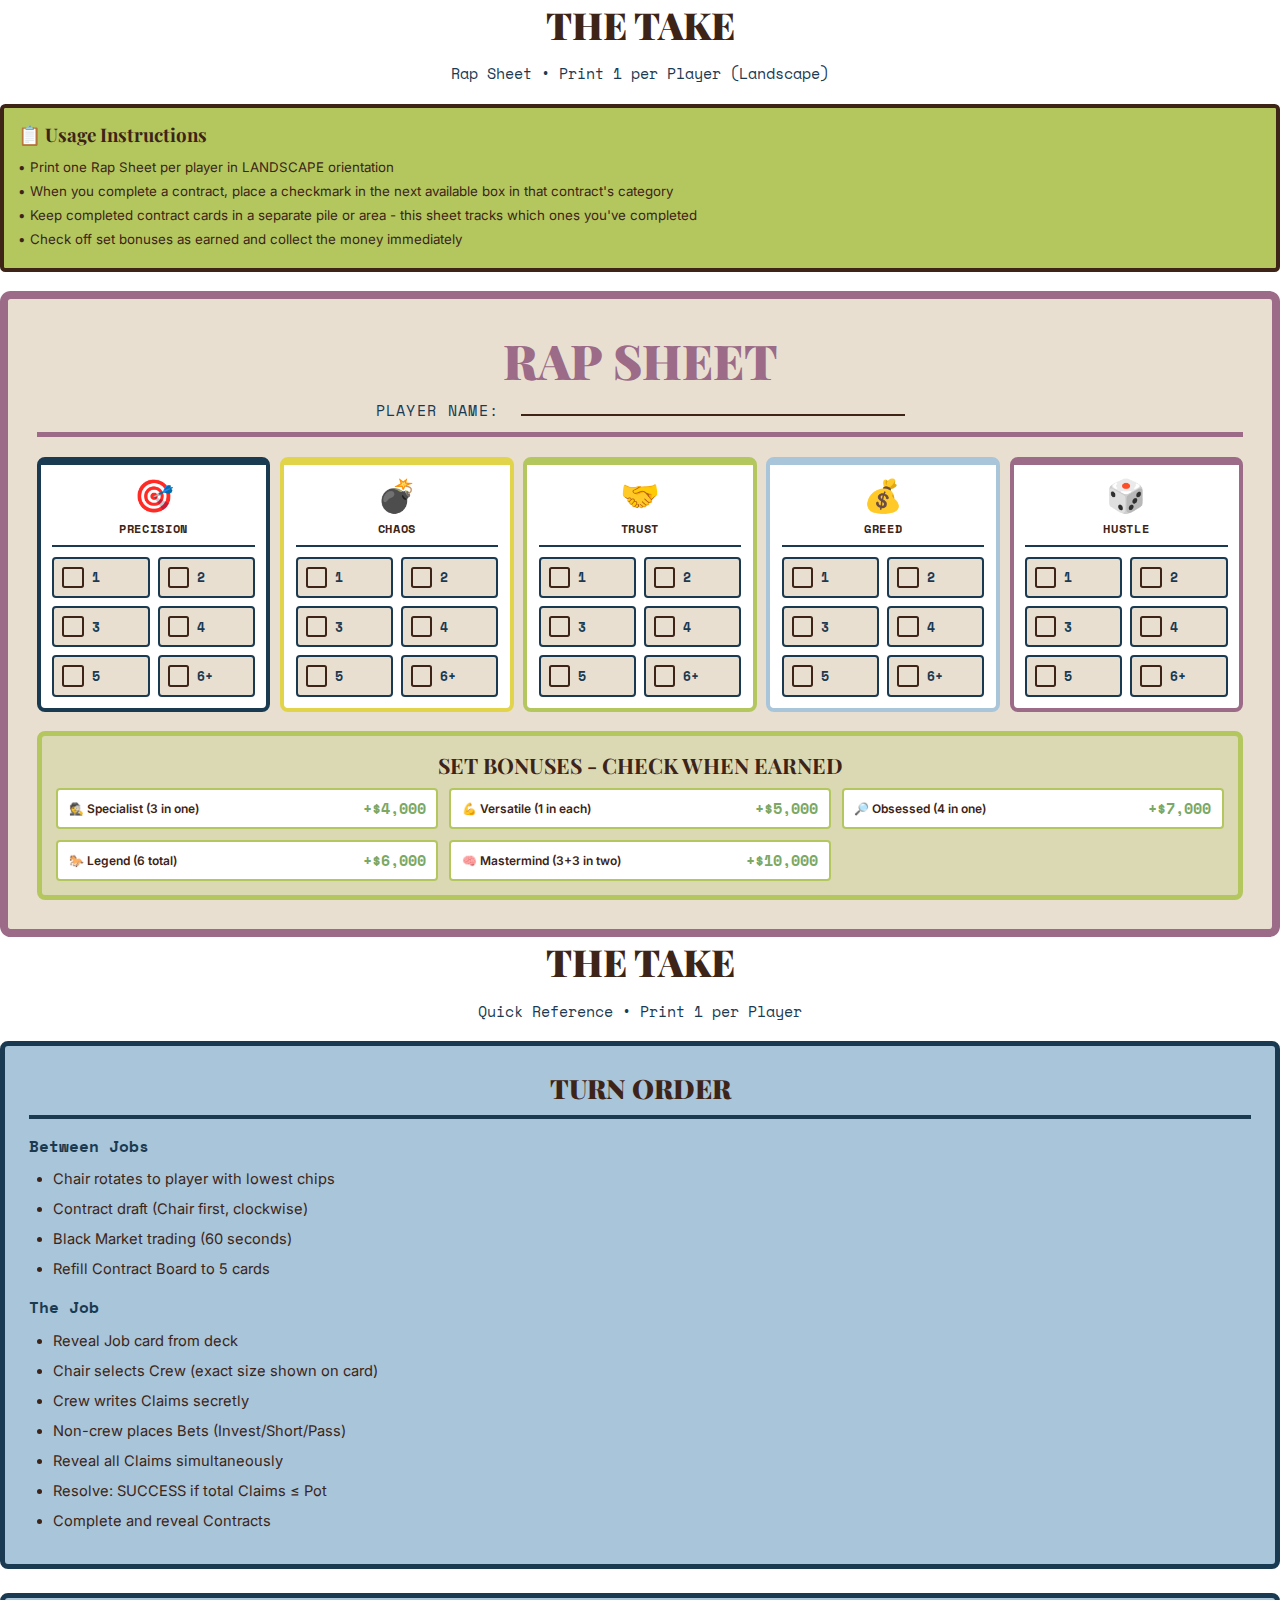
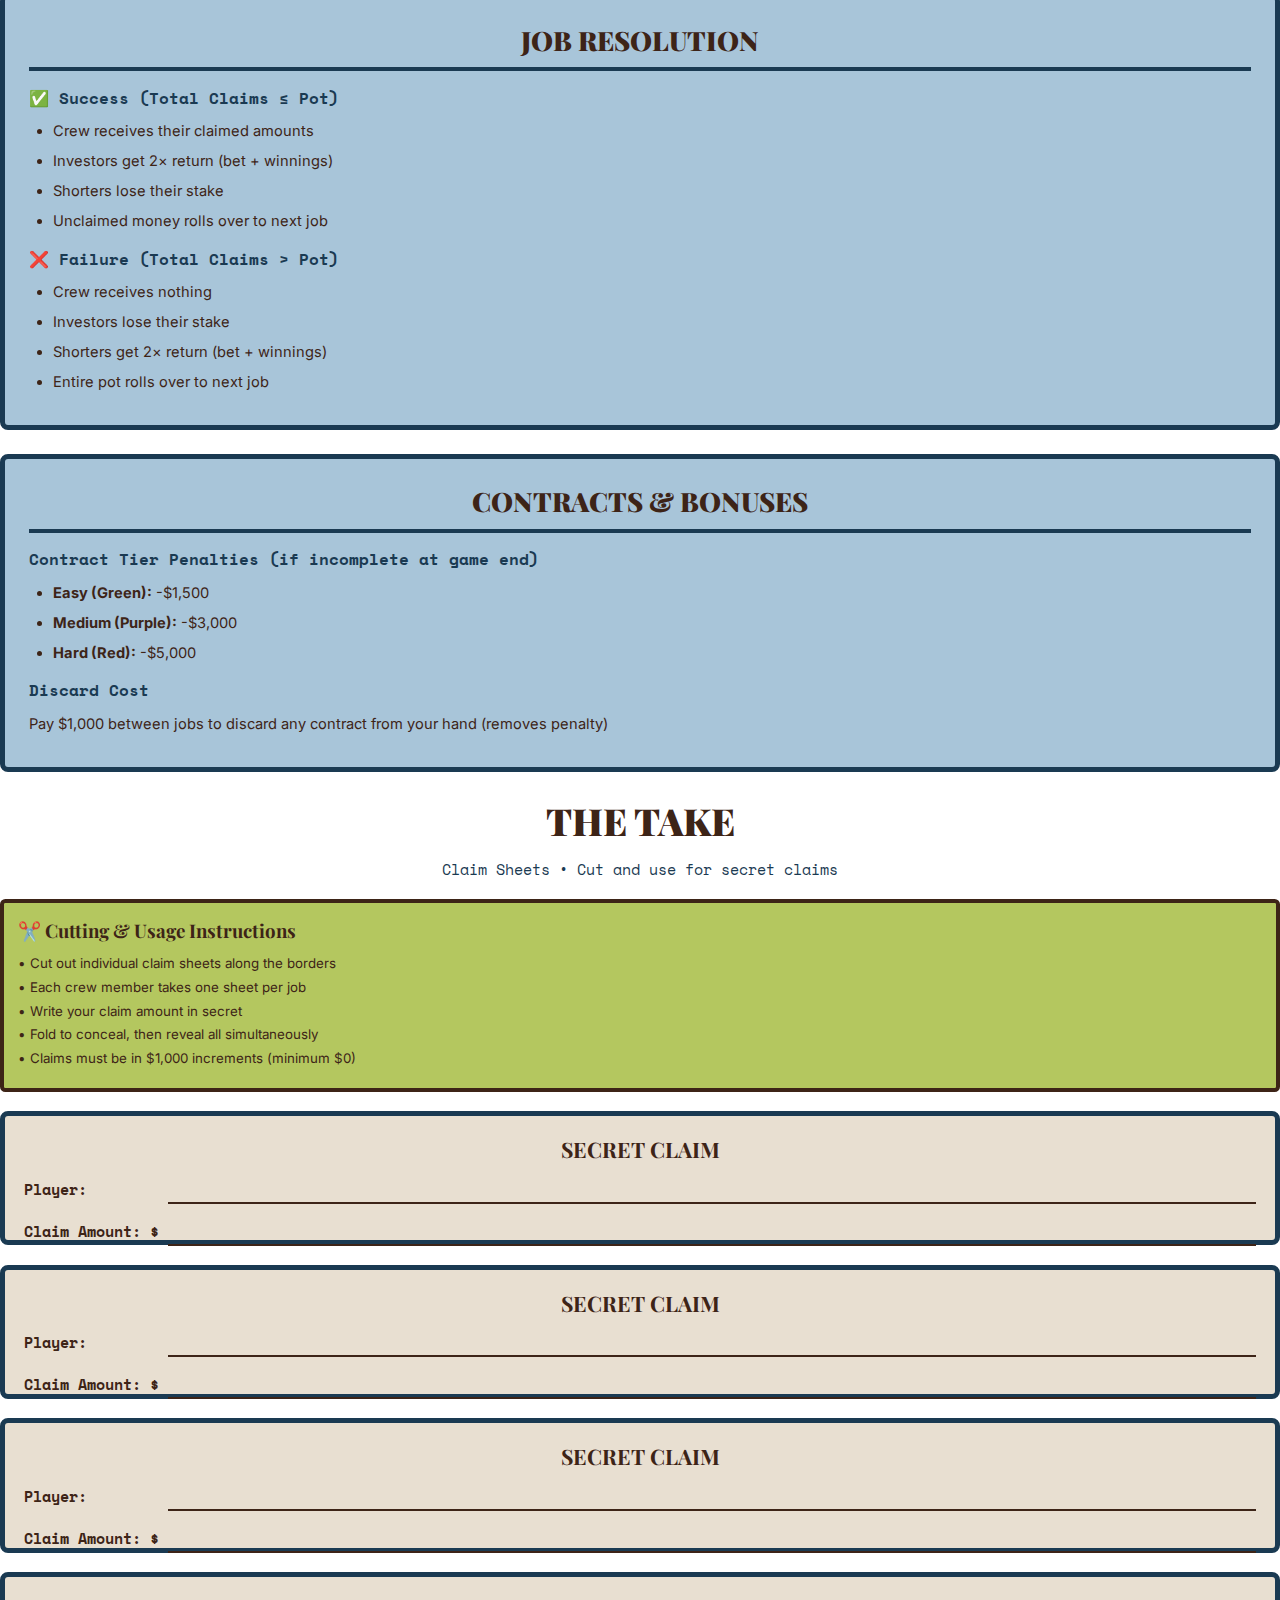
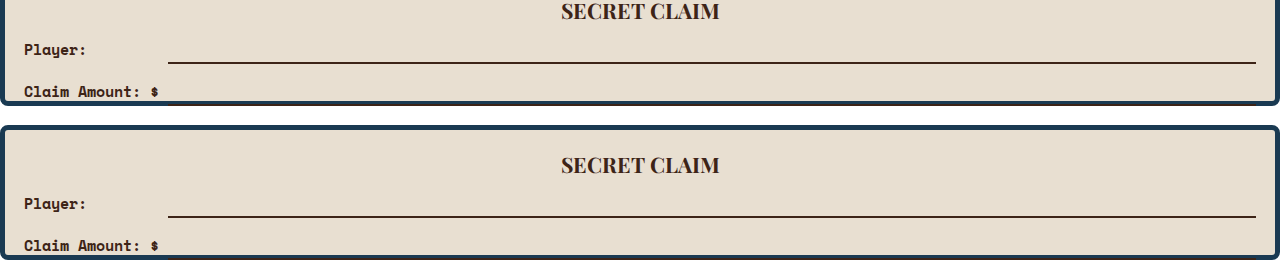
<file: print-boards-en.html>
<!DOCTYPE html>
<html lang="en">
<head>
    <meta charset="UTF-8">
    <meta name="viewport" content="width=device-width, initial-scale=1.0">
    <title>THE TAKE - Rap Sheets & Player Materials (English)</title>
    <link rel="preconnect" href="https://fonts.googleapis.com">
    <link rel="preconnect" href="https://fonts.gstatic.com" crossorigin>
    <link href="https://fonts.googleapis.com/css2?family=Playfair+Display:wght@400;700;900&family=Inter:wght@300;400;500;600;700&family=Space+Mono:wght@400;700&display=swap" rel="stylesheet">

    <style>
        @page {
            size: letter landscape;
            margin: 0.5in;
        }

        * {
            margin: 0;
            padding: 0;
            box-sizing: border-box;
        }

        body {
            font-family: 'Inter', sans-serif;
            background: white;
            color: #3d2417;
            print-color-adjust: exact;
            -webkit-print-color-adjust: exact;
        }

        :root {
            --sky-blue: #a8c5d9;
            --purple-mauve: #9b6b87;
            --cream: #e8dfd1;
            --lime-green: #b4c75f;
            --dark-brown: #3d2417;
            --navy-blue: #1a3a52;
        }

        .page {
            page-break-after: always;
        }

        .page:last-child {
            page-break-after: auto;
        }

        .page-title {
            font-family: 'Playfair Display', serif;
            font-size: 28pt;
            font-weight: 900;
            color: var(--dark-brown);
            text-align: center;
            margin-bottom: 0.15in;
        }

        .page-subtitle {
            font-family: 'Space Mono', monospace;
            font-size: 11pt;
            color: var(--navy-blue);
            text-align: center;
            margin-bottom: 0.2in;
        }

        /* Rap Sheet - Landscape Layout */
        .rap-sheet {
            background: var(--cream);
            border: 6pt solid var(--purple-mauve);
            border-radius: 8pt;
            padding: 0.3in;
        }

        .rap-sheet-header {
            text-align: center;
            margin-bottom: 0.2in;
            padding-bottom: 0.12in;
            border-bottom: 4pt solid var(--purple-mauve);
        }

        .rap-sheet-title {
            font-family: 'Playfair Display', serif;
            font-size: 36pt;
            font-weight: 900;
            color: var(--purple-mauve);
            margin-bottom: 6pt;
        }

        .player-name-field {
            font-family: 'Space Mono', monospace;
            font-size: 11pt;
            color: var(--navy-blue);
            text-transform: uppercase;
            letter-spacing: 1pt;
        }

        .player-name-line {
            display: inline-block;
            width: 4in;
            border-bottom: 2pt solid var(--dark-brown);
            margin-left: 8pt;
        }

        .categories-grid {
            display: grid;
            grid-template-columns: repeat(5, 1fr);
            gap: 0.1in;
            margin-bottom: 0.2in;
        }

        .category-column {
            background: white;
            /* border: 3pt solid var(--navy-blue); */
            border-radius: 6pt;
            padding: 0.12in;
        }

        .category-header {
            text-align: center;
            padding-bottom: 0.08in;
            margin-bottom: 0.1in;
            border-bottom: 2pt solid var(--navy-blue);
        }

        .category-icon {
            font-size: 24pt;
            display: block;
            margin-bottom: 4pt;
        }

        .category-name {
            font-family: 'Space Mono', monospace;
            font-size: 9pt;
            font-weight: 700;
            color: var(--dark-brown);
            text-transform: uppercase;
            letter-spacing: 0.5pt;
        }

        .category-column.precision { border: 3pt solid var(--navy-blue); border-top: 6pt solid var(--navy-blue); }
        .category-column.chaos { border: 3pt solid #e2d44a; border-top: 6pt solid #e2d44a; }
        .category-column.trust { border: 3pt solid var(--lime-green); border-top: 6pt solid var(--lime-green); }
        .category-column.greed { border: 3pt solid var(--sky-blue); border-top: 6pt solid var(--sky-blue); }
        .category-column.hustle { border: 3pt solid var(--purple-mauve); border-top: 6pt solid var(--purple-mauve); }

        .contract-tracker {
            display: grid;
            grid-template-columns: repeat(2, 1fr);
            gap: 6pt;
            font-size: 10pt;
        }

        .contract-box {
            display: flex;
            align-items: center;
            padding: 6pt;
            background: var(--cream);
            border: 2pt solid var(--navy-blue);
            border-radius: 3pt;
            min-height: 0.35in;
        }

        .contract-checkbox {
            width: 16pt;
            height: 16pt;
            border: 2pt solid var(--dark-brown);
            border-radius: 2pt;
            margin-right: 6pt;
            flex-shrink: 0;
        }

        .contract-number {
            font-family: 'Space Mono', monospace;
            font-weight: 600;
            color: var(--navy-blue);
        }

        .set-bonuses {
            background: rgba(180, 199, 95, 0.25);
            border: 4pt solid var(--lime-green);
            border-radius: 6pt;
            padding: 0.15in;
        }

        .set-bonuses-title {
            font-family: 'Playfair Display', serif;
            font-size: 16pt;
            font-weight: 700;
            color: var(--dark-brown);
            margin-bottom: 0.1in;
            text-align: center;
        }

        .bonus-list {
            display: grid;
            grid-template-columns: repeat(3, 1fr);
            gap: 8pt;
            font-size: 10pt;
        }

        .bonus-item {
            display: flex;
            justify-content: space-between;
            align-items: center;
            padding: 6pt 8pt;
            background: white;
            border-radius: 3pt;
            border: 2pt solid var(--lime-green);
        }

        .bonus-name {
            font-weight: 600;
            font-size: 9pt;
        }

        .bonus-amount {
            font-family: 'Space Mono', monospace;
            font-weight: 700;
            color: #7ba865;
            font-size: 11pt;
        }

        /* Reference Cards - Portrait */
        @page :not(.rap-sheet-page) {
            size: letter portrait;
            margin: 0.5in;
        }

        .reference-card {
            background: var(--sky-blue);
            border: 4pt solid var(--navy-blue);
            border-radius: 6pt;
            padding: 0.25in;
            margin-bottom: 0.25in;
            page-break-inside: avoid;
        }

        .reference-title {
            font-family: 'Playfair Display', serif;
            font-size: 20pt;
            font-weight: 900;
            color: var(--dark-brown);
            text-align: center;
            margin-bottom: 0.15in;
            border-bottom: 3pt solid var(--navy-blue);
            padding-bottom: 0.1in;
        }

        .reference-section {
            margin-bottom: 0.15in;
        }

        .reference-section:last-child {
            margin-bottom: 0;
        }

        .reference-section h3 {
            font-family: 'Space Mono', monospace;
            font-size: 12pt;
            font-weight: 700;
            color: var(--navy-blue);
            margin-bottom: 8pt;
        }

        .reference-section p,
        .reference-section li {
            font-size: 11pt;
            line-height: 1.5;
            margin-bottom: 6pt;
        }

        .reference-section ul {
            margin-left: 0.25in;
        }

        /* Claim Sheets */
        .claim-sheet {
            background: var(--cream);
            border: 4pt solid var(--navy-blue);
            border-radius: 6pt;
            padding: 0.2in;
            margin-bottom: 0.2in;
            height: 1.4in;
        }

        .claim-title {
            font-family: 'Playfair Display', serif;
            font-size: 16pt;
            font-weight: 700;
            color: var(--dark-brown);
            text-align: center;
            margin-bottom: 0.12in;
        }

        .claim-line {
            display: flex;
            align-items: center;
            margin-bottom: 10pt;
        }

        .claim-line-label {
            font-family: 'Space Mono', monospace;
            font-size: 11pt;
            font-weight: 600;
            width: 1.5in;
        }

        .claim-line-field {
            flex: 1;
            height: 0.3in;
            border-bottom: 2pt solid var(--dark-brown);
        }

        .print-info {
            background: var(--lime-green);
            padding: 0.15in;
            margin-bottom: 0.2in;
            border-radius: 4pt;
            border: 3pt solid var(--dark-brown);
        }

        .print-info h3 {
            font-family: 'Playfair Display', serif;
            font-size: 14pt;
            color: var(--dark-brown);
            margin-bottom: 8pt;
        }

        .print-info p {
            font-size: 10pt;
            margin-bottom: 4pt;
            line-height: 1.4;
        }

        @media print {
            .print-info {
                display: none;
            }
        }
    </style>
</head>
<body>

    <!-- RAP SHEET PAGE (Landscape) -->
    <div class="page rap-sheet-page">
        <h1 class="page-title">THE TAKE</h1>
        <p class="page-subtitle">Rap Sheet • Print 1 per Player (Landscape)</p>

        <div class="print-info">
            <h3>📋 Usage Instructions</h3>
            <p>• Print one Rap Sheet per player in LANDSCAPE orientation</p>
            <p>• When you complete a contract, place a checkmark in the next available box in that contract's category</p>
            <p>• Keep completed contract cards in a separate pile or area - this sheet tracks which ones you've completed</p>
            <p>• Check off set bonuses as earned and collect the money immediately</p>
        </div>

        <div class="rap-sheet">
            <div class="rap-sheet-header">
                <div class="rap-sheet-title">RAP SHEET</div>
                <div class="player-name-field">
                    PLAYER NAME: <span class="player-name-line"></span>
                </div>
            </div>

            <div class="categories-grid">
                <div class="category-column precision">
                    <div class="category-header">
                        <div class="category-icon">🎯</div>
                        <div class="category-name">Precision</div>
                    </div>
                    <div class="contract-tracker">
                        <div class="contract-box"><div class="contract-checkbox"></div><span class="contract-number">1</span></div>
                        <div class="contract-box"><div class="contract-checkbox"></div><span class="contract-number">2</span></div>
                        <div class="contract-box"><div class="contract-checkbox"></div><span class="contract-number">3</span></div>
                        <div class="contract-box"><div class="contract-checkbox"></div><span class="contract-number">4</span></div>
                        <div class="contract-box"><div class="contract-checkbox"></div><span class="contract-number">5</span></div>
                        <div class="contract-box"><div class="contract-checkbox"></div><span class="contract-number">6+</span></div>
                    </div>
                </div>

                <div class="category-column chaos">
                    <div class="category-header">
                        <div class="category-icon">💣</div>
                        <div class="category-name">Chaos</div>
                    </div>
                    <div class="contract-tracker">
                        <div class="contract-box"><div class="contract-checkbox"></div><span class="contract-number">1</span></div>
                        <div class="contract-box"><div class="contract-checkbox"></div><span class="contract-number">2</span></div>
                        <div class="contract-box"><div class="contract-checkbox"></div><span class="contract-number">3</span></div>
                        <div class="contract-box"><div class="contract-checkbox"></div><span class="contract-number">4</span></div>
                        <div class="contract-box"><div class="contract-checkbox"></div><span class="contract-number">5</span></div>
                        <div class="contract-box"><div class="contract-checkbox"></div><span class="contract-number">6+</span></div>
                    </div>
                </div>

                <div class="category-column trust">
                    <div class="category-header">
                        <div class="category-icon">🤝</div>
                        <div class="category-name">Trust</div>
                    </div>
                    <div class="contract-tracker">
                        <div class="contract-box"><div class="contract-checkbox"></div><span class="contract-number">1</span></div>
                        <div class="contract-box"><div class="contract-checkbox"></div><span class="contract-number">2</span></div>
                        <div class="contract-box"><div class="contract-checkbox"></div><span class="contract-number">3</span></div>
                        <div class="contract-box"><div class="contract-checkbox"></div><span class="contract-number">4</span></div>
                        <div class="contract-box"><div class="contract-checkbox"></div><span class="contract-number">5</span></div>
                        <div class="contract-box"><div class="contract-checkbox"></div><span class="contract-number">6+</span></div>
                    </div>
                </div>

                <div class="category-column greed">
                    <div class="category-header">
                        <div class="category-icon">💰</div>
                        <div class="category-name">Greed</div>
                    </div>
                    <div class="contract-tracker">
                        <div class="contract-box"><div class="contract-checkbox"></div><span class="contract-number">1</span></div>
                        <div class="contract-box"><div class="contract-checkbox"></div><span class="contract-number">2</span></div>
                        <div class="contract-box"><div class="contract-checkbox"></div><span class="contract-number">3</span></div>
                        <div class="contract-box"><div class="contract-checkbox"></div><span class="contract-number">4</span></div>
                        <div class="contract-box"><div class="contract-checkbox"></div><span class="contract-number">5</span></div>
                        <div class="contract-box"><div class="contract-checkbox"></div><span class="contract-number">6+</span></div>
                    </div>
                </div>

                <div class="category-column hustle">
                    <div class="category-header">
                        <div class="category-icon">🎲</div>
                        <div class="category-name">Hustle</div>
                    </div>
                    <div class="contract-tracker">
                        <div class="contract-box"><div class="contract-checkbox"></div><span class="contract-number">1</span></div>
                        <div class="contract-box"><div class="contract-checkbox"></div><span class="contract-number">2</span></div>
                        <div class="contract-box"><div class="contract-checkbox"></div><span class="contract-number">3</span></div>
                        <div class="contract-box"><div class="contract-checkbox"></div><span class="contract-number">4</span></div>
                        <div class="contract-box"><div class="contract-checkbox"></div><span class="contract-number">5</span></div>
                        <div class="contract-box"><div class="contract-checkbox"></div><span class="contract-number">6+</span></div>
                    </div>
                </div>
            </div>

            <div class="set-bonuses">
                <div class="set-bonuses-title">SET BONUSES - CHECK WHEN EARNED</div>
                <div class="bonus-list">
                    <div class="bonus-item">
                        <span class="bonus-name">🕵️ Specialist (3 in one)</span>
                        <span class="bonus-amount">+$4,000</span>
                    </div>
                    <div class="bonus-item">
                        <span class="bonus-name">💪 Versatile (1 in each)</span>
                        <span class="bonus-amount">+$5,000</span>
                    </div>
                    <div class="bonus-item">
                        <span class="bonus-name">🔎 Obsessed (4 in one)</span>
                        <span class="bonus-amount">+$7,000</span>
                    </div>
                    <div class="bonus-item">
                        <span class="bonus-name">🐎 Legend (6 total)</span>
                        <span class="bonus-amount">+$6,000</span>
                    </div>
                    <div class="bonus-item" style="grid-column: 2 / 3;">
                        <span class="bonus-name">🧠 Mastermind (3+3 in two)</span>
                        <span class="bonus-amount">+$10,000</span>
                    </div>
                </div>
            </div>
        </div>
    </div>

    <!-- PLAYER REFERENCE CARD PAGE (Portrait) -->
    <div class="page">
        <h1 class="page-title">THE TAKE</h1>
        <p class="page-subtitle">Quick Reference • Print 1 per Player</p>

        <div class="reference-card">
            <div class="reference-title">TURN ORDER</div>
            <div class="reference-section">
                <h3>Between Jobs</h3>
                <ul>
                    <li>Chair rotates to player with lowest chips</li>
                    <li>Contract draft (Chair first, clockwise)</li>
                    <li>Black Market trading (60 seconds)</li>
                    <li>Refill Contract Board to 5 cards</li>
                </ul>
            </div>
            <div class="reference-section">
                <h3>The Job</h3>
                <ul>
                    <li>Reveal Job card from deck</li>
                    <li>Chair selects Crew (exact size shown on card)</li>
                    <li>Crew writes Claims secretly</li>
                    <li>Non-crew places Bets (Invest/Short/Pass)</li>
                    <li>Reveal all Claims simultaneously</li>
                    <li>Resolve: SUCCESS if total Claims ≤ Pot</li>
                    <li>Complete and reveal Contracts</li>
                </ul>
            </div>
        </div>

        <div class="reference-card">
            <div class="reference-title">JOB RESOLUTION</div>
            <div class="reference-section">
                <h3>✅ Success (Total Claims ≤ Pot)</h3>
                <ul>
                    <li>Crew receives their claimed amounts</li>
                    <li>Investors get 2× return (bet + winnings)</li>
                    <li>Shorters lose their stake</li>
                    <li>Unclaimed money rolls over to next job</li>
                </ul>
            </div>
            <div class="reference-section">
                <h3>❌ Failure (Total Claims > Pot)</h3>
                <ul>
                    <li>Crew receives nothing</li>
                    <li>Investors lose their stake</li>
                    <li>Shorters get 2× return (bet + winnings)</li>
                    <li>Entire pot rolls over to next job</li>
                </ul>
            </div>
        </div>

        <div class="reference-card">
            <div class="reference-title">CONTRACTS & BONUSES</div>
            <div class="reference-section">
                <h3>Contract Tier Penalties (if incomplete at game end)</h3>
                <ul>
                    <li><strong>Easy (Green):</strong> -$1,500</li>
                    <li><strong>Medium (Purple):</strong> -$3,000</li>
                    <li><strong>Hard (Red):</strong> -$5,000</li>
                </ul>
            </div>
            <div class="reference-section">
                <h3>Discard Cost</h3>
                <p>Pay $1,000 between jobs to discard any contract from your hand (removes penalty)</p>
            </div>
        </div>
    </div>

    <!-- CLAIM SHEETS PAGE -->
    <div class="page">
        <h1 class="page-title">THE TAKE</h1>
        <p class="page-subtitle">Claim Sheets • Cut and use for secret claims</p>

        <div class="print-info">
            <h3>✂️ Cutting & Usage Instructions</h3>
            <p>• Cut out individual claim sheets along the borders</p>
            <p>• Each crew member takes one sheet per job</p>
            <p>• Write your claim amount in secret</p>
            <p>• Fold to conceal, then reveal all simultaneously</p>
            <p>• Claims must be in $1,000 increments (minimum $0)</p>
        </div>

        <div class="claim-sheet">
            <div class="claim-title">SECRET CLAIM</div>
            <div class="claim-line">
                <span class="claim-line-label">Player:</span>
                <div class="claim-line-field"></div>
            </div>
            <div class="claim-line">
                <span class="claim-line-label">Claim Amount: $</span>
                <div class="claim-line-field"></div>
            </div>
        </div>

        <div class="claim-sheet">
            <div class="claim-title">SECRET CLAIM</div>
            <div class="claim-line">
                <span class="claim-line-label">Player:</span>
                <div class="claim-line-field"></div>
            </div>
            <div class="claim-line">
                <span class="claim-line-label">Claim Amount: $</span>
                <div class="claim-line-field"></div>
            </div>
        </div>

        <div class="claim-sheet">
            <div class="claim-title">SECRET CLAIM</div>
            <div class="claim-line">
                <span class="claim-line-label">Player:</span>
                <div class="claim-line-field"></div>
            </div>
            <div class="claim-line">
                <span class="claim-line-label">Claim Amount: $</span>
                <div class="claim-line-field"></div>
            </div>
        </div>

        <div class="claim-sheet">
            <div class="claim-title">SECRET CLAIM</div>
            <div class="claim-line">
                <span class="claim-line-label">Player:</span>
                <div class="claim-line-field"></div>
            </div>
            <div class="claim-line">
                <span class="claim-line-label">Claim Amount: $</span>
                <div class="claim-line-field"></div>
            </div>
        </div>

        <div class="claim-sheet">
            <div class="claim-title">SECRET CLAIM</div>
            <div class="claim-line">
                <span class="claim-line-label">Player:</span>
                <div class="claim-line-field"></div>
            </div>
            <div class="claim-line">
                <span class="claim-line-label">Claim Amount: $</span>
                <div class="claim-line-field"></div>
            </div>
        </div>
    </div>

</body>
</html>
</file>
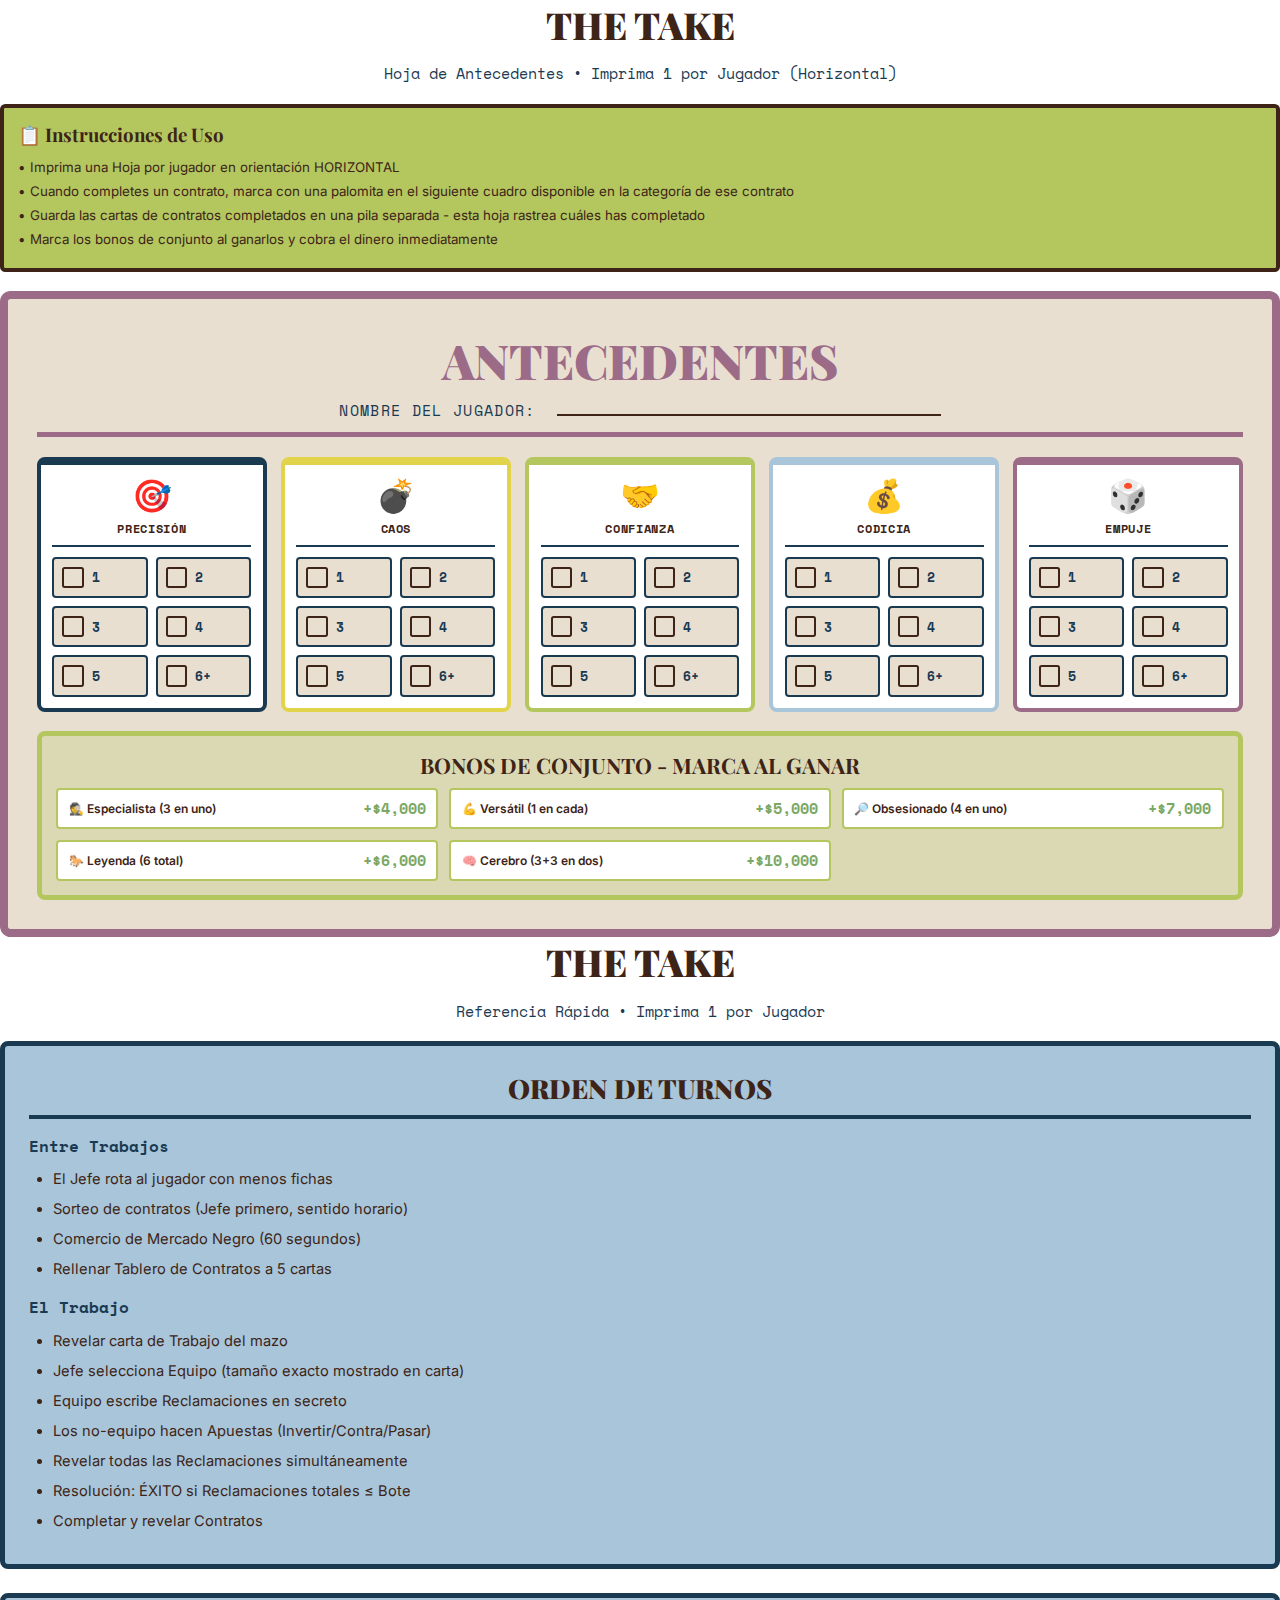
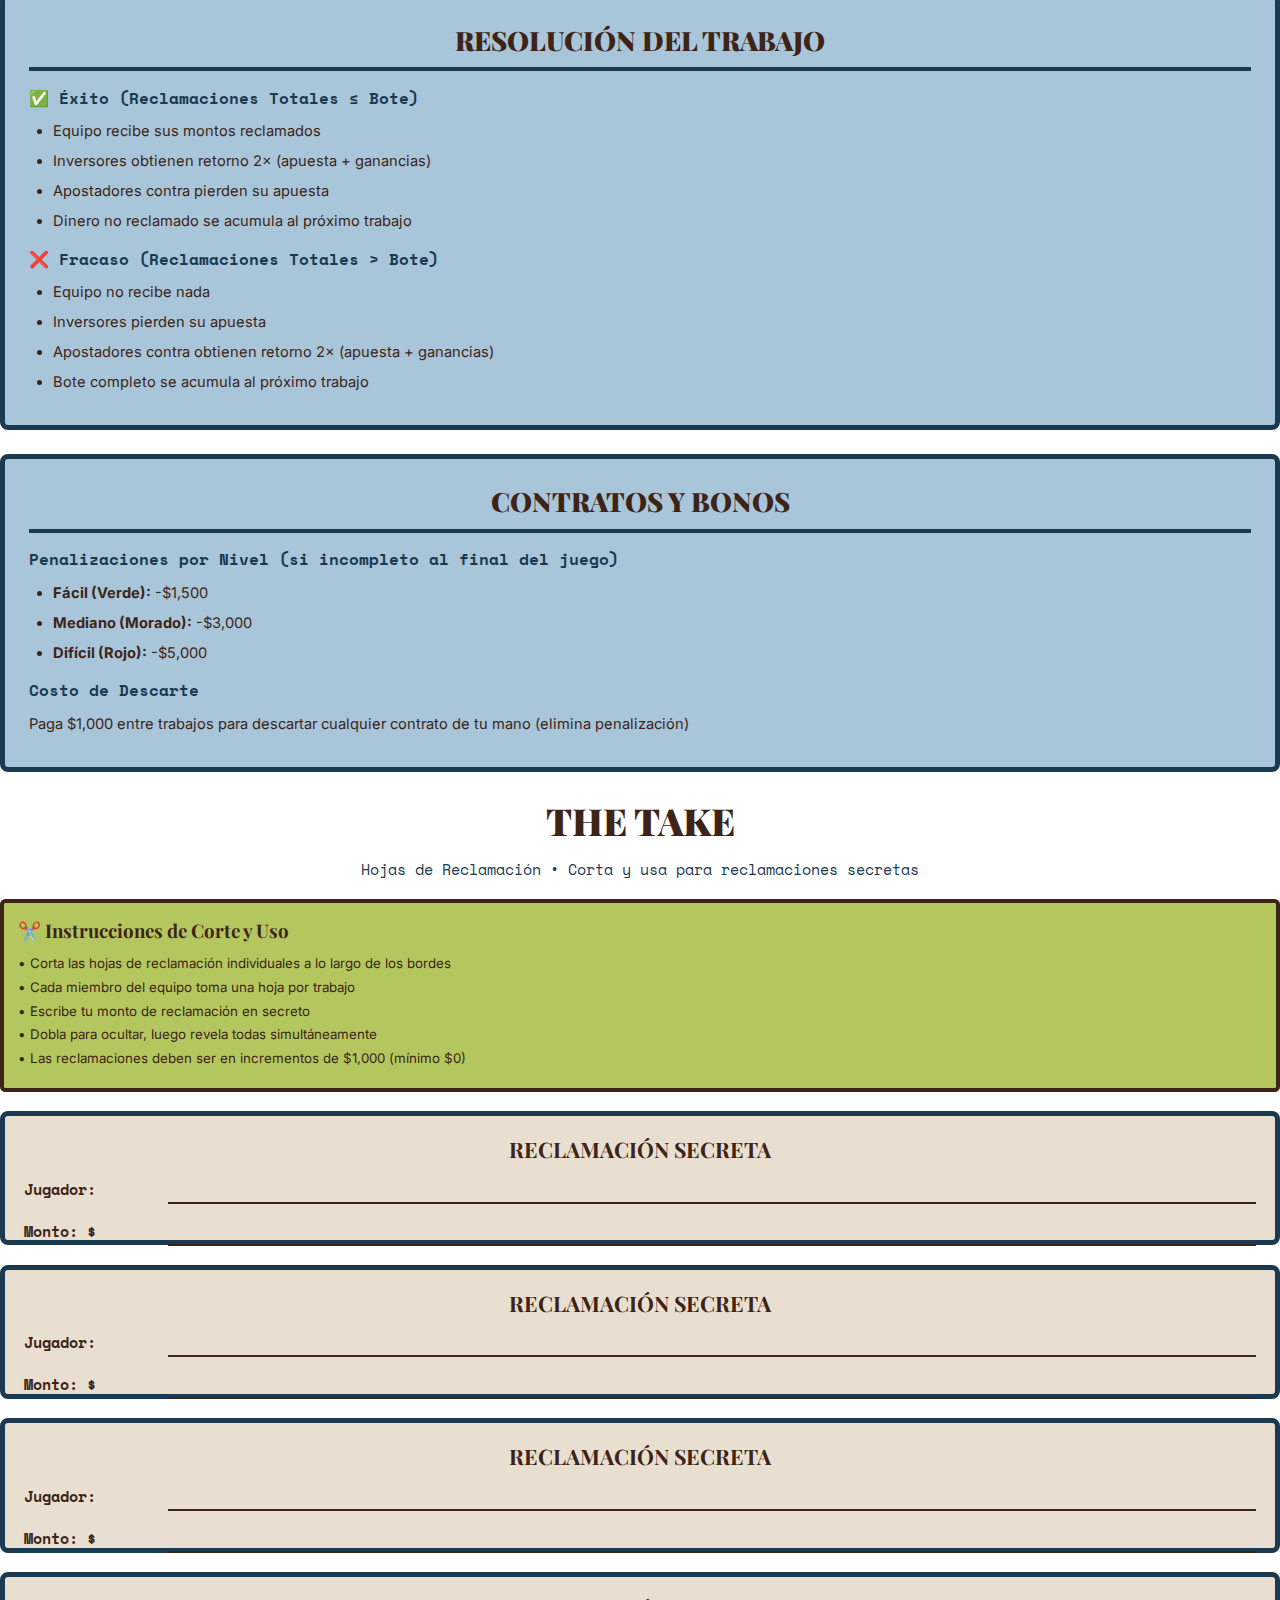
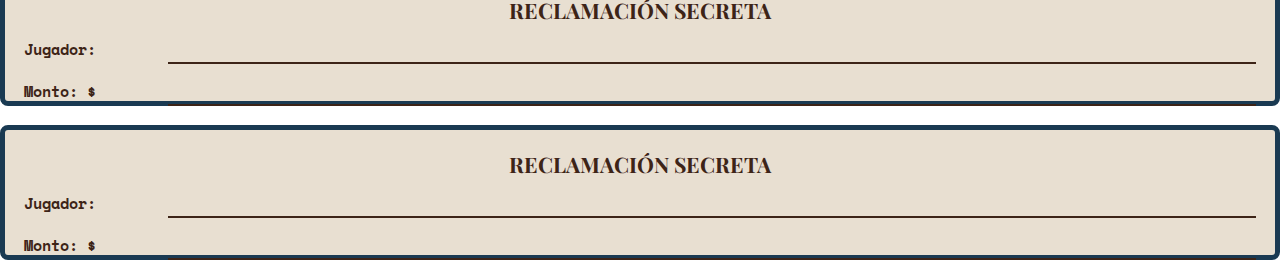
<file: print-boards-es.html>
<!DOCTYPE html>
<html lang="en">
<head>
    <meta charset="UTF-8">
    <meta name="viewport" content="width=device-width, initial-scale=1.0">
    <title>THE TAKE - Hojas de Antecedentes y Materiales (Español)</title>
    <link rel="preconnect" href="https://fonts.googleapis.com">
    <link rel="preconnect" href="https://fonts.gstatic.com" crossorigin>
    <link href="https://fonts.googleapis.com/css2?family=Playfair+Display:wght@400;700;900&family=Inter:wght@300;400;500;600;700&family=Space+Mono:wght@400;700&display=swap" rel="stylesheet">

    <style>
        @page {
            size: letter landscape;
            margin: 0.5in;
        }

        * {
            margin: 0;
            padding: 0;
            box-sizing: border-box;
        }

        body {
            font-family: 'Inter', sans-serif;
            background: white;
            color: #3d2417;
            print-color-adjust: exact;
            -webkit-print-color-adjust: exact;
        }

        :root {
            --sky-blue: #a8c5d9;
            --purple-mauve: #9b6b87;
            --cream: #e8dfd1;
            --lime-green: #b4c75f;
            --dark-brown: #3d2417;
            --navy-blue: #1a3a52;
        }

        .page {
            page-break-after: always;
        }

        .page:last-child {
            page-break-after: auto;
        }

        .page-title {
            font-family: 'Playfair Display', serif;
            font-size: 28pt;
            font-weight: 900;
            color: var(--dark-brown);
            text-align: center;
            margin-bottom: 0.15in;
        }

        .page-subtitle {
            font-family: 'Space Mono', monospace;
            font-size: 11pt;
            color: var(--navy-blue);
            text-align: center;
            margin-bottom: 0.2in;
        }

        /* Rap Sheet - Landscape Layout */
        .rap-sheet {
            background: var(--cream);
            border: 6pt solid var(--purple-mauve);
            border-radius: 8pt;
            padding: 0.3in;
        }

        .rap-sheet-header {
            text-align: center;
            margin-bottom: 0.2in;
            padding-bottom: 0.12in;
            border-bottom: 4pt solid var(--purple-mauve);
        }

        .rap-sheet-title {
            font-family: 'Playfair Display', serif;
            font-size: 36pt;
            font-weight: 900;
            color: var(--purple-mauve);
            margin-bottom: 6pt;
        }

        .player-name-field {
            font-family: 'Space Mono', monospace;
            font-size: 11pt;
            color: var(--navy-blue);
            text-transform: uppercase;
            letter-spacing: 1pt;
        }

        .player-name-line {
            display: inline-block;
            width: 4in;
            border-bottom: 2pt solid var(--dark-brown);
            margin-left: 8pt;
        }

        .categories-grid {
            display: grid;
            grid-template-columns: repeat(5, 1fr);
            gap: 0.15in;
            margin-bottom: 0.2in;
        }

        .category-column {
            background: white;
            /* border: 3pt solid var(--navy-blue); */
            border-radius: 6pt;
            padding: 0.12in;
        }

        .category-header {
            text-align: center;
            padding-bottom: 0.08in;
            margin-bottom: 0.1in;
            border-bottom: 2pt solid var(--navy-blue);
        }

        .category-icon {
            font-size: 24pt;
            display: block;
            margin-bottom: 4pt;
        }

        .category-name {
            font-family: 'Space Mono', monospace;
            font-size: 9pt;
            font-weight: 700;
            color: var(--dark-brown);
            text-transform: uppercase;
            letter-spacing: 0.5pt;
        }

        .category-column.precision { border: 3pt solid var(--navy-blue); border-top: 6pt solid var(--navy-blue); }
        .category-column.chaos { border: 3pt solid #e2d44a; border-top: 6pt solid #e2d44a; }
        .category-column.trust { border: 3pt solid var(--lime-green); border-top: 6pt solid var(--lime-green); }
        .category-column.greed { border: 3pt solid var(--sky-blue); border-top: 6pt solid var(--sky-blue); }
        .category-column.hustle { border: 3pt solid var(--purple-mauve); border-top: 6pt solid var(--purple-mauve); }

        .contract-tracker {
            display: grid;
            grid-template-columns: repeat(2, 1fr);
            gap: 6pt;
            font-size: 10pt;
        }

        .contract-box {
            display: flex;
            align-items: center;
            padding: 6pt;
            background: var(--cream);
            border: 2pt solid var(--navy-blue);
            border-radius: 3pt;
            min-height: 0.35in;
        }

        .contract-checkbox {
            width: 16pt;
            height: 16pt;
            border: 2pt solid var(--dark-brown);
            border-radius: 2pt;
            margin-right: 6pt;
            flex-shrink: 0;
        }

        .contract-number {
            font-family: 'Space Mono', monospace;
            font-weight: 600;
            color: var(--navy-blue);
        }

        .set-bonuses {
            background: rgba(180, 199, 95, 0.25);
            border: 4pt solid var(--lime-green);
            border-radius: 6pt;
            padding: 0.15in;
        }

        .set-bonuses-title {
            font-family: 'Playfair Display', serif;
            font-size: 16pt;
            font-weight: 700;
            color: var(--dark-brown);
            margin-bottom: 0.1in;
            text-align: center;
        }

        .bonus-list {
            display: grid;
            grid-template-columns: repeat(3, 1fr);
            gap: 8pt;
            font-size: 10pt;
        }

        .bonus-item {
            display: flex;
            justify-content: space-between;
            align-items: center;
            padding: 6pt 8pt;
            background: white;
            border-radius: 3pt;
            border: 2pt solid var(--lime-green);
        }

        .bonus-name {
            font-weight: 600;
            font-size: 9pt;
        }

        .bonus-amount {
            font-family: 'Space Mono', monospace;
            font-weight: 700;
            color: #7ba865;
            font-size: 11pt;
        }

        /* Reference Cards - Portrait */
        @page :not(.rap-sheet-page) {
            size: letter portrait;
            margin: 0.5in;
        }

        .reference-card {
            background: var(--sky-blue);
            border: 4pt solid var(--navy-blue);
            border-radius: 6pt;
            padding: 0.25in;
            margin-bottom: 0.25in;
            page-break-inside: avoid;
        }

        .reference-title {
            font-family: 'Playfair Display', serif;
            font-size: 20pt;
            font-weight: 900;
            color: var(--dark-brown);
            text-align: center;
            margin-bottom: 0.15in;
            border-bottom: 3pt solid var(--navy-blue);
            padding-bottom: 0.1in;
        }

        .reference-section {
            margin-bottom: 0.15in;
        }

        .reference-section:last-child {
            margin-bottom: 0;
        }

        .reference-section h3 {
            font-family: 'Space Mono', monospace;
            font-size: 12pt;
            font-weight: 700;
            color: var(--navy-blue);
            margin-bottom: 8pt;
        }

        .reference-section p,
        .reference-section li {
            font-size: 11pt;
            line-height: 1.5;
            margin-bottom: 6pt;
        }

        .reference-section ul {
            margin-left: 0.25in;
        }

        /* Claim Sheets */
        .claim-sheet {
            background: var(--cream);
            border: 4pt solid var(--navy-blue);
            border-radius: 6pt;
            padding: 0.2in;
            margin-bottom: 0.2in;
            height: 1.4in;
        }

        .claim-title {
            font-family: 'Playfair Display', serif;
            font-size: 16pt;
            font-weight: 700;
            color: var(--dark-brown);
            text-align: center;
            margin-bottom: 0.12in;
        }

        .claim-line {
            display: flex;
            align-items: center;
            margin-bottom: 10pt;
        }

        .claim-line-label {
            font-family: 'Space Mono', monospace;
            font-size: 11pt;
            font-weight: 600;
            width: 1.5in;
        }

        .claim-line-field {
            flex: 1;
            height: 0.3in;
            border-bottom: 2pt solid var(--dark-brown);
        }

        .print-info {
            background: var(--lime-green);
            padding: 0.15in;
            margin-bottom: 0.2in;
            border-radius: 4pt;
            border: 3pt solid var(--dark-brown);
        }

        .print-info h3 {
            font-family: 'Playfair Display', serif;
            font-size: 14pt;
            color: var(--dark-brown);
            margin-bottom: 8pt;
        }

        .print-info p {
            font-size: 10pt;
            margin-bottom: 4pt;
            line-height: 1.4;
        }

        @media print {
            .print-info {
                display: none;
            }
        }
    </style>
</head>
<body>

    <!-- ANTECEDENTES PAGE (Landscape) -->
    <div class="page rap-sheet-page">
        <h1 class="page-title">THE TAKE</h1>
        <p class="page-subtitle">Hoja de Antecedentes • Imprima 1 por Jugador (Horizontal)</p>

        <div class="print-info">
            <h3>📋 Instrucciones de Uso</h3>
            <p>• Imprima una Hoja por jugador en orientación HORIZONTAL</p>
            <p>• Cuando completes un contrato, marca con una palomita en el siguiente cuadro disponible en la categoría de ese contrato</p>
            <p>• Guarda las cartas de contratos completados en una pila separada - esta hoja rastrea cuáles has completado</p>
            <p>• Marca los bonos de conjunto al ganarlos y cobra el dinero inmediatamente</p>
        </div>

        <div class="rap-sheet">
            <div class="rap-sheet-header">
                <div class="rap-sheet-title">ANTECEDENTES</div>
                <div class="player-name-field">
                    NOMBRE DEL JUGADOR: <span class="player-name-line"></span>
                </div>
            </div>

            <div class="categories-grid">
                <div class="category-column precision">
                    <div class="category-header">
                        <div class="category-icon">🎯</div>
                        <div class="category-name">Precisión</div>
                    </div>
                    <div class="contract-tracker">
                        <div class="contract-box"><div class="contract-checkbox"></div><span class="contract-number">1</span></div>
                        <div class="contract-box"><div class="contract-checkbox"></div><span class="contract-number">2</span></div>
                        <div class="contract-box"><div class="contract-checkbox"></div><span class="contract-number">3</span></div>
                        <div class="contract-box"><div class="contract-checkbox"></div><span class="contract-number">4</span></div>
                        <div class="contract-box"><div class="contract-checkbox"></div><span class="contract-number">5</span></div>
                        <div class="contract-box"><div class="contract-checkbox"></div><span class="contract-number">6+</span></div>
                    </div>
                </div>

                <div class="category-column chaos">
                    <div class="category-header">
                        <div class="category-icon">💣</div>
                        <div class="category-name">Caos</div>
                    </div>
                    <div class="contract-tracker">
                        <div class="contract-box"><div class="contract-checkbox"></div><span class="contract-number">1</span></div>
                        <div class="contract-box"><div class="contract-checkbox"></div><span class="contract-number">2</span></div>
                        <div class="contract-box"><div class="contract-checkbox"></div><span class="contract-number">3</span></div>
                        <div class="contract-box"><div class="contract-checkbox"></div><span class="contract-number">4</span></div>
                        <div class="contract-box"><div class="contract-checkbox"></div><span class="contract-number">5</span></div>
                        <div class="contract-box"><div class="contract-checkbox"></div><span class="contract-number">6+</span></div>
                    </div>
                </div>

                <div class="category-column trust">
                    <div class="category-header">
                        <div class="category-icon">🤝</div>
                        <div class="category-name">Confianza</div>
                    </div>
                    <div class="contract-tracker">
                        <div class="contract-box"><div class="contract-checkbox"></div><span class="contract-number">1</span></div>
                        <div class="contract-box"><div class="contract-checkbox"></div><span class="contract-number">2</span></div>
                        <div class="contract-box"><div class="contract-checkbox"></div><span class="contract-number">3</span></div>
                        <div class="contract-box"><div class="contract-checkbox"></div><span class="contract-number">4</span></div>
                        <div class="contract-box"><div class="contract-checkbox"></div><span class="contract-number">5</span></div>
                        <div class="contract-box"><div class="contract-checkbox"></div><span class="contract-number">6+</span></div>
                    </div>
                </div>

                <div class="category-column greed">
                    <div class="category-header">
                        <div class="category-icon">💰</div>
                        <div class="category-name">Codicia</div>
                    </div>
                    <div class="contract-tracker">
                        <div class="contract-box"><div class="contract-checkbox"></div><span class="contract-number">1</span></div>
                        <div class="contract-box"><div class="contract-checkbox"></div><span class="contract-number">2</span></div>
                        <div class="contract-box"><div class="contract-checkbox"></div><span class="contract-number">3</span></div>
                        <div class="contract-box"><div class="contract-checkbox"></div><span class="contract-number">4</span></div>
                        <div class="contract-box"><div class="contract-checkbox"></div><span class="contract-number">5</span></div>
                        <div class="contract-box"><div class="contract-checkbox"></div><span class="contract-number">6+</span></div>
                    </div>
                </div>

                <div class="category-column hustle">
                    <div class="category-header">
                        <div class="category-icon">🎲</div>
                        <div class="category-name">Empuje</div>
                    </div>
                    <div class="contract-tracker">
                        <div class="contract-box"><div class="contract-checkbox"></div><span class="contract-number">1</span></div>
                        <div class="contract-box"><div class="contract-checkbox"></div><span class="contract-number">2</span></div>
                        <div class="contract-box"><div class="contract-checkbox"></div><span class="contract-number">3</span></div>
                        <div class="contract-box"><div class="contract-checkbox"></div><span class="contract-number">4</span></div>
                        <div class="contract-box"><div class="contract-checkbox"></div><span class="contract-number">5</span></div>
                        <div class="contract-box"><div class="contract-checkbox"></div><span class="contract-number">6+</span></div>
                    </div>
                </div>
            </div>

            <div class="set-bonuses">
                <div class="set-bonuses-title">BONOS DE CONJUNTO - MARCA AL GANAR</div>
                <div class="bonus-list">
                    <div class="bonus-item">
                        <span class="bonus-name">🕵️ Especialista (3 en uno)</span>
                        <span class="bonus-amount">+$4,000</span>
                    </div>
                    <div class="bonus-item">
                        <span class="bonus-name">💪 Versátil (1 en cada)</span>
                        <span class="bonus-amount">+$5,000</span>
                    </div>
                    <div class="bonus-item">
                        <span class="bonus-name">🔎 Obsesionado (4 en uno)</span>
                        <span class="bonus-amount">+$7,000</span>
                    </div>
                    <div class="bonus-item">
                        <span class="bonus-name">🐎 Leyenda (6 total)</span>
                        <span class="bonus-amount">+$6,000</span>
                    </div>
                    <div class="bonus-item" style="grid-column: 2 / 3;">
                        <span class="bonus-name">🧠 Cerebro (3+3 en dos)</span>
                        <span class="bonus-amount">+$10,000</span>
                    </div>
                </div>
            </div>
        </div>
    </div>

    <!-- PLAYER REFERENCE CARD PAGE (Portrait) -->
    <div class="page">
        <h1 class="page-title">THE TAKE</h1>
        <p class="page-subtitle">Referencia Rápida • Imprima 1 por Jugador</p>

        <div class="reference-card">
            <div class="reference-title">ORDEN DE TURNOS</div>
            <div class="reference-section">
                <h3>Entre Trabajos</h3>
                <ul>
                    <li>El Jefe rota al jugador con menos fichas</li>
                    <li>Sorteo de contratos (Jefe primero, sentido horario)</li>
                    <li>Comercio de Mercado Negro (60 segundos)</li>
                    <li>Rellenar Tablero de Contratos a 5 cartas</li>
                </ul>
            </div>
            <div class="reference-section">
                <h3>El Trabajo</h3>
                <ul>
                    <li>Revelar carta de Trabajo del mazo</li>
                    <li>Jefe selecciona Equipo (tamaño exacto mostrado en carta)</li>
                    <li>Equipo escribe Reclamaciones en secreto</li>
                    <li>Los no-equipo hacen Apuestas (Invertir/Contra/Pasar)</li>
                    <li>Revelar todas las Reclamaciones simultáneamente</li>
                    <li>Resolución: ÉXITO si Reclamaciones totales ≤ Bote</li>
                    <li>Completar y revelar Contratos</li>
                </ul>
            </div>
        </div>

        <div class="reference-card">
            <div class="reference-title">RESOLUCIÓN DEL TRABAJO</div>
            <div class="reference-section">
                <h3>✅ Éxito (Reclamaciones Totales ≤ Bote)</h3>
                <ul>
                    <li>Equipo recibe sus montos reclamados</li>
                    <li>Inversores obtienen retorno 2× (apuesta + ganancias)</li>
                    <li>Apostadores contra pierden su apuesta</li>
                    <li>Dinero no reclamado se acumula al próximo trabajo</li>
                </ul>
            </div>
            <div class="reference-section">
                <h3>❌ Fracaso (Reclamaciones Totales > Bote)</h3>
                <ul>
                    <li>Equipo no recibe nada</li>
                    <li>Inversores pierden su apuesta</li>
                    <li>Apostadores contra obtienen retorno 2× (apuesta + ganancias)</li>
                    <li>Bote completo se acumula al próximo trabajo</li>
                </ul>
            </div>
        </div>

        <div class="reference-card">
            <div class="reference-title">CONTRATOS Y BONOS</div>
            <div class="reference-section">
                <h3>Penalizaciones por Nivel (si incompleto al final del juego)</h3>
                <ul>
                    <li><strong>Fácil (Verde):</strong> -$1,500</li>
                    <li><strong>Mediano (Morado):</strong> -$3,000</li>
                    <li><strong>Difícil (Rojo):</strong> -$5,000</li>
                </ul>
            </div>
            <div class="reference-section">
                <h3>Costo de Descarte</h3>
                <p>Paga $1,000 entre trabajos para descartar cualquier contrato de tu mano (elimina penalización)</p>
            </div>
        </div>
    </div>

    <!-- CLAIM SHEETS PAGE -->
    <div class="page">
        <h1 class="page-title">THE TAKE</h1>
        <p class="page-subtitle">Hojas de Reclamación • Corta y usa para reclamaciones secretas</p>

        <div class="print-info">
            <h3>✂️ Instrucciones de Corte y Uso</h3>
            <p>• Corta las hojas de reclamación individuales a lo largo de los bordes</p>
            <p>• Cada miembro del equipo toma una hoja por trabajo</p>
            <p>• Escribe tu monto de reclamación en secreto</p>
            <p>• Dobla para ocultar, luego revela todas simultáneamente</p>
            <p>• Las reclamaciones deben ser en incrementos de $1,000 (mínimo $0)</p>
        </div>

        <div class="claim-sheet">
            <div class="claim-title">RECLAMACIÓN SECRETA</div>
            <div class="claim-line">
                <span class="claim-line-label">Jugador:</span>
                <div class="claim-line-field"></div>
            </div>
            <div class="claim-line">
                <span class="claim-line-label">Monto: $</span>
                <div class="claim-line-field"></div>
            </div>
        </div>

        <div class="claim-sheet">
            <div class="claim-title">RECLAMACIÓN SECRETA</div>
            <div class="claim-line">
                <span class="claim-line-label">Jugador:</span>
                <div class="claim-line-field"></div>
            </div>
            <div class="claim-line">
                <span class="claim-line-label">Monto: $</span>
                <div class="claim-line-field"></div>
            </div>
        </div>

        <div class="claim-sheet">
            <div class="claim-title">RECLAMACIÓN SECRETA</div>
            <div class="claim-line">
                <span class="claim-line-label">Jugador:</span>
                <div class="claim-line-field"></div>
            </div>
            <div class="claim-line">
                <span class="claim-line-label">Monto: $</span>
                <div class="claim-line-field"></div>
            </div>
        </div>

        <div class="claim-sheet">
            <div class="claim-title">RECLAMACIÓN SECRETA</div>
            <div class="claim-line">
                <span class="claim-line-label">Jugador:</span>
                <div class="claim-line-field"></div>
            </div>
            <div class="claim-line">
                <span class="claim-line-label">Monto: $</span>
                <div class="claim-line-field"></div>
            </div>
        </div>

        <div class="claim-sheet">
            <div class="claim-title">RECLAMACIÓN SECRETA</div>
            <div class="claim-line">
                <span class="claim-line-label">Jugador:</span>
                <div class="claim-line-field"></div>
            </div>
            <div class="claim-line">
                <span class="claim-line-label">Monto: $</span>
                <div class="claim-line-field"></div>
            </div>
        </div>
    </div>

</body>
</html>
</file>
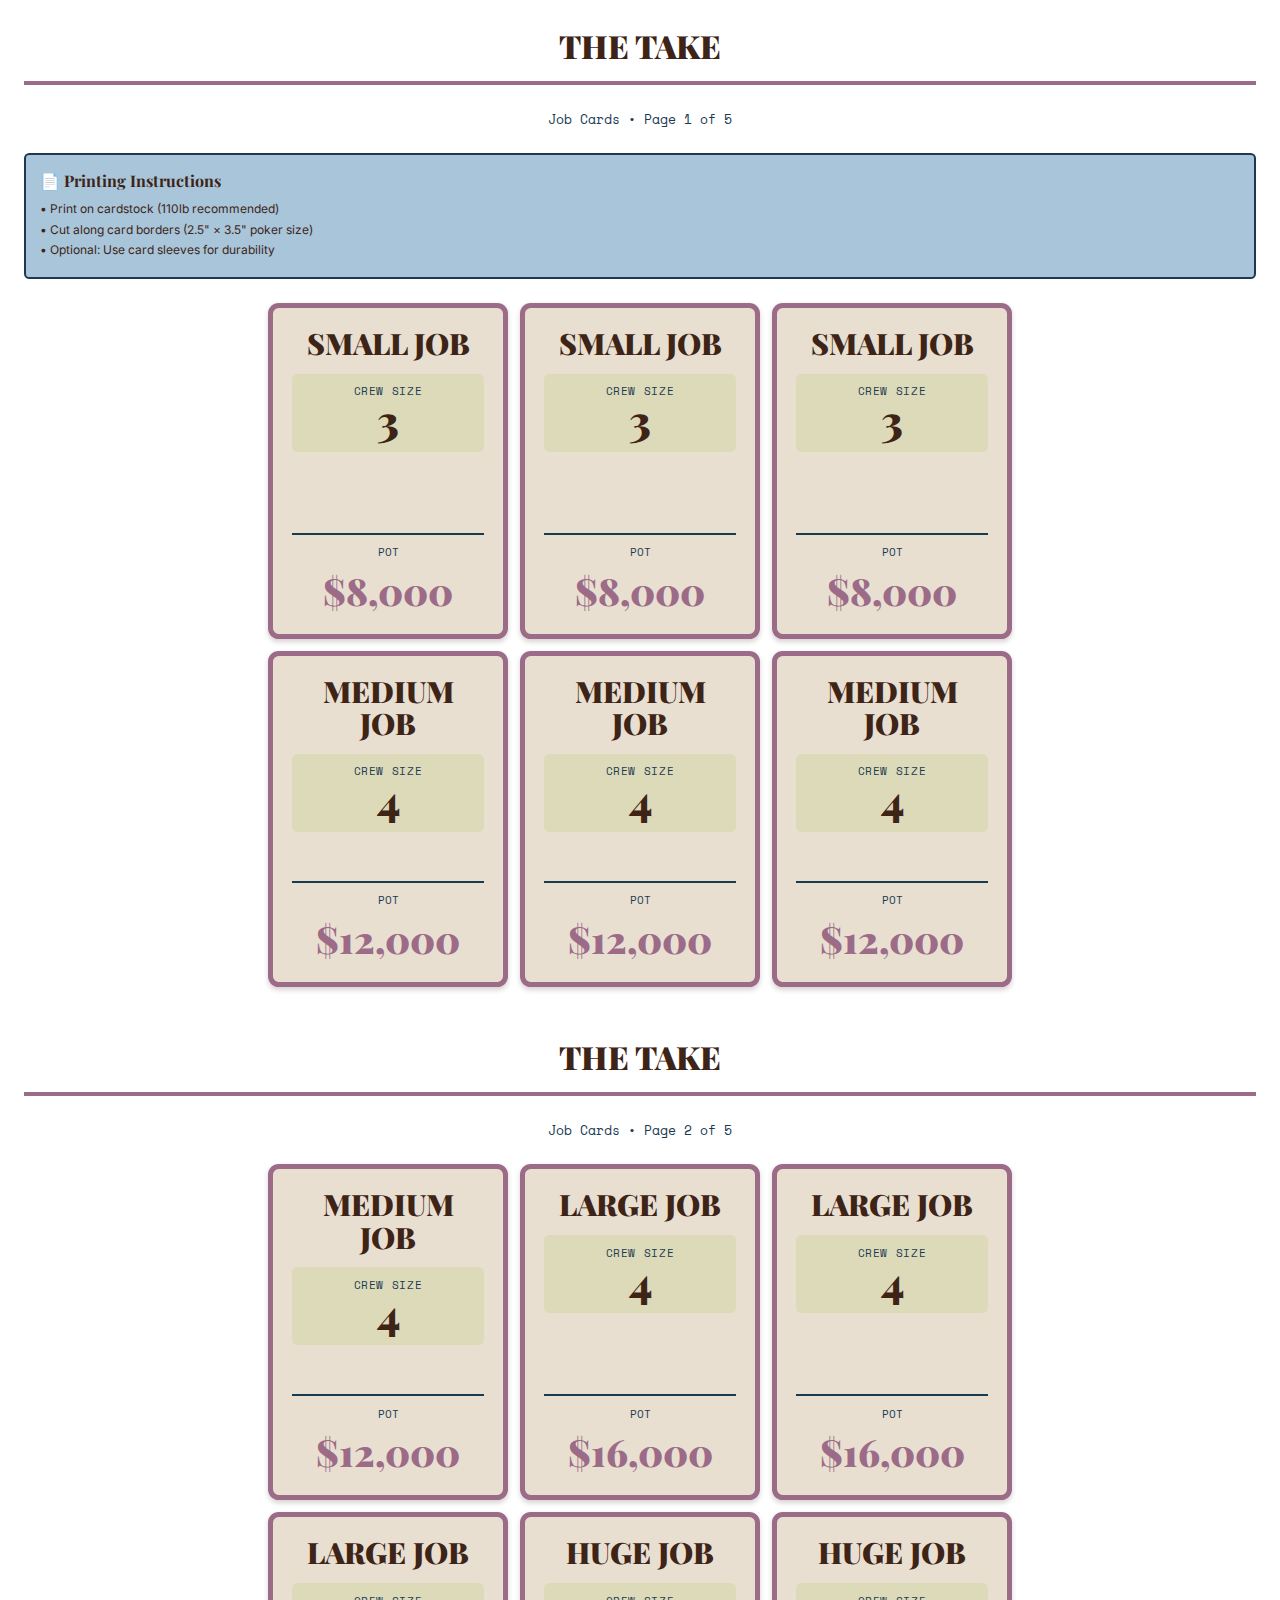
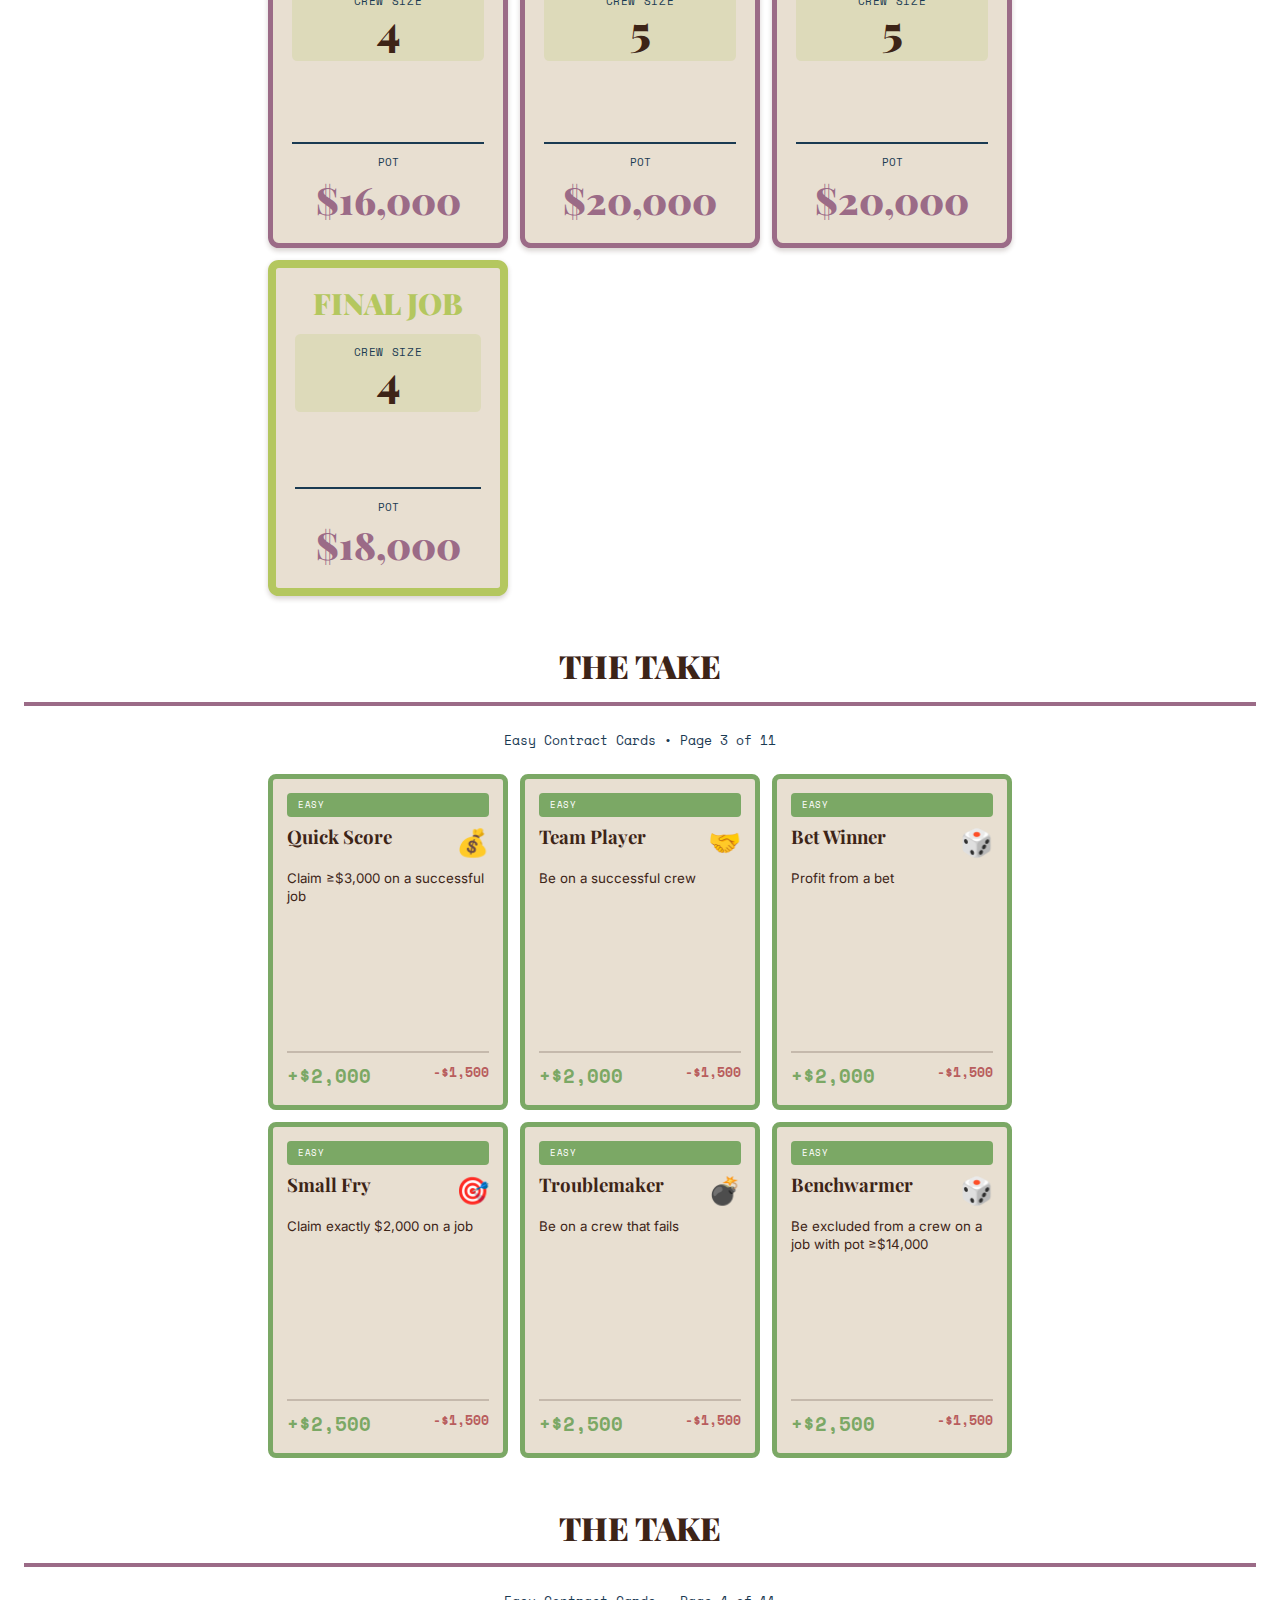
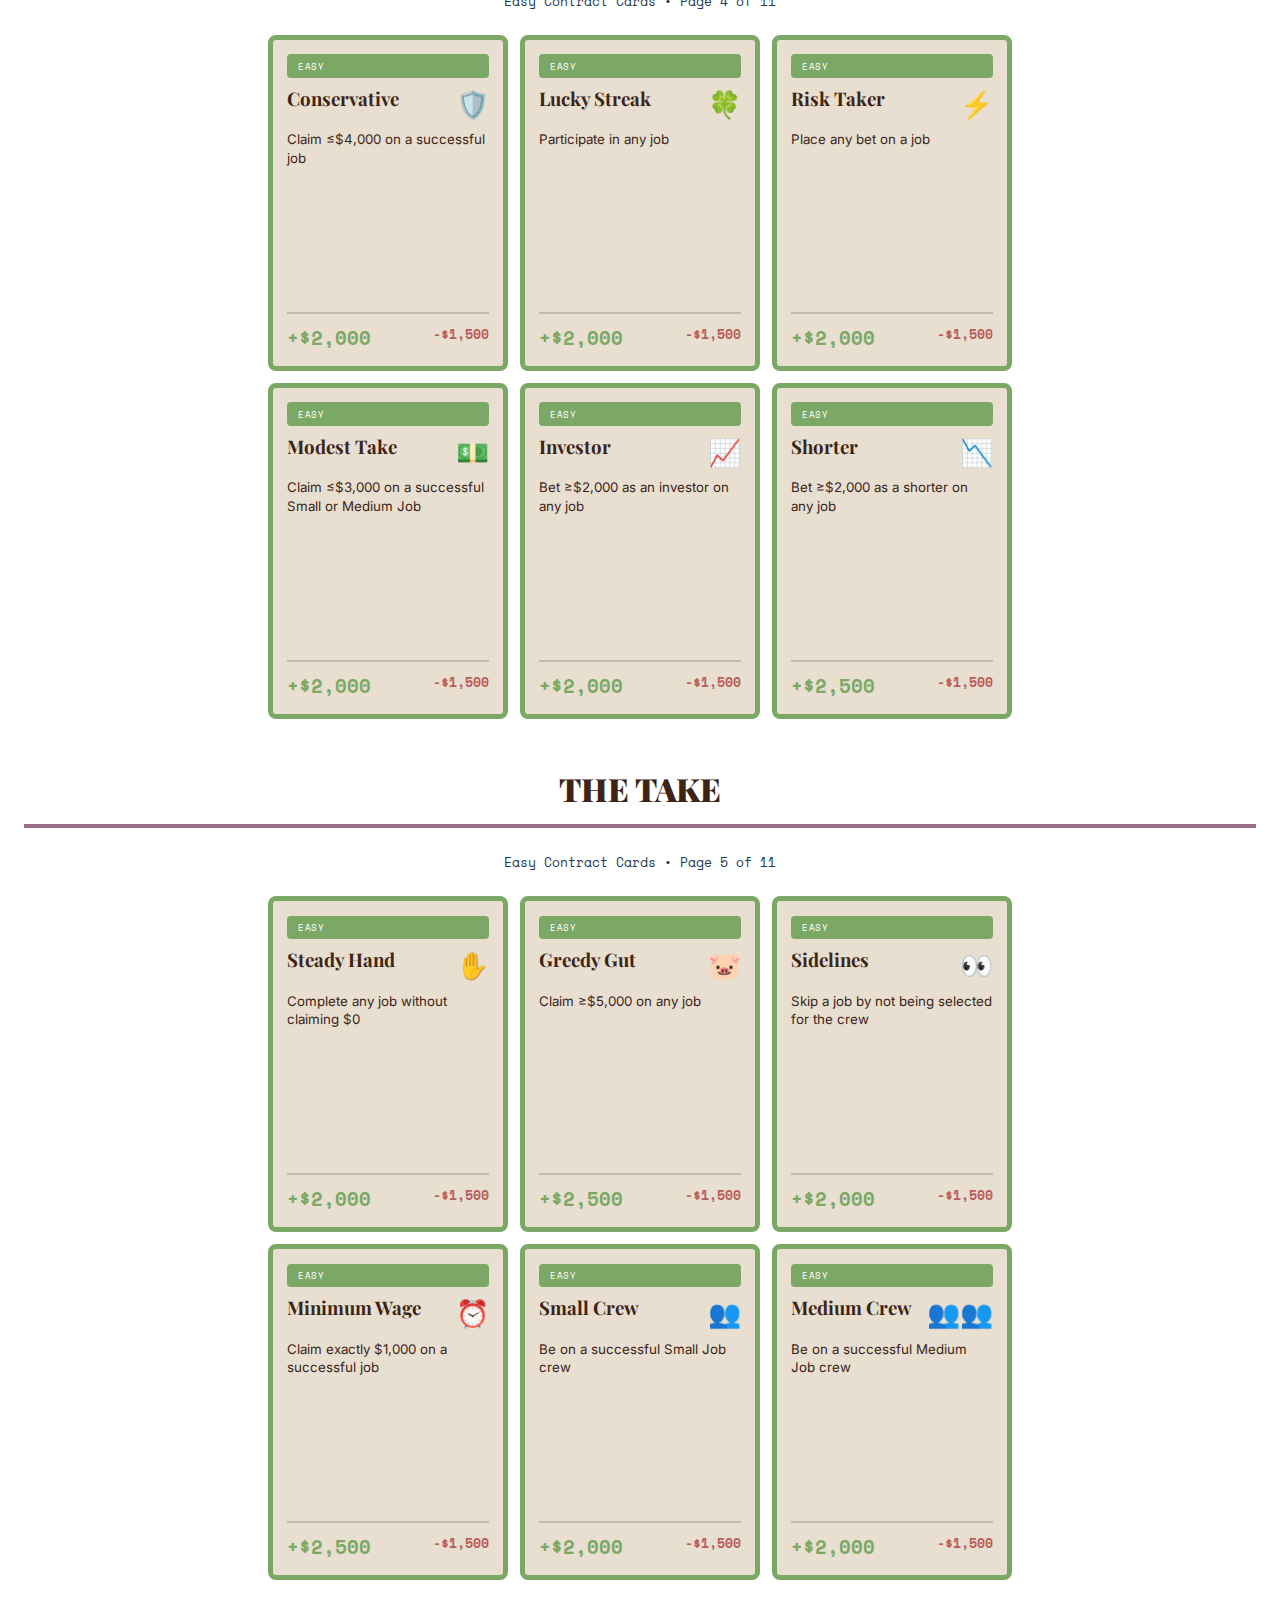
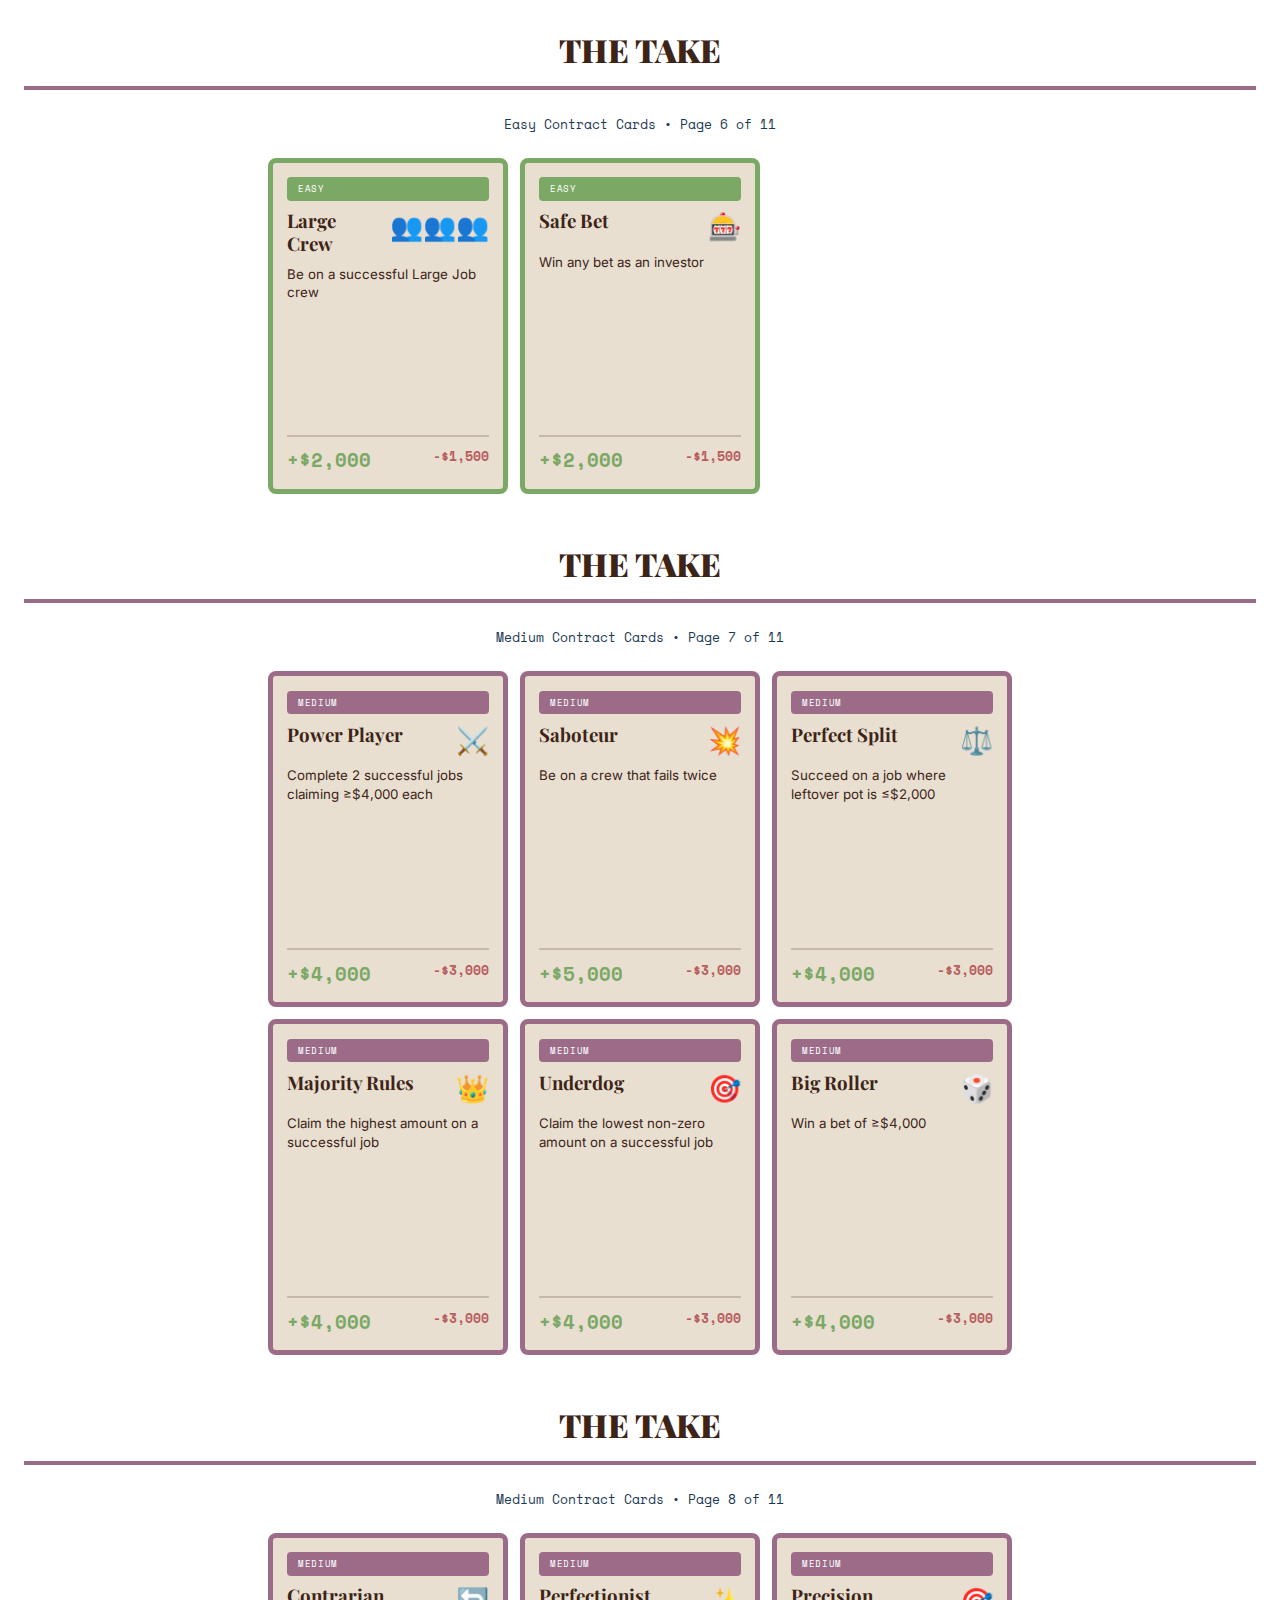
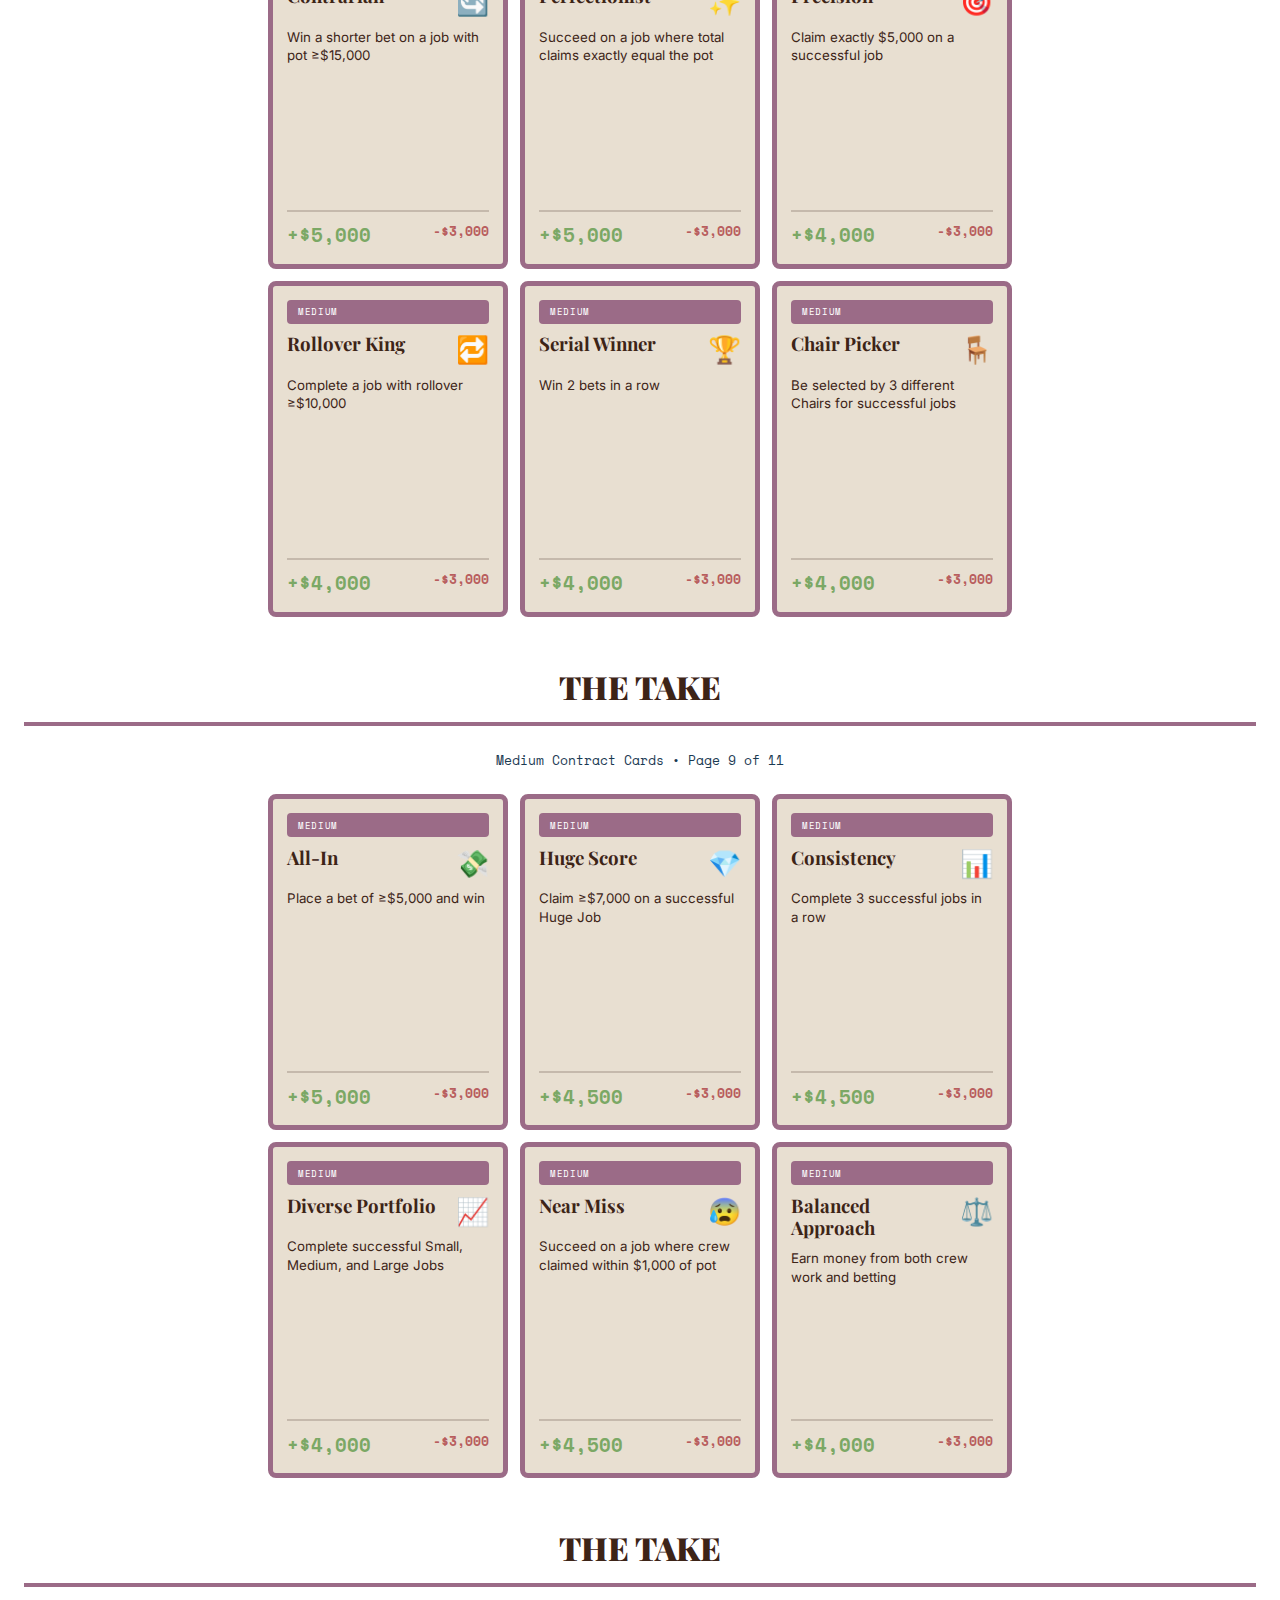
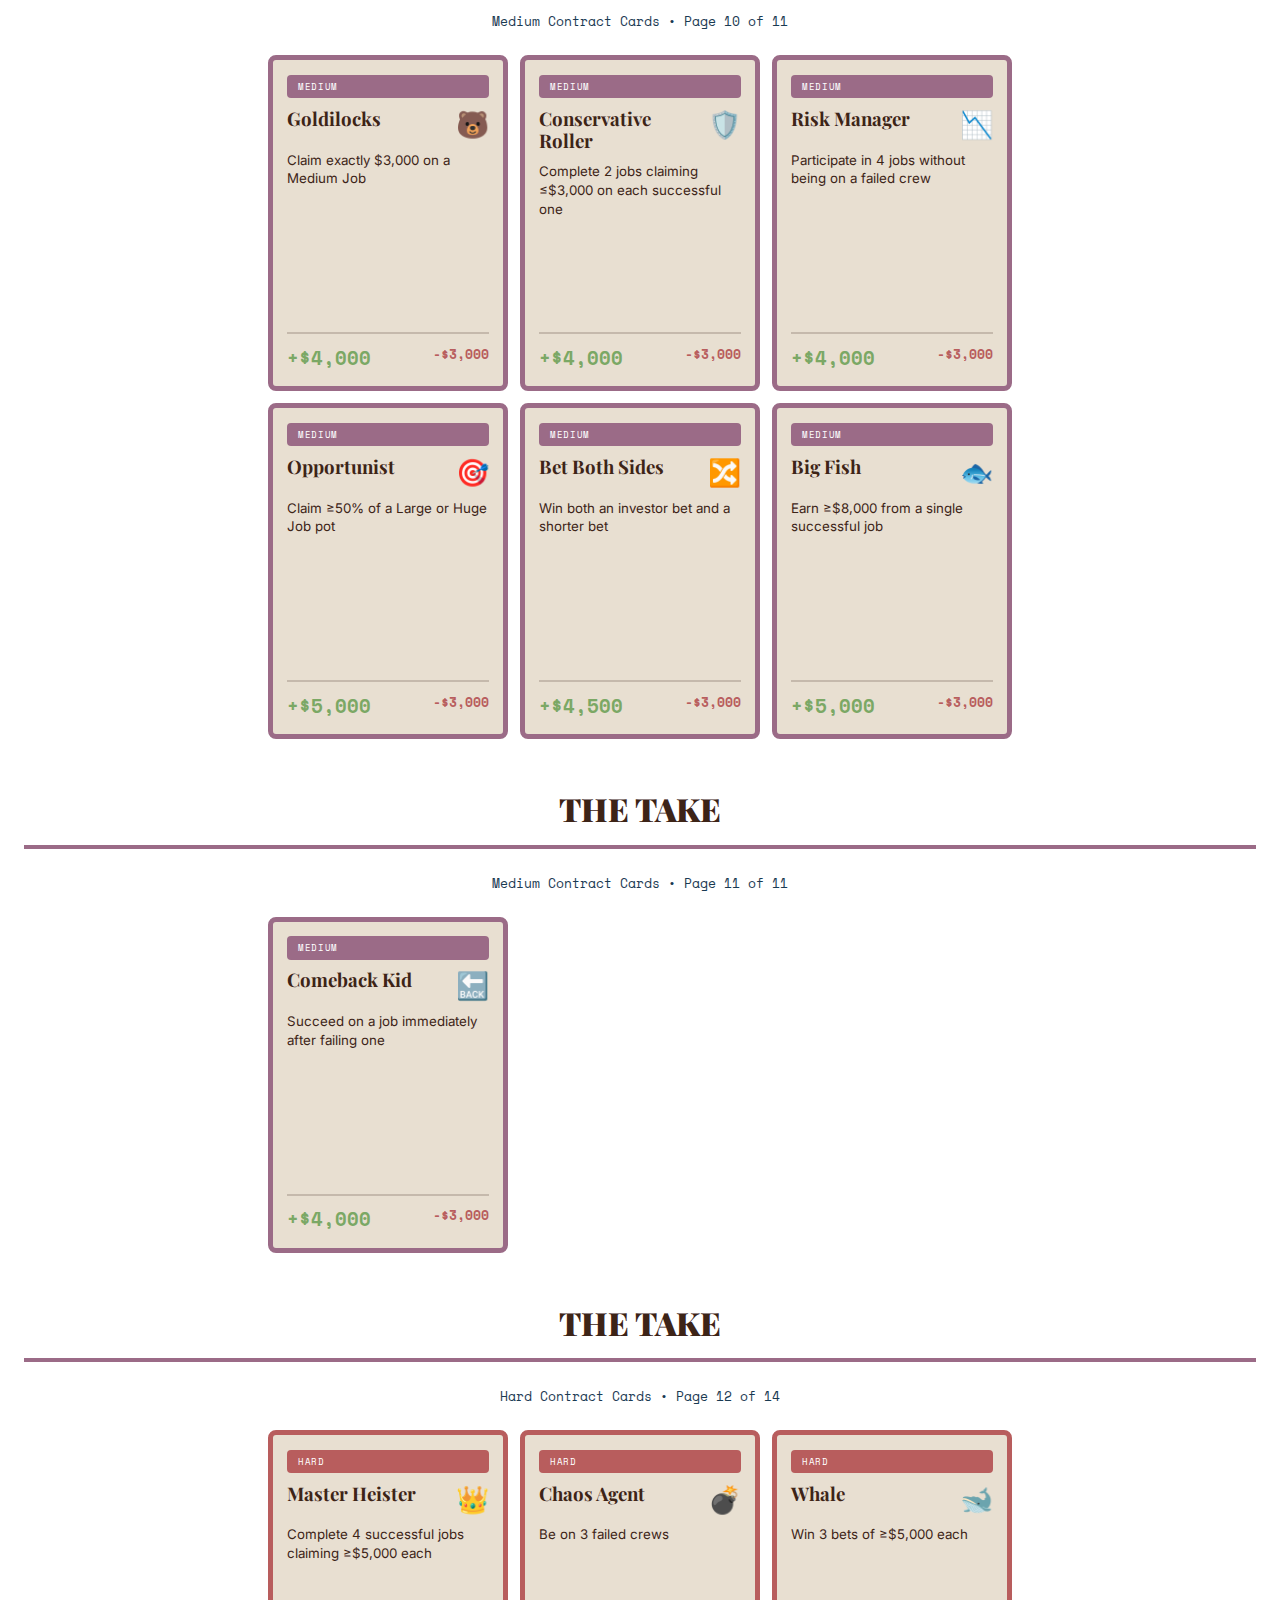
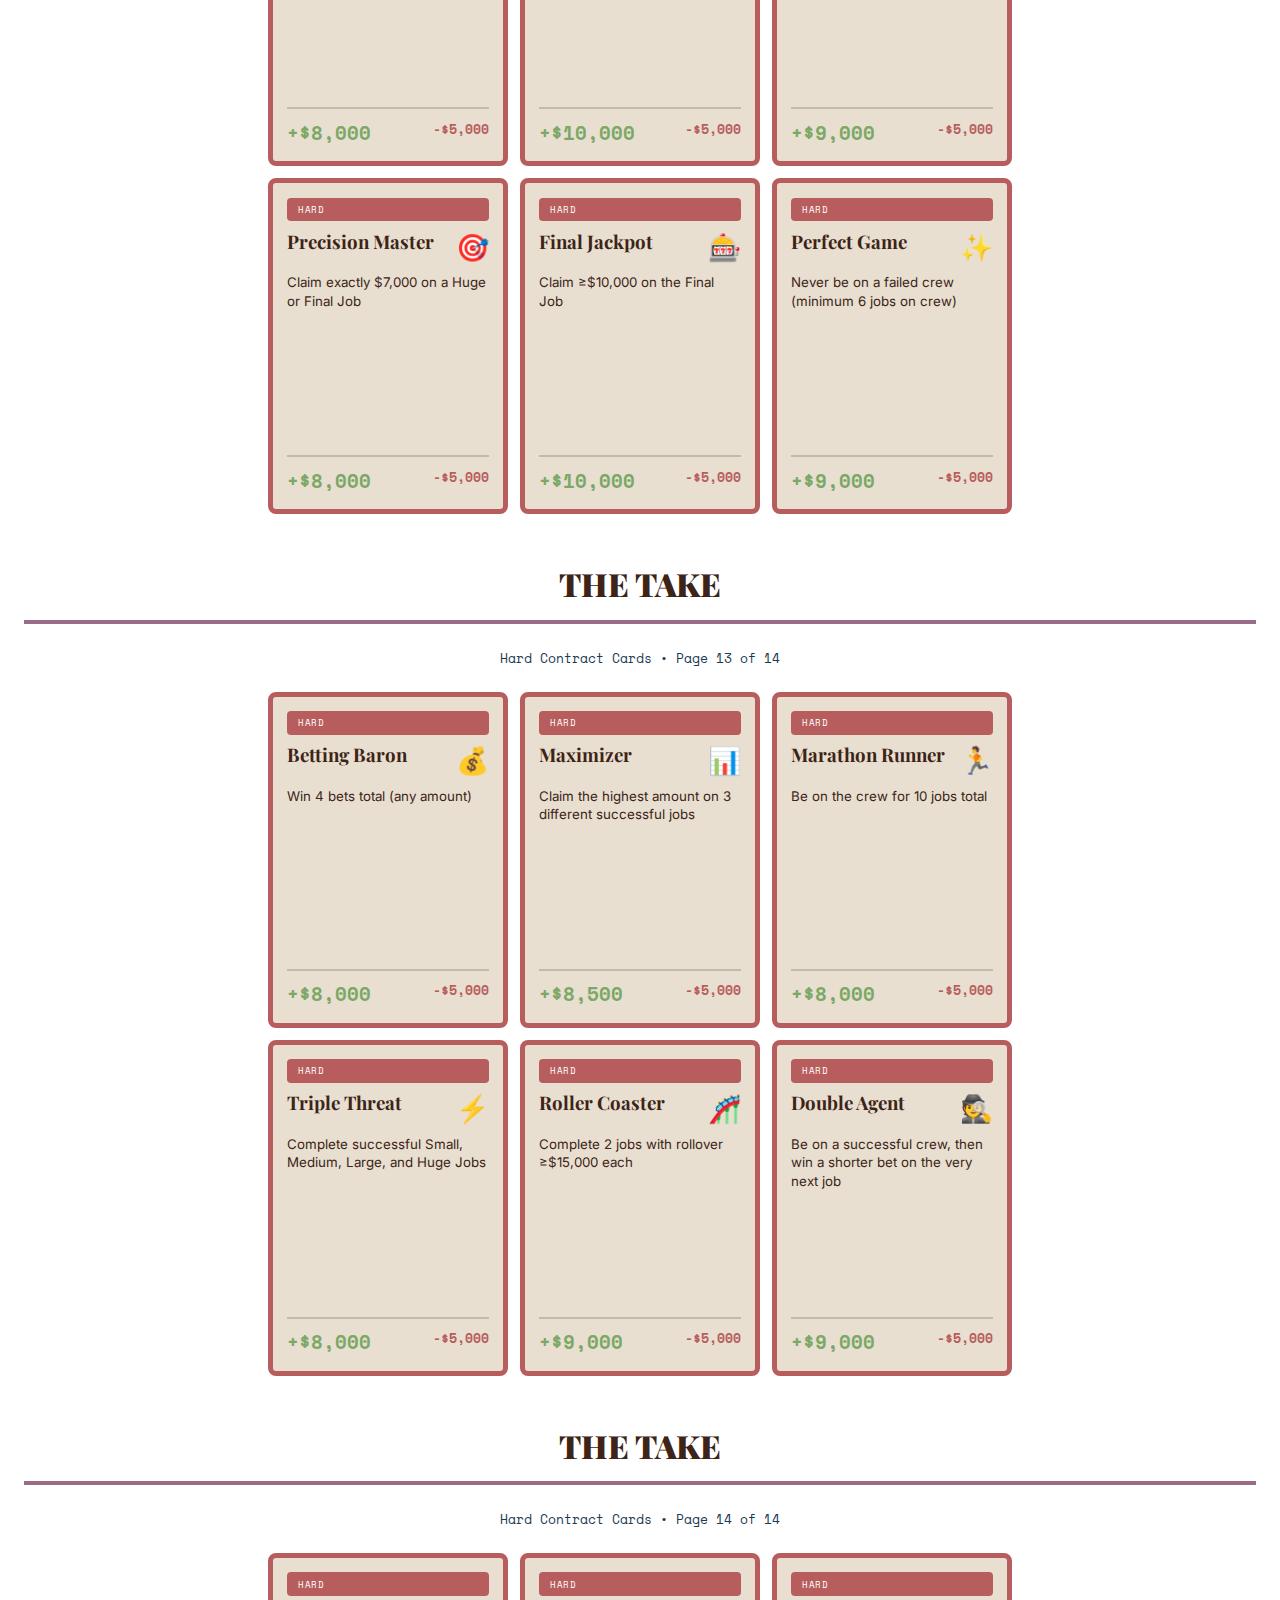
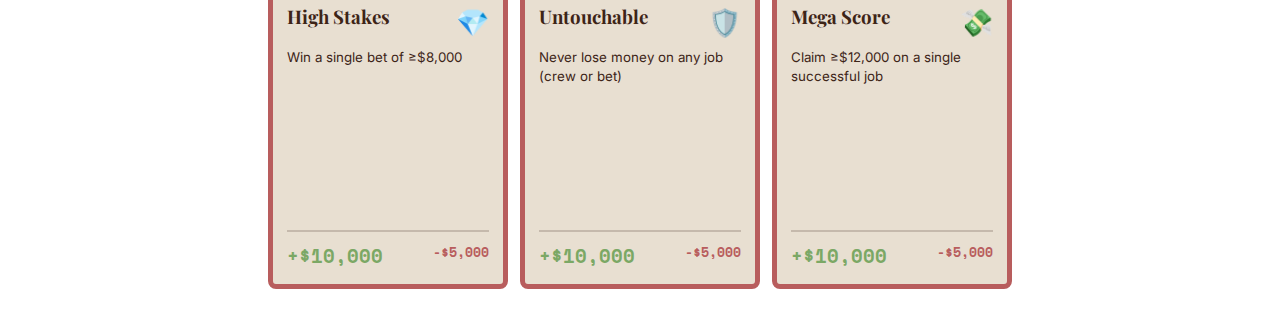
<file: print-cards-en.html>
<!DOCTYPE html>
<html lang="en">
<head>
    <meta charset="UTF-8">
    <meta name="viewport" content="width=device-width, initial-scale=1.0">
    <title>THE TAKE - Printable Cards (English)</title>
    <link rel="preconnect" href="https://fonts.googleapis.com">
    <link rel="preconnect" href="https://fonts.gstatic.com" crossorigin>
    <link href="https://fonts.googleapis.com/css2?family=Playfair+Display:wght@400;700;900&family=Inter:wght@300;400;500;600;700&family=Space+Mono:wght@400;700&display=swap" rel="stylesheet">

    <style>
        /* Print Styles */
        @page {
            size: letter;
            margin: 0.25in;
        }

        * {
            margin: 0;
            padding: 0;
            box-sizing: border-box;
        }

        body {
            font-family: 'Inter', sans-serif;
            background: white;
            color: #3d2417;
            print-color-adjust: exact;
            -webkit-print-color-adjust: exact;
        }

        /* Color Palette */
        :root {
            --sky-blue: #a8c5d9;
            --purple-mauve: #9b6b87;
            --cream: #e8dfd1;
            --lime-green: #b4c75f;
            --dark-brown: #3d2417;
            --navy-blue: #1a3a52;
        }

        /* Page Breaks */
        .page {
            page-break-after: always;
            padding: 0.25in;
        }

        .page:last-child {
            page-break-after: auto;
        }

        .page-title {
            font-family: 'Playfair Display', serif;
            font-size: 24pt;
            font-weight: 900;
            color: var(--dark-brown);
            text-align: center;
            margin-bottom: 0.25in;
            padding-bottom: 0.15in;
            border-bottom: 3pt solid var(--purple-mauve);
        }

        .page-subtitle {
            font-family: 'Space Mono', monospace;
            font-size: 10pt;
            color: var(--navy-blue);
            text-align: center;
            margin-bottom: 0.25in;
        }

        /* Card Grid - Poker Size (2.5" × 3.5") */
        .card-grid {
            display: grid;
            grid-template-columns: repeat(3, 2.5in);
            grid-auto-rows: 3.5in;
            gap: 0.125in;
            justify-content: center;
        }

        /* Job Cards */
        .job-card {
            width: 2.5in;
            height: 3.5in;
            background: var(--cream);
            border: 4pt solid var(--purple-mauve);
            border-radius: 8pt;
            padding: 0.2in;
            display: flex;
            flex-direction: column;
            position: relative;
            box-shadow: 0 2pt 4pt rgba(61, 36, 23, 0.2);
        }

        .job-card.final {
            border-color: var(--lime-green);
            border-width: 6pt;
        }

        .job-type {
            font-family: 'Playfair Display', serif;
            font-size: 22pt;
            font-weight: 900;
            color: var(--dark-brown);
            text-align: center;
            margin-bottom: 0.15in;
            line-height: 1.1;
        }

        .job-type.final {
            color: var(--lime-green);
        }

        .job-detail {
            background: rgba(180, 199, 95, 0.2);
            border-radius: 4pt;
            padding: 0.1in;
            margin-bottom: 0.1in;
            text-align: center;
        }

        .job-label {
            font-family: 'Space Mono', monospace;
            font-size: 8pt;
            color: var(--navy-blue);
            text-transform: uppercase;
            letter-spacing: 0.5pt;
        }

        .job-value {
            font-family: 'Playfair Display', serif;
            font-size: 32pt;
            font-weight: 900;
            color: var(--dark-brown);
            line-height: 1;
        }

        .job-pot {
            margin-top: auto;
            text-align: center;
            padding-top: 0.1in;
            border-top: 2pt solid var(--navy-blue);
        }

        .pot-label {
            font-family: 'Space Mono', monospace;
            font-size: 8pt;
            color: var(--navy-blue);
            margin-bottom: 4pt;
        }

        .pot-amount {
            font-family: 'Playfair Display', serif;
            font-size: 28pt;
            font-weight: 900;
            color: var(--purple-mauve);
        }

        /* Contract Cards */
        .contract-card {
            width: 2.5in;
            height: 3.5in;
            background: var(--cream);
            border: 4pt solid;
            border-radius: 6pt;
            padding: 0.15in;
            display: flex;
            flex-direction: column;
            position: relative;
        }

        .contract-card.easy {
            border-color: #7ba865;
        }

        .contract-card.medium {
            border-color: var(--purple-mauve);
        }

        .contract-card.hard {
            border-color: #b85d5d;
        }

        .contract-header {
            display: flex;
            justify-content: space-between;
            align-items: flex-start;
            margin-bottom: 0.1in;
        }

        .contract-name {
            font-family: 'Playfair Display', serif;
            font-size: 14pt;
            font-weight: 700;
            color: var(--dark-brown);
            flex: 1;
            line-height: 1.2;
        }

        .contract-icon {
            font-size: 20pt;
            margin-left: 8pt;
        }

        .contract-tier {
            font-family: 'Space Mono', monospace;
            font-size: 7pt;
            text-transform: uppercase;
            letter-spacing: 0.5pt;
            margin-bottom: 0.1in;
            padding: 4pt 8pt;
            border-radius: 3pt;
            display: inline-block;
        }

        .contract-card.easy .contract-tier {
            background: #7ba865;
            color: white;
        }

        .contract-card.medium .contract-tier {
            background: var(--purple-mauve);
            color: white;
        }

        .contract-card.hard .contract-tier {
            background: #b85d5d;
            color: white;
        }

        .contract-objective {
            font-size: 10pt;
            line-height: 1.4;
            color: var(--dark-brown);
            flex: 1;
            margin-bottom: 0.1in;
        }

        .contract-footer {
            display: flex;
            justify-content: space-between;
            padding-top: 0.1in;
            border-top: 2pt solid rgba(61, 36, 23, 0.2);
        }

        .contract-bonus,
        .contract-penalty {
            font-family: 'Space Mono', monospace;
            font-weight: 700;
        }

        .contract-bonus {
            color: #7ba865;
            font-size: 14pt;
        }

        .contract-penalty {
            color: #b85d5d;
            font-size: 10pt;
        }

        /* Print Instructions */
        .print-info {
            background: var(--sky-blue);
            padding: 0.15in;
            margin-bottom: 0.25in;
            border-radius: 4pt;
            border: 2pt solid var(--navy-blue);
        }

        .print-info h3 {
            font-family: 'Playfair Display', serif;
            font-size: 12pt;
            color: var(--dark-brown);
            margin-bottom: 8pt;
        }

        .print-info p {
            font-size: 9pt;
            color: var(--dark-brown);
            margin-bottom: 4pt;
        }

        @media print {
            .print-info {
                display: none;
            }
        }
    </style>
</head>
<body>

    <!-- JOB CARDS PAGE 1 -->
    <div class="page">
        <h1 class="page-title">THE TAKE</h1>
        <p class="page-subtitle">Job Cards • Page 1 of 5</p>

        <div class="print-info">
            <h3>📄 Printing Instructions</h3>
            <p>• Print on cardstock (110lb recommended)</p>
            <p>• Cut along card borders (2.5" × 3.5" poker size)</p>
            <p>• Optional: Use card sleeves for durability</p>
        </div>

        <div class="card-grid">
            <!-- Small Jobs (3 total) -->
            <div class="job-card">
                <div class="job-type">SMALL JOB</div>
                <div class="job-detail">
                    <div class="job-label">Crew Size</div>
                    <div class="job-value">3</div>
                </div>
                <div class="job-pot">
                    <div class="pot-label">POT</div>
                    <div class="pot-amount">$8,000</div>
                </div>
            </div>

            <div class="job-card">
                <div class="job-type">SMALL JOB</div>
                <div class="job-detail">
                    <div class="job-label">Crew Size</div>
                    <div class="job-value">3</div>
                </div>
                <div class="job-pot">
                    <div class="pot-label">POT</div>
                    <div class="pot-amount">$8,000</div>
                </div>
            </div>

            <div class="job-card">
                <div class="job-type">SMALL JOB</div>
                <div class="job-detail">
                    <div class="job-label">Crew Size</div>
                    <div class="job-value">3</div>
                </div>
                <div class="job-pot">
                    <div class="pot-label">POT</div>
                    <div class="pot-amount">$8,000</div>
                </div>
            </div>

            <!-- Medium Jobs (4 total) -->
            <div class="job-card">
                <div class="job-type">MEDIUM JOB</div>
                <div class="job-detail">
                    <div class="job-label">Crew Size</div>
                    <div class="job-value">4</div>
                </div>
                <div class="job-pot">
                    <div class="pot-label">POT</div>
                    <div class="pot-amount">$12,000</div>
                </div>
            </div>

            <div class="job-card">
                <div class="job-type">MEDIUM JOB</div>
                <div class="job-detail">
                    <div class="job-label">Crew Size</div>
                    <div class="job-value">4</div>
                </div>
                <div class="job-pot">
                    <div class="pot-label">POT</div>
                    <div class="pot-amount">$12,000</div>
                </div>
            </div>

            <div class="job-card">
                <div class="job-type">MEDIUM JOB</div>
                <div class="job-detail">
                    <div class="job-label">Crew Size</div>
                    <div class="job-value">4</div>
                </div>
                <div class="job-pot">
                    <div class="pot-label">POT</div>
                    <div class="pot-amount">$12,000</div>
                </div>
            </div>
        </div>
    </div>

    <!-- JOB CARDS PAGE 2 -->
    <div class="page">
        <h1 class="page-title">THE TAKE</h1>
        <p class="page-subtitle">Job Cards • Page 2 of 5</p>

        <div class="card-grid">
            <!-- Medium Job (last one) -->
            <div class="job-card">
                <div class="job-type">MEDIUM JOB</div>
                <div class="job-detail">
                    <div class="job-label">Crew Size</div>
                    <div class="job-value">4</div>
                </div>
                <div class="job-pot">
                    <div class="pot-label">POT</div>
                    <div class="pot-amount">$12,000</div>
                </div>
            </div>

            <!-- Large Jobs (3 total) -->
            <div class="job-card">
                <div class="job-type">LARGE JOB</div>
                <div class="job-detail">
                    <div class="job-label">Crew Size</div>
                    <div class="job-value">4</div>
                </div>
                <div class="job-pot">
                    <div class="pot-label">POT</div>
                    <div class="pot-amount">$16,000</div>
                </div>
            </div>

            <div class="job-card">
                <div class="job-type">LARGE JOB</div>
                <div class="job-detail">
                    <div class="job-label">Crew Size</div>
                    <div class="job-value">4</div>
                </div>
                <div class="job-pot">
                    <div class="pot-label">POT</div>
                    <div class="pot-amount">$16,000</div>
                </div>
            </div>

            <div class="job-card">
                <div class="job-type">LARGE JOB</div>
                <div class="job-detail">
                    <div class="job-label">Crew Size</div>
                    <div class="job-value">4</div>
                </div>
                <div class="job-pot">
                    <div class="pot-label">POT</div>
                    <div class="pot-amount">$16,000</div>
                </div>
            </div>

            <!-- Huge Jobs (2 total) -->
            <div class="job-card">
                <div class="job-type">HUGE JOB</div>
                <div class="job-detail">
                    <div class="job-label">Crew Size</div>
                    <div class="job-value">5</div>
                </div>
                <div class="job-pot">
                    <div class="pot-label">POT</div>
                    <div class="pot-amount">$20,000</div>
                </div>
            </div>

            <div class="job-card">
                <div class="job-type">HUGE JOB</div>
                <div class="job-detail">
                    <div class="job-label">Crew Size</div>
                    <div class="job-value">5</div>
                </div>
                <div class="job-pot">
                    <div class="pot-label">POT</div>
                    <div class="pot-amount">$20,000</div>
                </div>
            </div>

            <!-- Final Job -->
            <div class="job-card final">
                <div class="job-type final">FINAL JOB</div>
                <div class="job-detail">
                    <div class="job-label">Crew Size</div>
                    <div class="job-value">4</div>
                </div>
                <div class="job-pot">
                    <div class="pot-label">POT</div>
                    <div class="pot-amount">$18,000</div>
                </div>
            </div>
        </div>
    </div>

    <!-- CONTRACT CARDS - EASY (Page 3) -->
    <div class="page">
        <h1 class="page-title">THE TAKE</h1>
        <p class="page-subtitle">Easy Contract Cards • Page 3 of 11</p>

        <div class="card-grid">
            <div class="contract-card easy">
                <div class="contract-tier">Easy</div>
                <div class="contract-header">
                    <div class="contract-name">Quick Score</div>
                    <div class="contract-icon">💰</div>
                </div>
                <div class="contract-objective">
                    Claim ≥$3,000 on a successful job
                </div>
                <div class="contract-footer">
                    <div class="contract-bonus">+$2,000</div>
                    <div class="contract-penalty">-$1,500</div>
                </div>
            </div>

            <div class="contract-card easy">
                <div class="contract-tier">Easy</div>
                <div class="contract-header">
                    <div class="contract-name">Team Player</div>
                    <div class="contract-icon">🤝</div>
                </div>
                <div class="contract-objective">
                    Be on a successful crew
                </div>
                <div class="contract-footer">
                    <div class="contract-bonus">+$2,000</div>
                    <div class="contract-penalty">-$1,500</div>
                </div>
            </div>

            <div class="contract-card easy">
                <div class="contract-tier">Easy</div>
                <div class="contract-header">
                    <div class="contract-name">Bet Winner</div>
                    <div class="contract-icon">🎲</div>
                </div>
                <div class="contract-objective">
                    Profit from a bet
                </div>
                <div class="contract-footer">
                    <div class="contract-bonus">+$2,000</div>
                    <div class="contract-penalty">-$1,500</div>
                </div>
            </div>

            <div class="contract-card easy">
                <div class="contract-tier">Easy</div>
                <div class="contract-header">
                    <div class="contract-name">Small Fry</div>
                    <div class="contract-icon">🎯</div>
                </div>
                <div class="contract-objective">
                    Claim exactly $2,000 on a job
                </div>
                <div class="contract-footer">
                    <div class="contract-bonus">+$2,500</div>
                    <div class="contract-penalty">-$1,500</div>
                </div>
            </div>

            <div class="contract-card easy">
                <div class="contract-tier">Easy</div>
                <div class="contract-header">
                    <div class="contract-name">Troublemaker</div>
                    <div class="contract-icon">💣</div>
                </div>
                <div class="contract-objective">
                    Be on a crew that fails
                </div>
                <div class="contract-footer">
                    <div class="contract-bonus">+$2,500</div>
                    <div class="contract-penalty">-$1,500</div>
                </div>
            </div>

            <div class="contract-card easy">
                <div class="contract-tier">Easy</div>
                <div class="contract-header">
                    <div class="contract-name">Benchwarmer</div>
                    <div class="contract-icon">🎲</div>
                </div>
                <div class="contract-objective">
                    Be excluded from a crew on a job with pot ≥$14,000
                </div>
                <div class="contract-footer">
                    <div class="contract-bonus">+$2,500</div>
                    <div class="contract-penalty">-$1,500</div>
                </div>
            </div>
        </div>
    </div>

    <!-- CONTRACT CARDS - EASY (Page 4) -->
    <div class="page">
        <h1 class="page-title">THE TAKE</h1>
        <p class="page-subtitle">Easy Contract Cards • Page 4 of 11</p>

        <div class="card-grid">
            <div class="contract-card easy">
                <div class="contract-tier">Easy</div>
                <div class="contract-header">
                    <div class="contract-name">Conservative</div>
                    <div class="contract-icon">🛡️</div>
                </div>
                <div class="contract-objective">
                    Claim ≤$4,000 on a successful job
                </div>
                <div class="contract-footer">
                    <div class="contract-bonus">+$2,000</div>
                    <div class="contract-penalty">-$1,500</div>
                </div>
            </div>

            <div class="contract-card easy">
                <div class="contract-tier">Easy</div>
                <div class="contract-header">
                    <div class="contract-name">Lucky Streak</div>
                    <div class="contract-icon">🍀</div>
                </div>
                <div class="contract-objective">
                    Participate in any job
                </div>
                <div class="contract-footer">
                    <div class="contract-bonus">+$2,000</div>
                    <div class="contract-penalty">-$1,500</div>
                </div>
            </div>

            <div class="contract-card easy">
                <div class="contract-tier">Easy</div>
                <div class="contract-header">
                    <div class="contract-name">Risk Taker</div>
                    <div class="contract-icon">⚡</div>
                </div>
                <div class="contract-objective">
                    Place any bet on a job
                </div>
                <div class="contract-footer">
                    <div class="contract-bonus">+$2,000</div>
                    <div class="contract-penalty">-$1,500</div>
                </div>
            </div>

            <div class="contract-card easy">
                <div class="contract-tier">Easy</div>
                <div class="contract-header">
                    <div class="contract-name">Modest Take</div>
                    <div class="contract-icon">💵</div>
                </div>
                <div class="contract-objective">
                    Claim ≤$3,000 on a successful Small or Medium Job
                </div>
                <div class="contract-footer">
                    <div class="contract-bonus">+$2,000</div>
                    <div class="contract-penalty">-$1,500</div>
                </div>
            </div>

            <div class="contract-card easy">
                <div class="contract-tier">Easy</div>
                <div class="contract-header">
                    <div class="contract-name">Investor</div>
                    <div class="contract-icon">📈</div>
                </div>
                <div class="contract-objective">
                    Bet ≥$2,000 as an investor on any job
                </div>
                <div class="contract-footer">
                    <div class="contract-bonus">+$2,000</div>
                    <div class="contract-penalty">-$1,500</div>
                </div>
            </div>

            <div class="contract-card easy">
                <div class="contract-tier">Easy</div>
                <div class="contract-header">
                    <div class="contract-name">Shorter</div>
                    <div class="contract-icon">📉</div>
                </div>
                <div class="contract-objective">
                    Bet ≥$2,000 as a shorter on any job
                </div>
                <div class="contract-footer">
                    <div class="contract-bonus">+$2,500</div>
                    <div class="contract-penalty">-$1,500</div>
                </div>
            </div>
        </div>
    </div>

    <!-- CONTRACT CARDS - EASY (Page 5) -->
    <div class="page">
        <h1 class="page-title">THE TAKE</h1>
        <p class="page-subtitle">Easy Contract Cards • Page 5 of 11</p>

        <div class="card-grid">
            <div class="contract-card easy">
                <div class="contract-tier">Easy</div>
                <div class="contract-header">
                    <div class="contract-name">Steady Hand</div>
                    <div class="contract-icon">✋</div>
                </div>
                <div class="contract-objective">
                    Complete any job without claiming $0
                </div>
                <div class="contract-footer">
                    <div class="contract-bonus">+$2,000</div>
                    <div class="contract-penalty">-$1,500</div>
                </div>
            </div>

            <div class="contract-card easy">
                <div class="contract-tier">Easy</div>
                <div class="contract-header">
                    <div class="contract-name">Greedy Gut</div>
                    <div class="contract-icon">🐷</div>
                </div>
                <div class="contract-objective">
                    Claim ≥$5,000 on any job
                </div>
                <div class="contract-footer">
                    <div class="contract-bonus">+$2,500</div>
                    <div class="contract-penalty">-$1,500</div>
                </div>
            </div>

            <div class="contract-card easy">
                <div class="contract-tier">Easy</div>
                <div class="contract-header">
                    <div class="contract-name">Sidelines</div>
                    <div class="contract-icon">👀</div>
                </div>
                <div class="contract-objective">
                    Skip a job by not being selected for the crew
                </div>
                <div class="contract-footer">
                    <div class="contract-bonus">+$2,000</div>
                    <div class="contract-penalty">-$1,500</div>
                </div>
            </div>

            <div class="contract-card easy">
                <div class="contract-tier">Easy</div>
                <div class="contract-header">
                    <div class="contract-name">Minimum Wage</div>
                    <div class="contract-icon">⏰</div>
                </div>
                <div class="contract-objective">
                    Claim exactly $1,000 on a successful job
                </div>
                <div class="contract-footer">
                    <div class="contract-bonus">+$2,500</div>
                    <div class="contract-penalty">-$1,500</div>
                </div>
            </div>

            <div class="contract-card easy">
                <div class="contract-tier">Easy</div>
                <div class="contract-header">
                    <div class="contract-name">Small Crew</div>
                    <div class="contract-icon">👥</div>
                </div>
                <div class="contract-objective">
                    Be on a successful Small Job crew
                </div>
                <div class="contract-footer">
                    <div class="contract-bonus">+$2,000</div>
                    <div class="contract-penalty">-$1,500</div>
                </div>
            </div>

            <div class="contract-card easy">
                <div class="contract-tier">Easy</div>
                <div class="contract-header">
                    <div class="contract-name">Medium Crew</div>
                    <div class="contract-icon">👥👥</div>
                </div>
                <div class="contract-objective">
                    Be on a successful Medium Job crew
                </div>
                <div class="contract-footer">
                    <div class="contract-bonus">+$2,000</div>
                    <div class="contract-penalty">-$1,500</div>
                </div>
            </div>
        </div>
    </div>

    <!-- CONTRACT CARDS - EASY (Page 6) -->
    <div class="page">
        <h1 class="page-title">THE TAKE</h1>
        <p class="page-subtitle">Easy Contract Cards • Page 6 of 11</p>

        <div class="card-grid">
            <div class="contract-card easy">
                <div class="contract-tier">Easy</div>
                <div class="contract-header">
                    <div class="contract-name">Large Crew</div>
                    <div class="contract-icon">👥👥👥</div>
                </div>
                <div class="contract-objective">
                    Be on a successful Large Job crew
                </div>
                <div class="contract-footer">
                    <div class="contract-bonus">+$2,000</div>
                    <div class="contract-penalty">-$1,500</div>
                </div>
            </div>

            <div class="contract-card easy">
                <div class="contract-tier">Easy</div>
                <div class="contract-header">
                    <div class="contract-name">Safe Bet</div>
                    <div class="contract-icon">🎰</div>
                </div>
                <div class="contract-objective">
                    Win any bet as an investor
                </div>
                <div class="contract-footer">
                    <div class="contract-bonus">+$2,000</div>
                    <div class="contract-penalty">-$1,500</div>
                </div>
            </div>
        </div>
    </div>

    <!-- CONTRACT CARDS - MEDIUM (Page 7) -->
    <div class="page">
        <h1 class="page-title">THE TAKE</h1>
        <p class="page-subtitle">Medium Contract Cards • Page 7 of 11</p>

        <div class="card-grid">
            <div class="contract-card medium">
                <div class="contract-tier">Medium</div>
                <div class="contract-header">
                    <div class="contract-name">Power Player</div>
                    <div class="contract-icon">⚔️</div>
                </div>
                <div class="contract-objective">
                    Complete 2 successful jobs claiming ≥$4,000 each
                </div>
                <div class="contract-footer">
                    <div class="contract-bonus">+$4,000</div>
                    <div class="contract-penalty">-$3,000</div>
                </div>
            </div>

            <div class="contract-card medium">
                <div class="contract-tier">Medium</div>
                <div class="contract-header">
                    <div class="contract-name">Saboteur</div>
                    <div class="contract-icon">💥</div>
                </div>
                <div class="contract-objective">
                    Be on a crew that fails twice
                </div>
                <div class="contract-footer">
                    <div class="contract-bonus">+$5,000</div>
                    <div class="contract-penalty">-$3,000</div>
                </div>
            </div>

            <div class="contract-card medium">
                <div class="contract-tier">Medium</div>
                <div class="contract-header">
                    <div class="contract-name">Perfect Split</div>
                    <div class="contract-icon">⚖️</div>
                </div>
                <div class="contract-objective">
                    Succeed on a job where leftover pot is ≤$2,000
                </div>
                <div class="contract-footer">
                    <div class="contract-bonus">+$4,000</div>
                    <div class="contract-penalty">-$3,000</div>
                </div>
            </div>

            <div class="contract-card medium">
                <div class="contract-tier">Medium</div>
                <div class="contract-header">
                    <div class="contract-name">Majority Rules</div>
                    <div class="contract-icon">👑</div>
                </div>
                <div class="contract-objective">
                    Claim the highest amount on a successful job
                </div>
                <div class="contract-footer">
                    <div class="contract-bonus">+$4,000</div>
                    <div class="contract-penalty">-$3,000</div>
                </div>
            </div>

            <div class="contract-card medium">
                <div class="contract-tier">Medium</div>
                <div class="contract-header">
                    <div class="contract-name">Underdog</div>
                    <div class="contract-icon">🎯</div>
                </div>
                <div class="contract-objective">
                    Claim the lowest non-zero amount on a successful job
                </div>
                <div class="contract-footer">
                    <div class="contract-bonus">+$4,000</div>
                    <div class="contract-penalty">-$3,000</div>
                </div>
            </div>

            <div class="contract-card medium">
                <div class="contract-tier">Medium</div>
                <div class="contract-header">
                    <div class="contract-name">Big Roller</div>
                    <div class="contract-icon">🎲</div>
                </div>
                <div class="contract-objective">
                    Win a bet of ≥$4,000
                </div>
                <div class="contract-footer">
                    <div class="contract-bonus">+$4,000</div>
                    <div class="contract-penalty">-$3,000</div>
                </div>
            </div>
        </div>
    </div>

    <!-- CONTRACT CARDS - MEDIUM (Page 8) -->
    <div class="page">
        <h1 class="page-title">THE TAKE</h1>
        <p class="page-subtitle">Medium Contract Cards • Page 8 of 11</p>

        <div class="card-grid">
            <div class="contract-card medium">
                <div class="contract-tier">Medium</div>
                <div class="contract-header">
                    <div class="contract-name">Contrarian</div>
                    <div class="contract-icon">🔄</div>
                </div>
                <div class="contract-objective">
                    Win a shorter bet on a job with pot ≥$15,000
                </div>
                <div class="contract-footer">
                    <div class="contract-bonus">+$5,000</div>
                    <div class="contract-penalty">-$3,000</div>
                </div>
            </div>

            <div class="contract-card medium">
                <div class="contract-tier">Medium</div>
                <div class="contract-header">
                    <div class="contract-name">Perfectionist</div>
                    <div class="contract-icon">✨</div>
                </div>
                <div class="contract-objective">
                    Succeed on a job where total claims exactly equal the pot
                </div>
                <div class="contract-footer">
                    <div class="contract-bonus">+$5,000</div>
                    <div class="contract-penalty">-$3,000</div>
                </div>
            </div>

            <div class="contract-card medium">
                <div class="contract-tier">Medium</div>
                <div class="contract-header">
                    <div class="contract-name">Precision</div>
                    <div class="contract-icon">🎯</div>
                </div>
                <div class="contract-objective">
                    Claim exactly $5,000 on a successful job
                </div>
                <div class="contract-footer">
                    <div class="contract-bonus">+$4,000</div>
                    <div class="contract-penalty">-$3,000</div>
                </div>
            </div>

            <div class="contract-card medium">
                <div class="contract-tier">Medium</div>
                <div class="contract-header">
                    <div class="contract-name">Rollover King</div>
                    <div class="contract-icon">🔁</div>
                </div>
                <div class="contract-objective">
                    Complete a job with rollover ≥$10,000
                </div>
                <div class="contract-footer">
                    <div class="contract-bonus">+$4,000</div>
                    <div class="contract-penalty">-$3,000</div>
                </div>
            </div>

            <div class="contract-card medium">
                <div class="contract-tier">Medium</div>
                <div class="contract-header">
                    <div class="contract-name">Serial Winner</div>
                    <div class="contract-icon">🏆</div>
                </div>
                <div class="contract-objective">
                    Win 2 bets in a row
                </div>
                <div class="contract-footer">
                    <div class="contract-bonus">+$4,000</div>
                    <div class="contract-penalty">-$3,000</div>
                </div>
            </div>

            <div class="contract-card medium">
                <div class="contract-tier">Medium</div>
                <div class="contract-header">
                    <div class="contract-name">Chair Picker</div>
                    <div class="contract-icon">🪑</div>
                </div>
                <div class="contract-objective">
                    Be selected by 3 different Chairs for successful jobs
                </div>
                <div class="contract-footer">
                    <div class="contract-bonus">+$4,000</div>
                    <div class="contract-penalty">-$3,000</div>
                </div>
            </div>
        </div>
    </div>

    <!-- CONTRACT CARDS - MEDIUM (Page 9) -->
    <div class="page">
        <h1 class="page-title">THE TAKE</h1>
        <p class="page-subtitle">Medium Contract Cards • Page 9 of 11</p>

        <div class="card-grid">
            <div class="contract-card medium">
                <div class="contract-tier">Medium</div>
                <div class="contract-header">
                    <div class="contract-name">All-In</div>
                    <div class="contract-icon">💸</div>
                </div>
                <div class="contract-objective">
                    Place a bet of ≥$5,000 and win
                </div>
                <div class="contract-footer">
                    <div class="contract-bonus">+$5,000</div>
                    <div class="contract-penalty">-$3,000</div>
                </div>
            </div>

            <div class="contract-card medium">
                <div class="contract-tier">Medium</div>
                <div class="contract-header">
                    <div class="contract-name">Huge Score</div>
                    <div class="contract-icon">💎</div>
                </div>
                <div class="contract-objective">
                    Claim ≥$7,000 on a successful Huge Job
                </div>
                <div class="contract-footer">
                    <div class="contract-bonus">+$4,500</div>
                    <div class="contract-penalty">-$3,000</div>
                </div>
            </div>

            <div class="contract-card medium">
                <div class="contract-tier">Medium</div>
                <div class="contract-header">
                    <div class="contract-name">Consistency</div>
                    <div class="contract-icon">📊</div>
                </div>
                <div class="contract-objective">
                    Complete 3 successful jobs in a row
                </div>
                <div class="contract-footer">
                    <div class="contract-bonus">+$4,500</div>
                    <div class="contract-penalty">-$3,000</div>
                </div>
            </div>

            <div class="contract-card medium">
                <div class="contract-tier">Medium</div>
                <div class="contract-header">
                    <div class="contract-name">Diverse Portfolio</div>
                    <div class="contract-icon">📈</div>
                </div>
                <div class="contract-objective">
                    Complete successful Small, Medium, and Large Jobs
                </div>
                <div class="contract-footer">
                    <div class="contract-bonus">+$4,000</div>
                    <div class="contract-penalty">-$3,000</div>
                </div>
            </div>

            <div class="contract-card medium">
                <div class="contract-tier">Medium</div>
                <div class="contract-header">
                    <div class="contract-name">Near Miss</div>
                    <div class="contract-icon">😰</div>
                </div>
                <div class="contract-objective">
                    Succeed on a job where crew claimed within $1,000 of pot
                </div>
                <div class="contract-footer">
                    <div class="contract-bonus">+$4,500</div>
                    <div class="contract-penalty">-$3,000</div>
                </div>
            </div>

            <div class="contract-card medium">
                <div class="contract-tier">Medium</div>
                <div class="contract-header">
                    <div class="contract-name">Balanced Approach</div>
                    <div class="contract-icon">⚖️</div>
                </div>
                <div class="contract-objective">
                    Earn money from both crew work and betting
                </div>
                <div class="contract-footer">
                    <div class="contract-bonus">+$4,000</div>
                    <div class="contract-penalty">-$3,000</div>
                </div>
            </div>
        </div>
    </div>

    <!-- CONTRACT CARDS - MEDIUM (Page 10) -->
    <div class="page">
        <h1 class="page-title">THE TAKE</h1>
        <p class="page-subtitle">Medium Contract Cards • Page 10 of 11</p>

        <div class="card-grid">
            <div class="contract-card medium">
                <div class="contract-tier">Medium</div>
                <div class="contract-header">
                    <div class="contract-name">Goldilocks</div>
                    <div class="contract-icon">🐻</div>
                </div>
                <div class="contract-objective">
                    Claim exactly $3,000 on a Medium Job
                </div>
                <div class="contract-footer">
                    <div class="contract-bonus">+$4,000</div>
                    <div class="contract-penalty">-$3,000</div>
                </div>
            </div>

            <div class="contract-card medium">
                <div class="contract-tier">Medium</div>
                <div class="contract-header">
                    <div class="contract-name">Conservative Roller</div>
                    <div class="contract-icon">🛡️</div>
                </div>
                <div class="contract-objective">
                    Complete 2 jobs claiming ≤$3,000 on each successful one
                </div>
                <div class="contract-footer">
                    <div class="contract-bonus">+$4,000</div>
                    <div class="contract-penalty">-$3,000</div>
                </div>
            </div>

            <div class="contract-card medium">
                <div class="contract-tier">Medium</div>
                <div class="contract-header">
                    <div class="contract-name">Risk Manager</div>
                    <div class="contract-icon">📉</div>
                </div>
                <div class="contract-objective">
                    Participate in 4 jobs without being on a failed crew
                </div>
                <div class="contract-footer">
                    <div class="contract-bonus">+$4,000</div>
                    <div class="contract-penalty">-$3,000</div>
                </div>
            </div>

            <div class="contract-card medium">
                <div class="contract-tier">Medium</div>
                <div class="contract-header">
                    <div class="contract-name">Opportunist</div>
                    <div class="contract-icon">🎯</div>
                </div>
                <div class="contract-objective">
                    Claim ≥50% of a Large or Huge Job pot
                </div>
                <div class="contract-footer">
                    <div class="contract-bonus">+$5,000</div>
                    <div class="contract-penalty">-$3,000</div>
                </div>
            </div>

            <div class="contract-card medium">
                <div class="contract-tier">Medium</div>
                <div class="contract-header">
                    <div class="contract-name">Bet Both Sides</div>
                    <div class="contract-icon">🔀</div>
                </div>
                <div class="contract-objective">
                    Win both an investor bet and a shorter bet
                </div>
                <div class="contract-footer">
                    <div class="contract-bonus">+$4,500</div>
                    <div class="contract-penalty">-$3,000</div>
                </div>
            </div>

            <div class="contract-card medium">
                <div class="contract-tier">Medium</div>
                <div class="contract-header">
                    <div class="contract-name">Big Fish</div>
                    <div class="contract-icon">🐟</div>
                </div>
                <div class="contract-objective">
                    Earn ≥$8,000 from a single successful job
                </div>
                <div class="contract-footer">
                    <div class="contract-bonus">+$5,000</div>
                    <div class="contract-penalty">-$3,000</div>
                </div>
            </div>
        </div>
    </div>

    <!-- CONTRACT CARDS - MEDIUM (Page 11) -->
    <div class="page">
        <h1 class="page-title">THE TAKE</h1>
        <p class="page-subtitle">Medium Contract Cards • Page 11 of 11</p>

        <div class="card-grid">
            <div class="contract-card medium">
                <div class="contract-tier">Medium</div>
                <div class="contract-header">
                    <div class="contract-name">Comeback Kid</div>
                    <div class="contract-icon">🔙</div>
                </div>
                <div class="contract-objective">
                    Succeed on a job immediately after failing one
                </div>
                <div class="contract-footer">
                    <div class="contract-bonus">+$4,000</div>
                    <div class="contract-penalty">-$3,000</div>
                </div>
            </div>
        </div>
    </div>

    <!-- CONTRACT CARDS - HARD (Page 12) -->
    <div class="page">
        <h1 class="page-title">THE TAKE</h1>
        <p class="page-subtitle">Hard Contract Cards • Page 12 of 14</p>

        <div class="card-grid">
            <div class="contract-card hard">
                <div class="contract-tier">Hard</div>
                <div class="contract-header">
                    <div class="contract-name">Master Heister</div>
                    <div class="contract-icon">👑</div>
                </div>
                <div class="contract-objective">
                    Complete 4 successful jobs claiming ≥$5,000 each
                </div>
                <div class="contract-footer">
                    <div class="contract-bonus">+$8,000</div>
                    <div class="contract-penalty">-$5,000</div>
                </div>
            </div>

            <div class="contract-card hard">
                <div class="contract-tier">Hard</div>
                <div class="contract-header">
                    <div class="contract-name">Chaos Agent</div>
                    <div class="contract-icon">💣</div>
                </div>
                <div class="contract-objective">
                    Be on 3 failed crews
                </div>
                <div class="contract-footer">
                    <div class="contract-bonus">+$10,000</div>
                    <div class="contract-penalty">-$5,000</div>
                </div>
            </div>

            <div class="contract-card hard">
                <div class="contract-tier">Hard</div>
                <div class="contract-header">
                    <div class="contract-name">Whale</div>
                    <div class="contract-icon">🐋</div>
                </div>
                <div class="contract-objective">
                    Win 3 bets of ≥$5,000 each
                </div>
                <div class="contract-footer">
                    <div class="contract-bonus">+$9,000</div>
                    <div class="contract-penalty">-$5,000</div>
                </div>
            </div>

            <div class="contract-card hard">
                <div class="contract-tier">Hard</div>
                <div class="contract-header">
                    <div class="contract-name">Precision Master</div>
                    <div class="contract-icon">🎯</div>
                </div>
                <div class="contract-objective">
                    Claim exactly $7,000 on a Huge or Final Job
                </div>
                <div class="contract-footer">
                    <div class="contract-bonus">+$8,000</div>
                    <div class="contract-penalty">-$5,000</div>
                </div>
            </div>

            <div class="contract-card hard">
                <div class="contract-tier">Hard</div>
                <div class="contract-header">
                    <div class="contract-name">Final Jackpot</div>
                    <div class="contract-icon">🎰</div>
                </div>
                <div class="contract-objective">
                    Claim ≥$10,000 on the Final Job
                </div>
                <div class="contract-footer">
                    <div class="contract-bonus">+$10,000</div>
                    <div class="contract-penalty">-$5,000</div>
                </div>
            </div>

            <div class="contract-card hard">
                <div class="contract-tier">Hard</div>
                <div class="contract-header">
                    <div class="contract-name">Perfect Game</div>
                    <div class="contract-icon">✨</div>
                </div>
                <div class="contract-objective">
                    Never be on a failed crew (minimum 6 jobs on crew)
                </div>
                <div class="contract-footer">
                    <div class="contract-bonus">+$9,000</div>
                    <div class="contract-penalty">-$5,000</div>
                </div>
            </div>
        </div>
    </div>

    <!-- CONTRACT CARDS - HARD (Page 13) -->
    <div class="page">
        <h1 class="page-title">THE TAKE</h1>
        <p class="page-subtitle">Hard Contract Cards • Page 13 of 14</p>

        <div class="card-grid">
            <div class="contract-card hard">
                <div class="contract-tier">Hard</div>
                <div class="contract-header">
                    <div class="contract-name">Betting Baron</div>
                    <div class="contract-icon">💰</div>
                </div>
                <div class="contract-objective">
                    Win 4 bets total (any amount)
                </div>
                <div class="contract-footer">
                    <div class="contract-bonus">+$8,000</div>
                    <div class="contract-penalty">-$5,000</div>
                </div>
            </div>

            <div class="contract-card hard">
                <div class="contract-tier">Hard</div>
                <div class="contract-header">
                    <div class="contract-name">Maximizer</div>
                    <div class="contract-icon">📊</div>
                </div>
                <div class="contract-objective">
                    Claim the highest amount on 3 different successful jobs
                </div>
                <div class="contract-footer">
                    <div class="contract-bonus">+$8,500</div>
                    <div class="contract-penalty">-$5,000</div>
                </div>
            </div>

            <div class="contract-card hard">
                <div class="contract-tier">Hard</div>
                <div class="contract-header">
                    <div class="contract-name">Marathon Runner</div>
                    <div class="contract-icon">🏃</div>
                </div>
                <div class="contract-objective">
                    Be on the crew for 10 jobs total
                </div>
                <div class="contract-footer">
                    <div class="contract-bonus">+$8,000</div>
                    <div class="contract-penalty">-$5,000</div>
                </div>
            </div>

            <div class="contract-card hard">
                <div class="contract-tier">Hard</div>
                <div class="contract-header">
                    <div class="contract-name">Triple Threat</div>
                    <div class="contract-icon">⚡</div>
                </div>
                <div class="contract-objective">
                    Complete successful Small, Medium, Large, and Huge Jobs
                </div>
                <div class="contract-footer">
                    <div class="contract-bonus">+$8,000</div>
                    <div class="contract-penalty">-$5,000</div>
                </div>
            </div>

            <div class="contract-card hard">
                <div class="contract-tier">Hard</div>
                <div class="contract-header">
                    <div class="contract-name">Roller Coaster</div>
                    <div class="contract-icon">🎢</div>
                </div>
                <div class="contract-objective">
                    Complete 2 jobs with rollover ≥$15,000 each
                </div>
                <div class="contract-footer">
                    <div class="contract-bonus">+$9,000</div>
                    <div class="contract-penalty">-$5,000</div>
                </div>
            </div>

            <div class="contract-card hard">
                <div class="contract-tier">Hard</div>
                <div class="contract-header">
                    <div class="contract-name">Double Agent</div>
                    <div class="contract-icon">🕵️</div>
                </div>
                <div class="contract-objective">
                    Be on a successful crew, then win a shorter bet on the very next job
                </div>
                <div class="contract-footer">
                    <div class="contract-bonus">+$9,000</div>
                    <div class="contract-penalty">-$5,000</div>
                </div>
            </div>
        </div>
    </div>

    <!-- CONTRACT CARDS - HARD (Page 14) -->
    <div class="page">
        <h1 class="page-title">THE TAKE</h1>
        <p class="page-subtitle">Hard Contract Cards • Page 14 of 14</p>

        <div class="card-grid">
            <div class="contract-card hard">
                <div class="contract-tier">Hard</div>
                <div class="contract-header">
                    <div class="contract-name">High Stakes</div>
                    <div class="contract-icon">💎</div>
                </div>
                <div class="contract-objective">
                    Win a single bet of ≥$8,000
                </div>
                <div class="contract-footer">
                    <div class="contract-bonus">+$10,000</div>
                    <div class="contract-penalty">-$5,000</div>
                </div>
            </div>

            <div class="contract-card hard">
                <div class="contract-tier">Hard</div>
                <div class="contract-header">
                    <div class="contract-name">Untouchable</div>
                    <div class="contract-icon">🛡️</div>
                </div>
                <div class="contract-objective">
                    Never lose money on any job (crew or bet)
                </div>
                <div class="contract-footer">
                    <div class="contract-bonus">+$10,000</div>
                    <div class="contract-penalty">-$5,000</div>
                </div>
            </div>

            <div class="contract-card hard">
                <div class="contract-tier">Hard</div>
                <div class="contract-header">
                    <div class="contract-name">Mega Score</div>
                    <div class="contract-icon">💸</div>
                </div>
                <div class="contract-objective">
                    Claim ≥$12,000 on a single successful job
                </div>
                <div class="contract-footer">
                    <div class="contract-bonus">+$10,000</div>
                    <div class="contract-penalty">-$5,000</div>
                </div>
            </div>
        </div>
    </div>

</body>
</html>
</file>
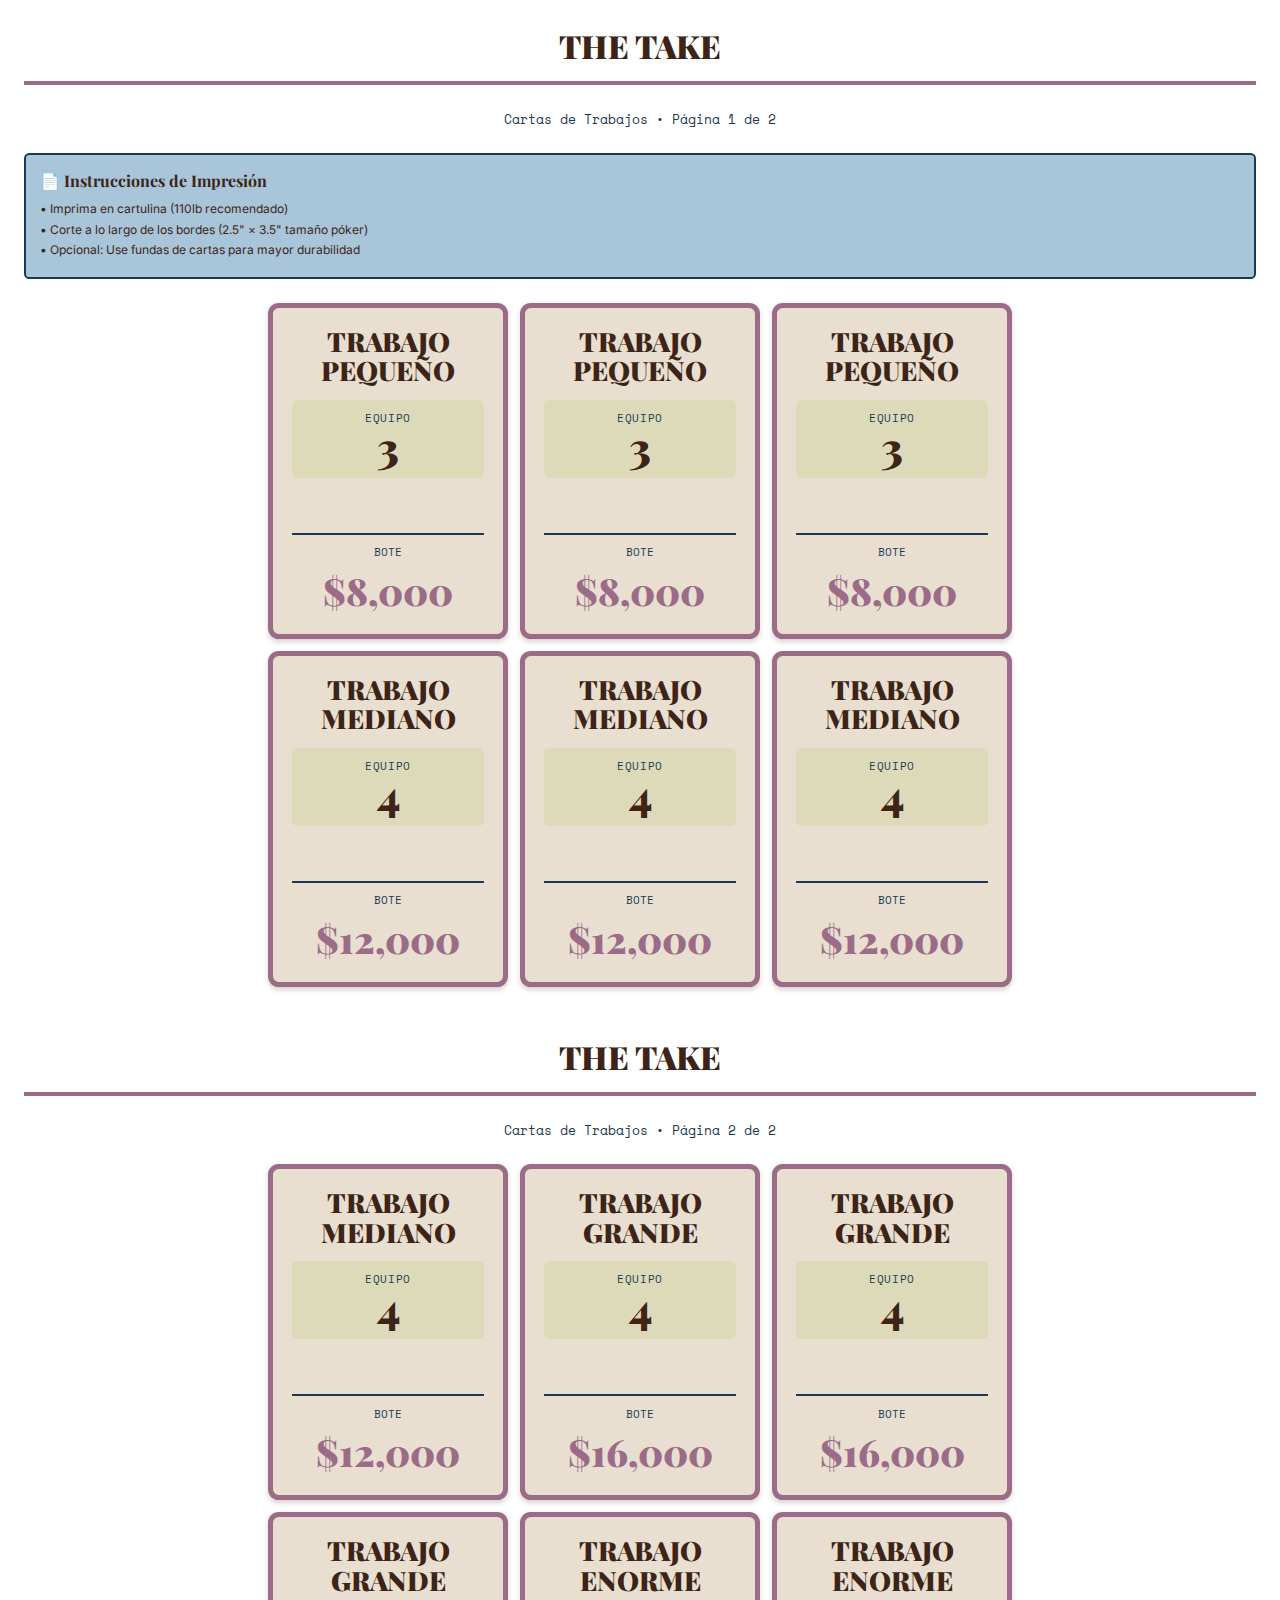
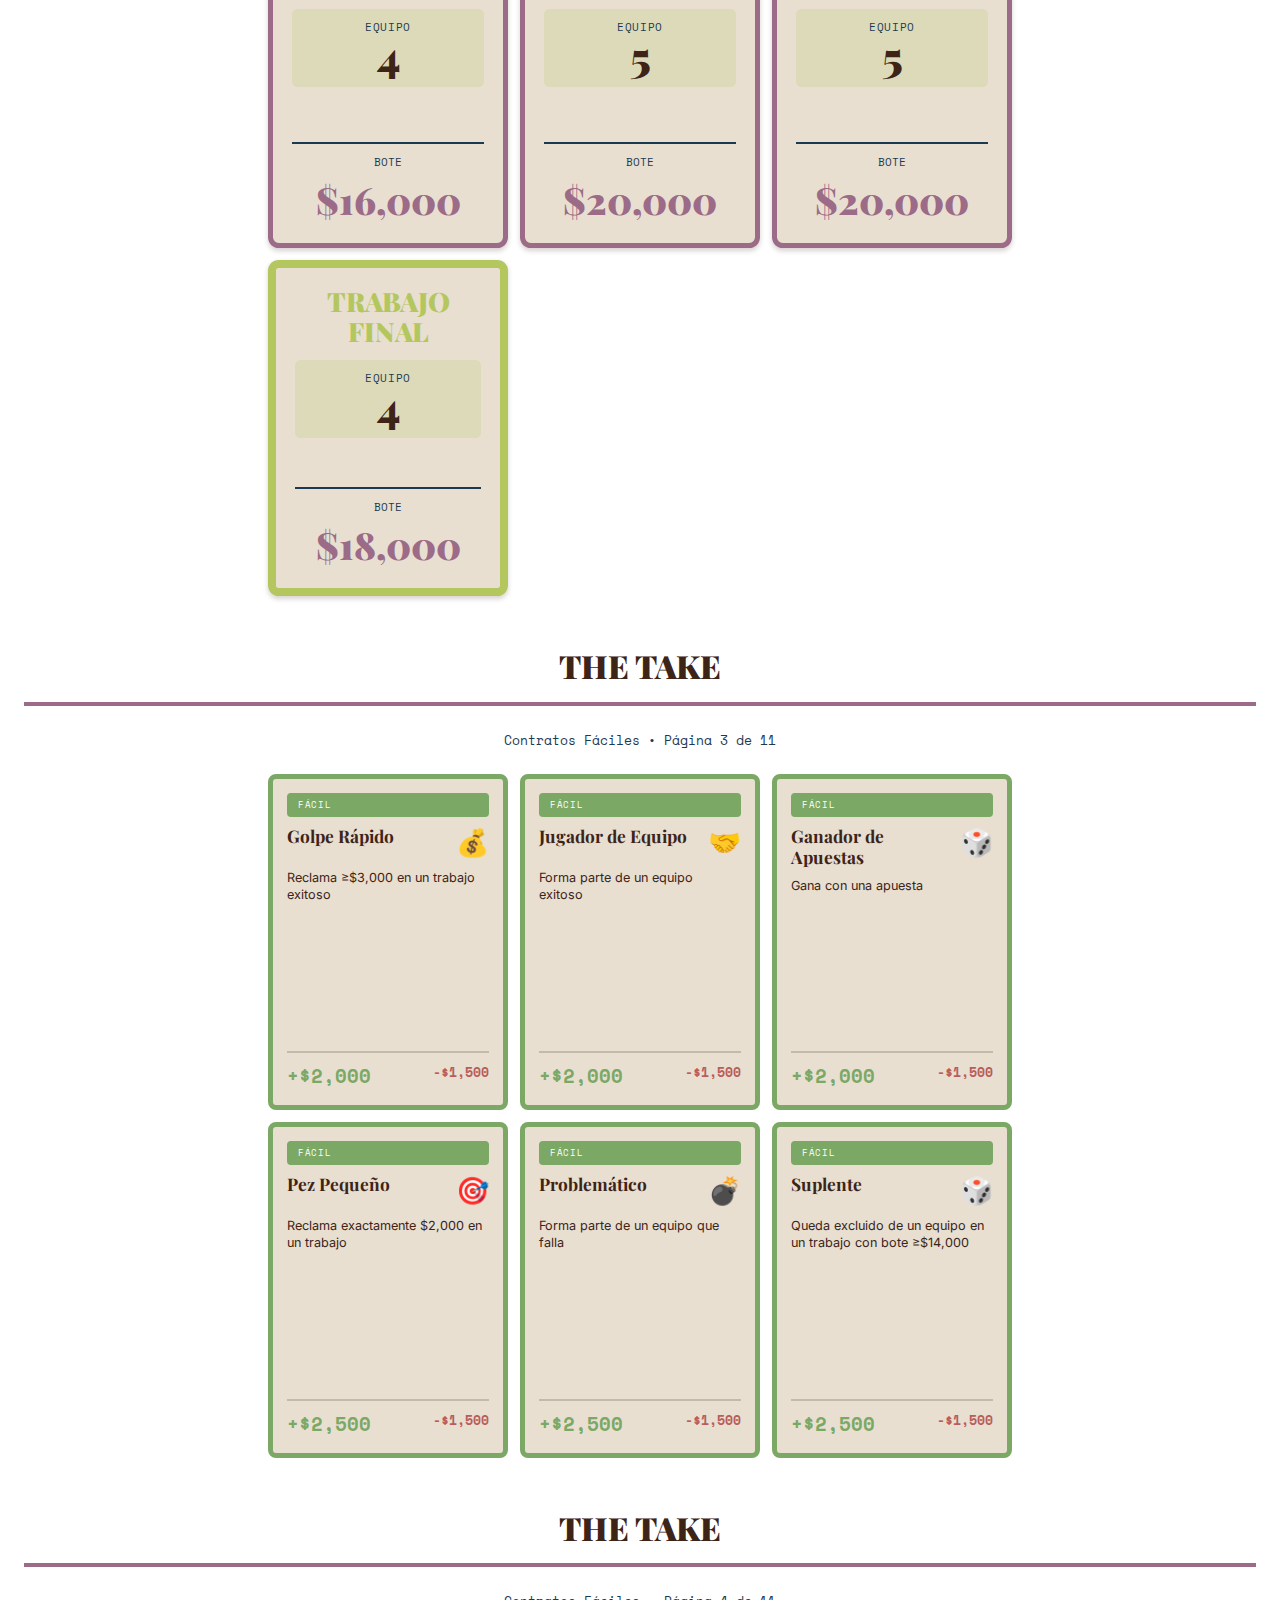
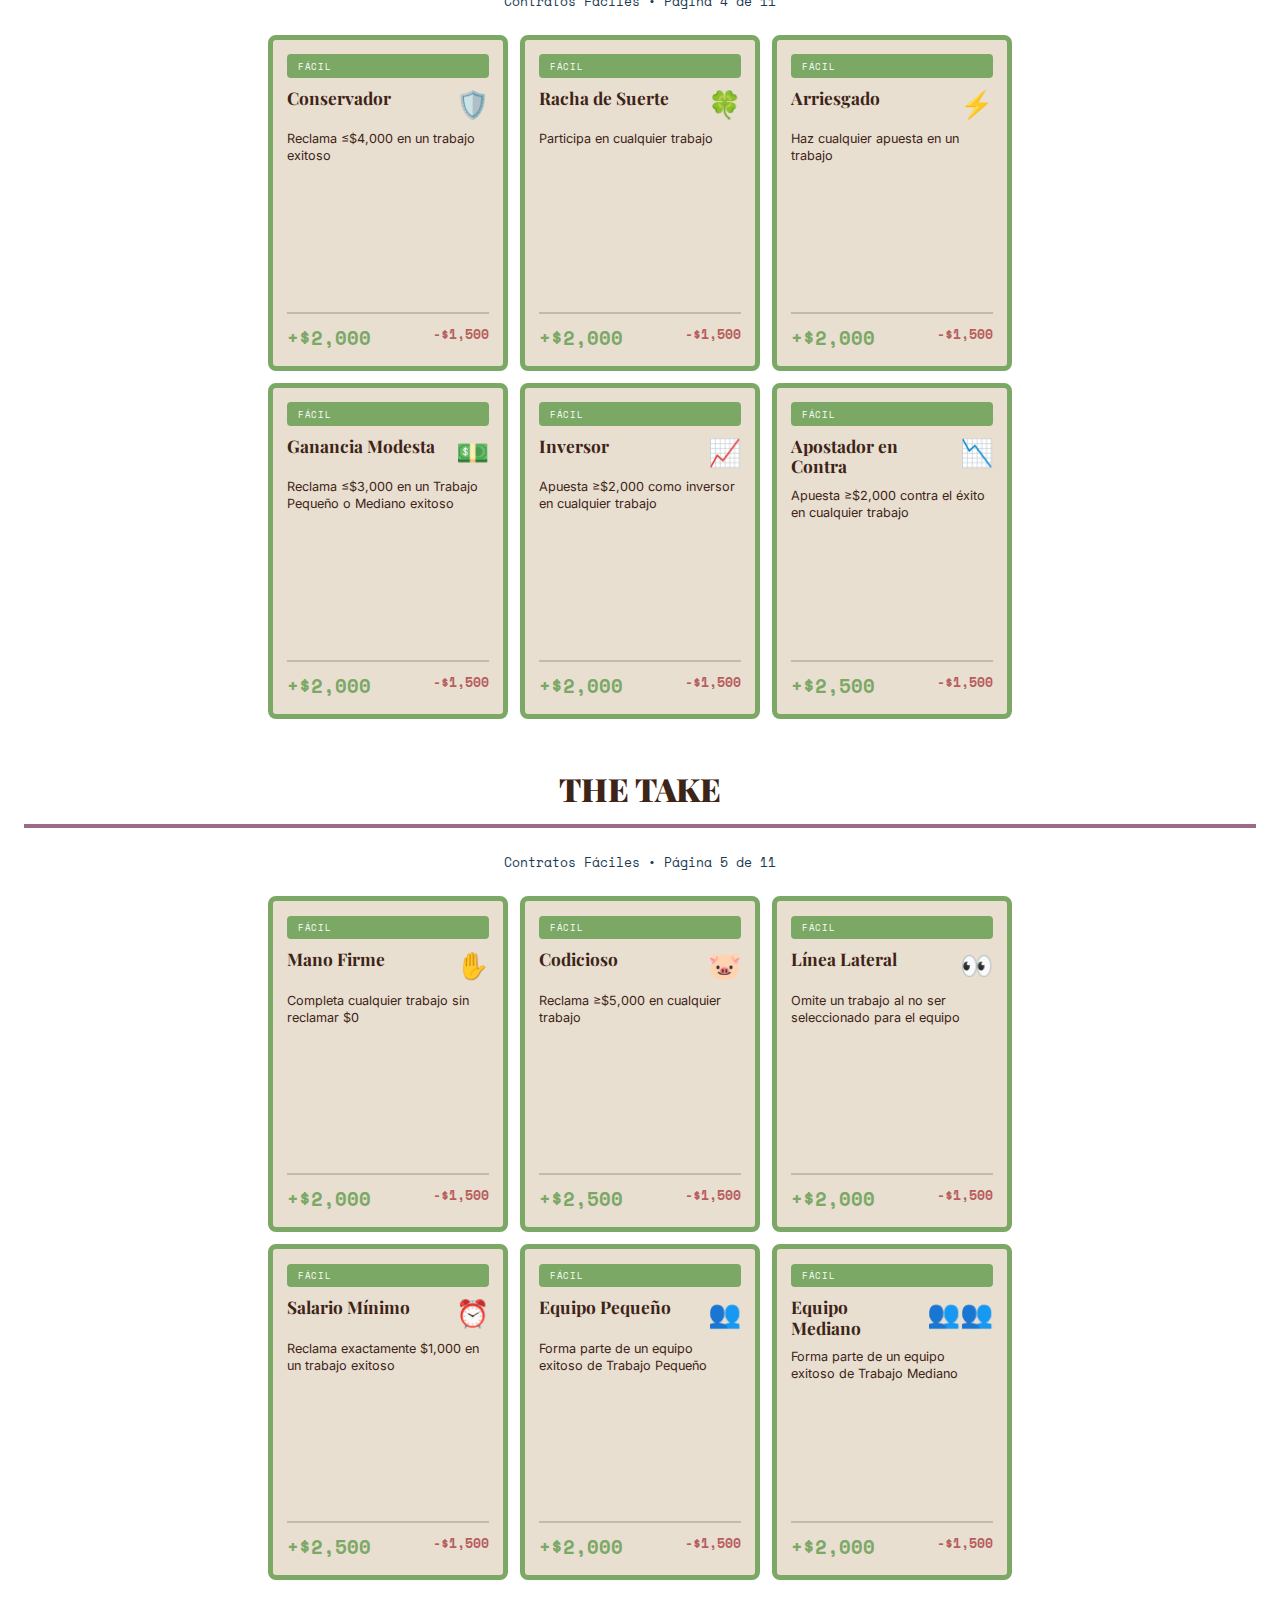
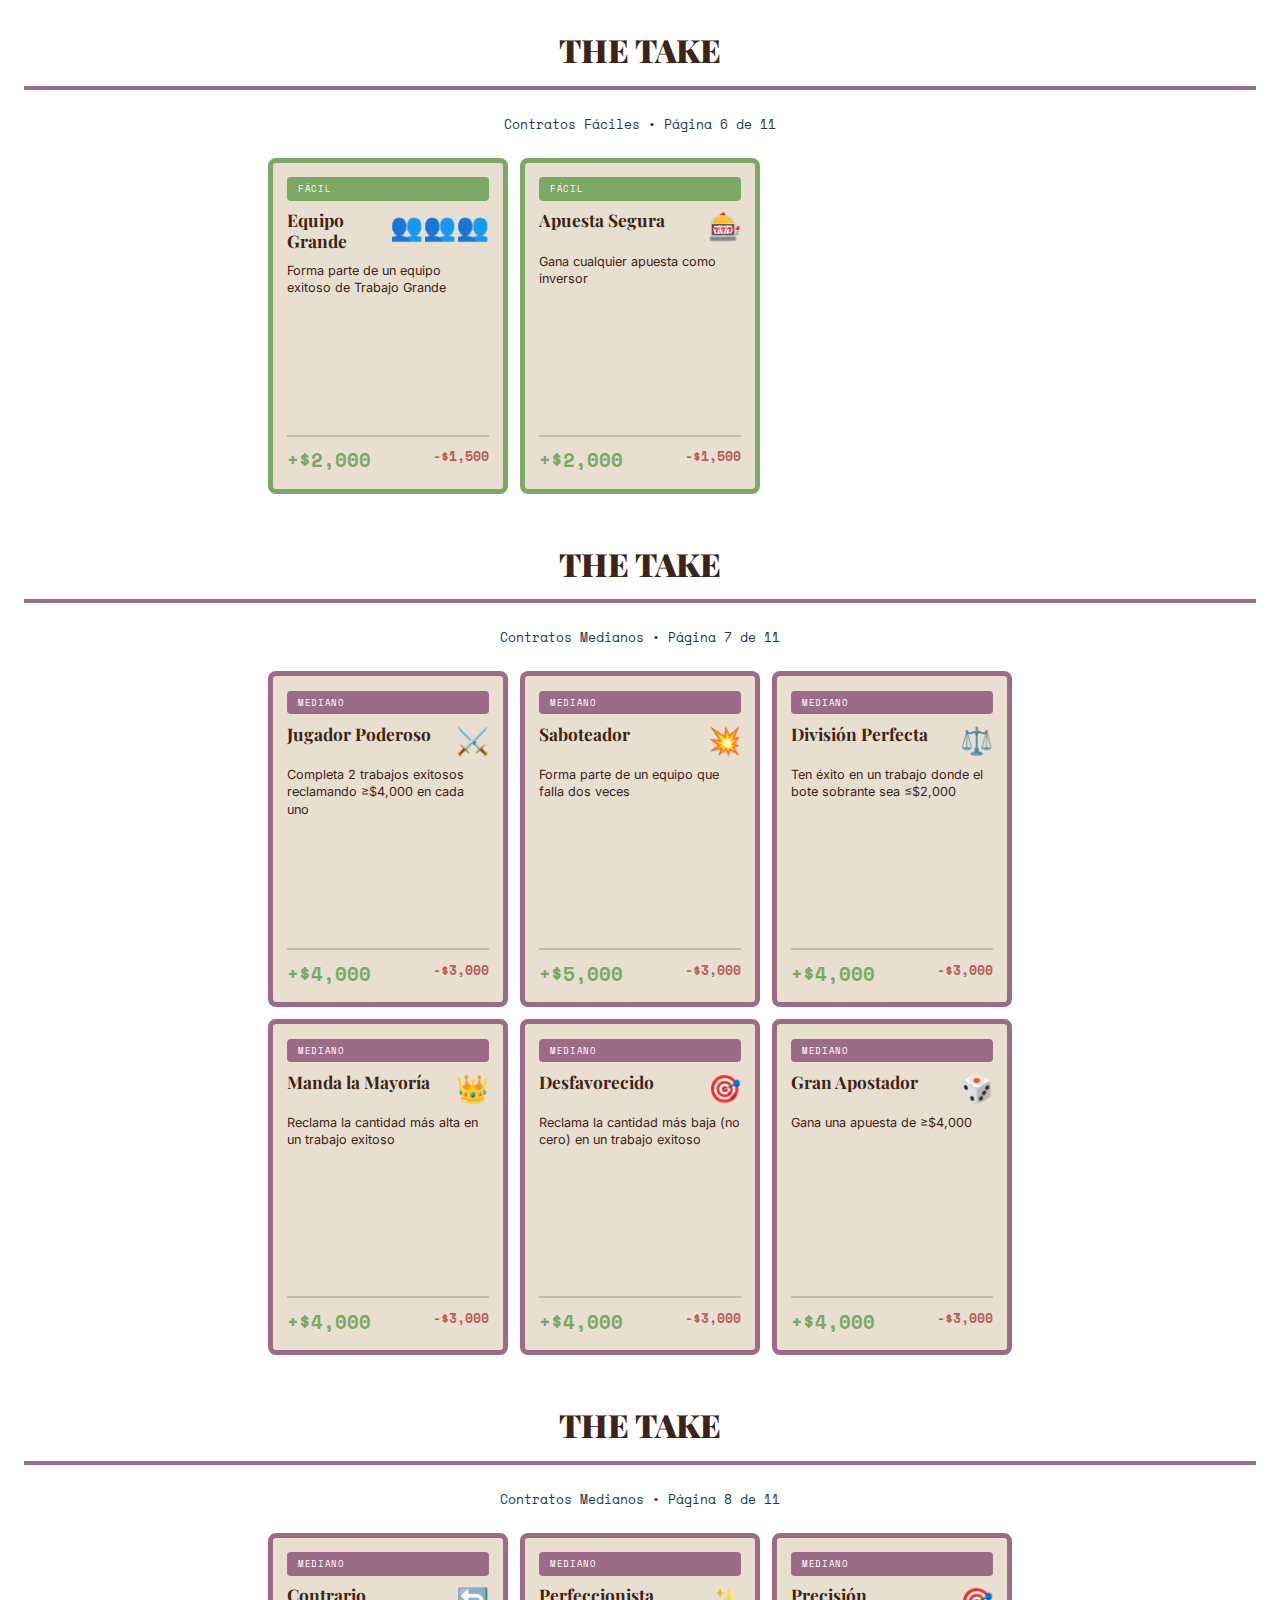
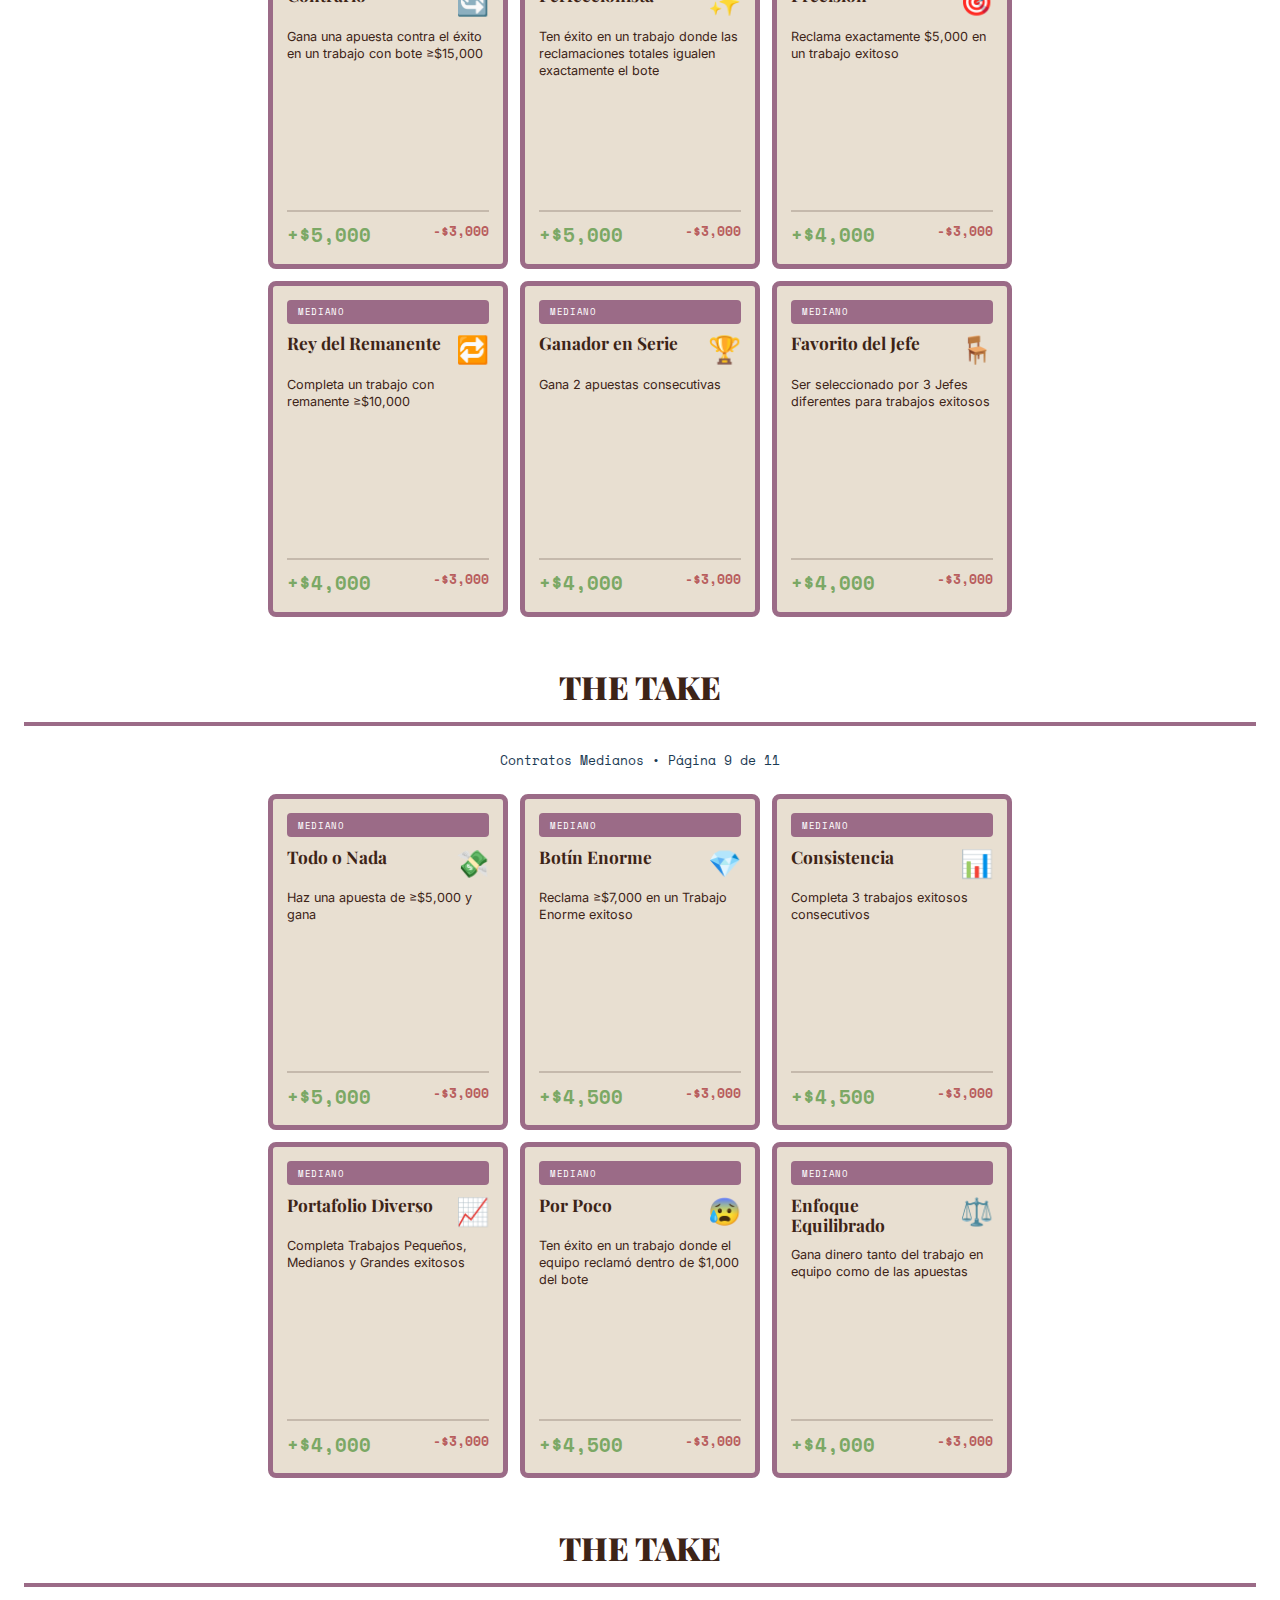
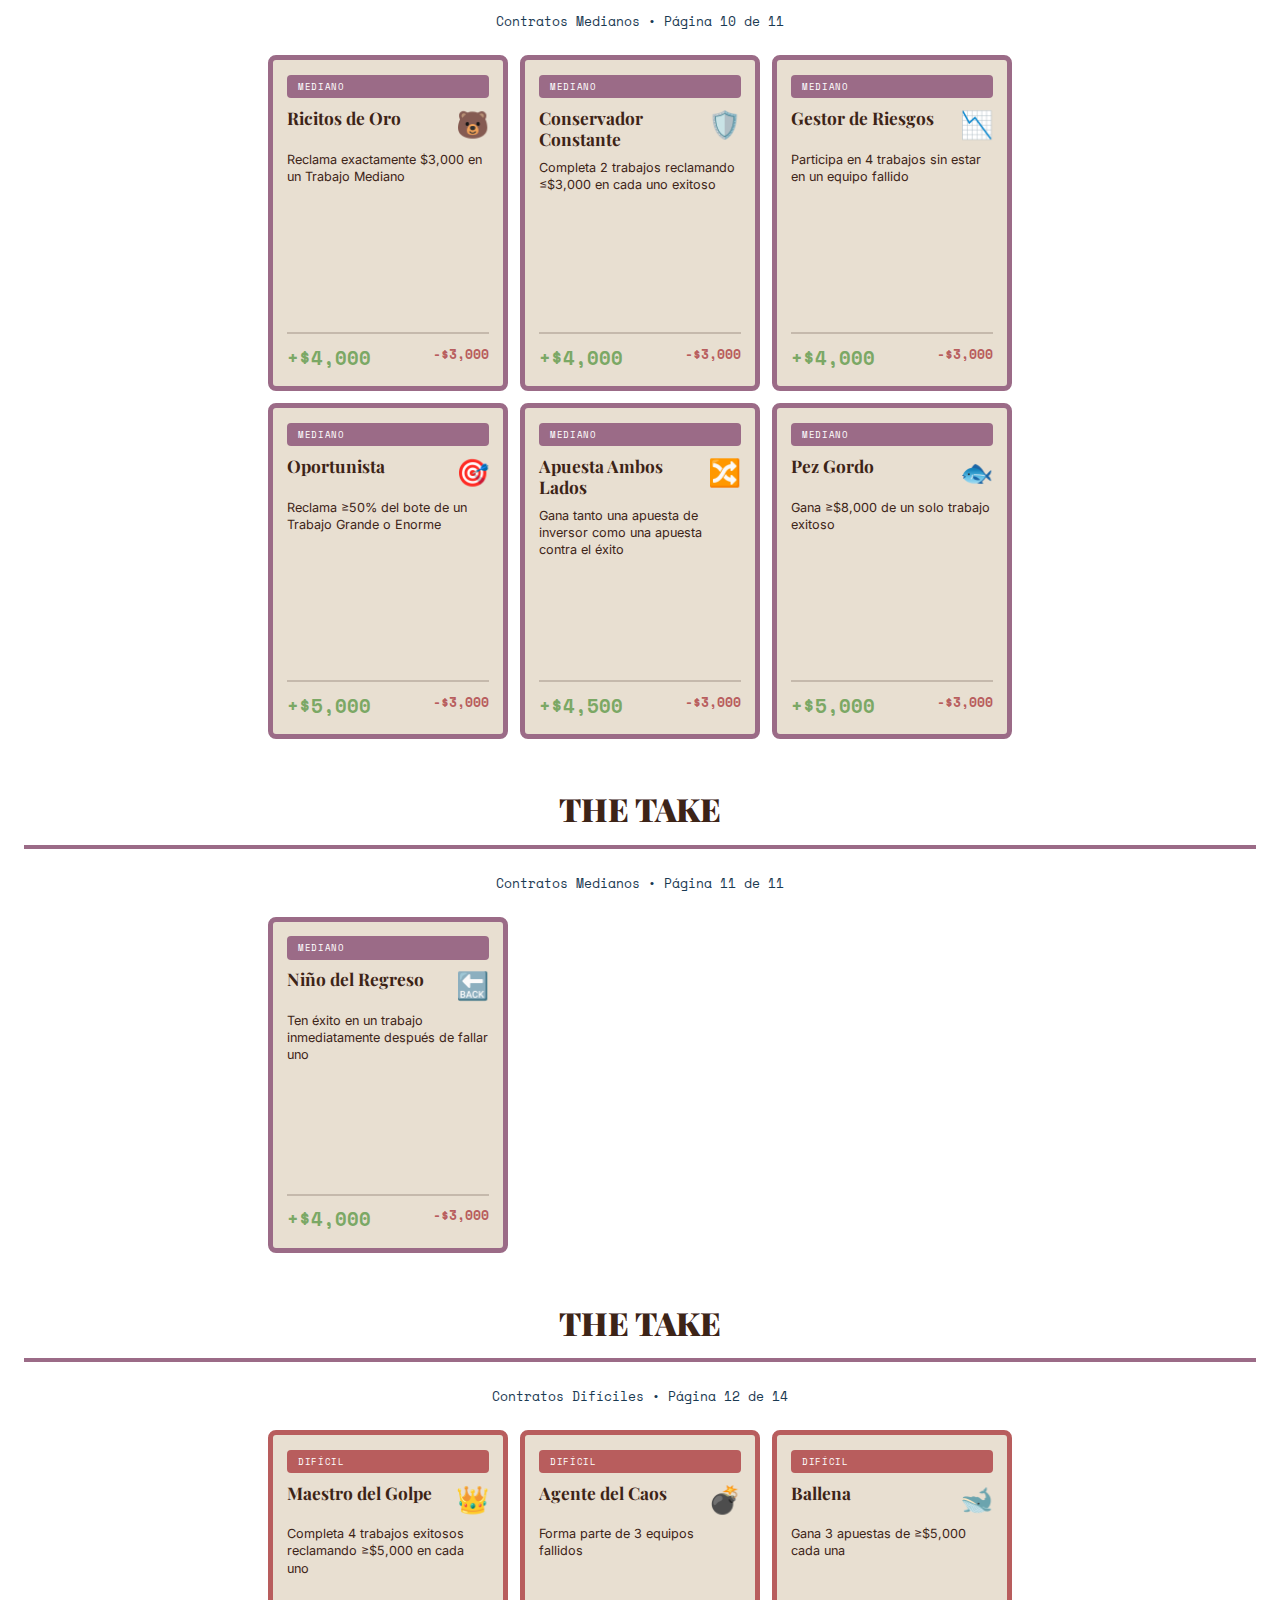
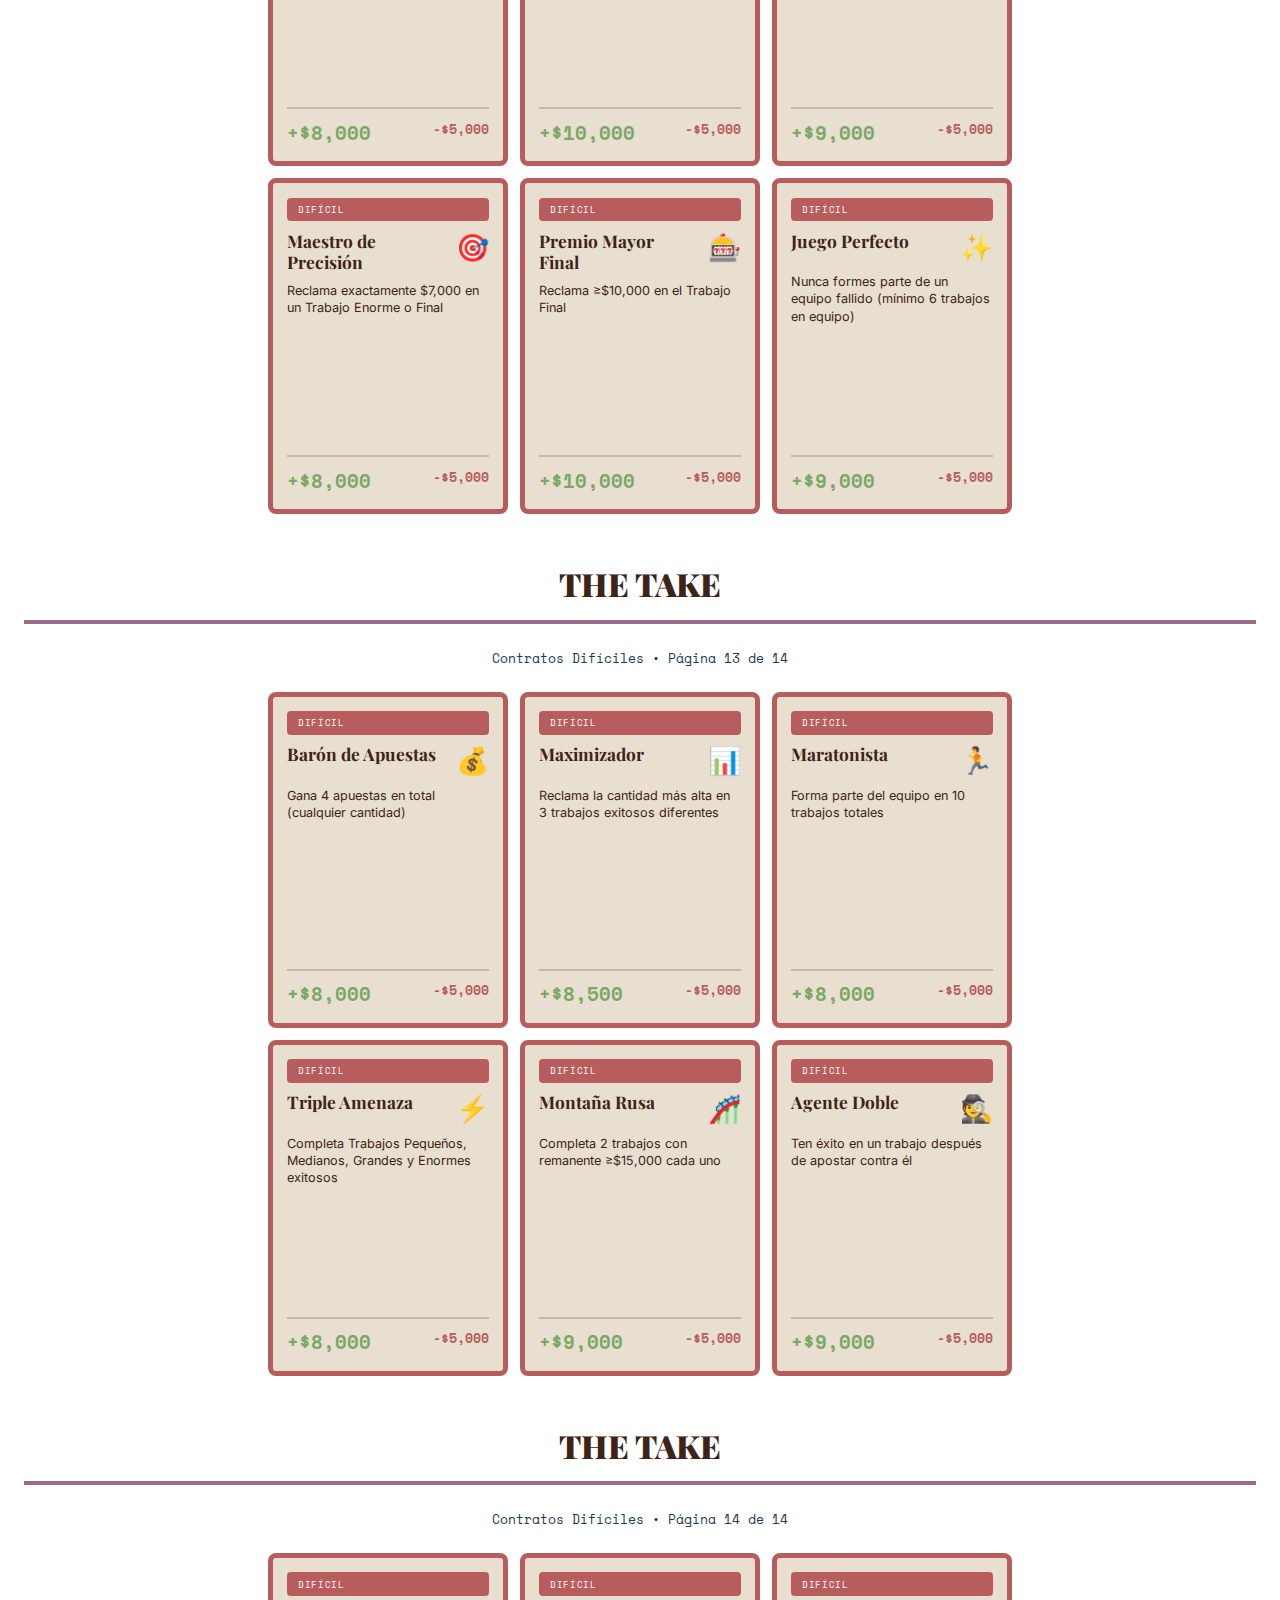
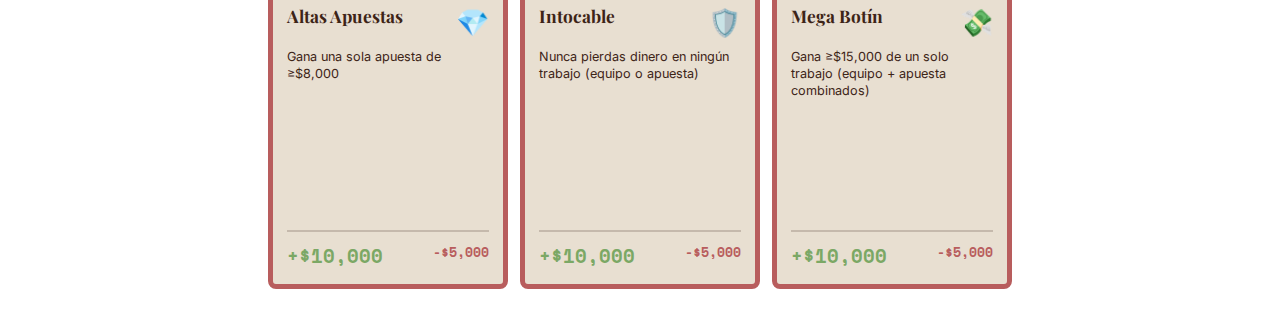
<file: print-cards-es.html>
<!DOCTYPE html>
<html lang="es">
<head>
    <meta charset="UTF-8">
    <meta name="viewport" content="width=device-width, initial-scale=1.0">
    <title>THE TAKE - Cartas Imprimibles (Español)</title>
    <link rel="preconnect" href="https://fonts.googleapis.com">
    <link rel="preconnect" href="https://fonts.gstatic.com" crossorigin>
    <link href="https://fonts.googleapis.com/css2?family=Playfair+Display:wght@400;700;900&family=Inter:wght@300;400;500;600;700&family=Space+Mono:wght@400;700&display=swap" rel="stylesheet">

    <style>
        /* Print Styles */
        @page {
            size: letter;
            margin: 0.25in;
        }

        * {
            margin: 0;
            padding: 0;
            box-sizing: border-box;
        }

        body {
            font-family: 'Inter', sans-serif;
            background: white;
            color: #3d2417;
            print-color-adjust: exact;
            -webkit-print-color-adjust: exact;
        }

        /* Color Palette */
        :root {
            --sky-blue: #a8c5d9;
            --purple-mauve: #9b6b87;
            --cream: #e8dfd1;
            --lime-green: #b4c75f;
            --dark-brown: #3d2417;
            --navy-blue: #1a3a52;
        }

        /* Page Breaks */
        .page {
            page-break-after: always;
            padding: 0.25in;
        }

        .page:last-child {
            page-break-after: auto;
        }

        .page-title {
            font-family: 'Playfair Display', serif;
            font-size: 24pt;
            font-weight: 900;
            color: var(--dark-brown);
            text-align: center;
            margin-bottom: 0.25in;
            padding-bottom: 0.15in;
            border-bottom: 3pt solid var(--purple-mauve);
        }

        .page-subtitle {
            font-family: 'Space Mono', monospace;
            font-size: 10pt;
            color: var(--navy-blue);
            text-align: center;
            margin-bottom: 0.25in;
        }

        /* Card Grid - Poker Size (2.5" × 3.5") */
        .card-grid {
            display: grid;
            grid-template-columns: repeat(3, 2.5in);
            grid-auto-rows: 3.5in;
            gap: 0.125in;
            justify-content: center;
        }

        /* Job Cards */
        .job-card {
            width: 2.5in;
            height: 3.5in;
            background: var(--cream);
            border: 4pt solid var(--purple-mauve);
            border-radius: 8pt;
            padding: 0.2in;
            display: flex;
            flex-direction: column;
            position: relative;
            box-shadow: 0 2pt 4pt rgba(61, 36, 23, 0.2);
        }

        .job-card.final {
            border-color: var(--lime-green);
            border-width: 6pt;
        }

        .job-type {
            font-family: 'Playfair Display', serif;
            font-size: 20pt;
            font-weight: 900;
            color: var(--dark-brown);
            text-align: center;
            margin-bottom: 0.15in;
            line-height: 1.1;
        }

        .job-type.final {
            color: var(--lime-green);
        }

        .job-detail {
            background: rgba(180, 199, 95, 0.2);
            border-radius: 4pt;
            padding: 0.1in;
            margin-bottom: 0.1in;
            text-align: center;
        }

        .job-label {
            font-family: 'Space Mono', monospace;
            font-size: 8pt;
            color: var(--navy-blue);
            text-transform: uppercase;
            letter-spacing: 0.5pt;
        }

        .job-value {
            font-family: 'Playfair Display', serif;
            font-size: 32pt;
            font-weight: 900;
            color: var(--dark-brown);
            line-height: 1;
        }

        .job-pot {
            margin-top: auto;
            text-align: center;
            padding-top: 0.1in;
            border-top: 2pt solid var(--navy-blue);
        }

        .pot-label {
            font-family: 'Space Mono', monospace;
            font-size: 8pt;
            color: var(--navy-blue);
            margin-bottom: 4pt;
        }

        .pot-amount {
            font-family: 'Playfair Display', serif;
            font-size: 28pt;
            font-weight: 900;
            color: var(--purple-mauve);
        }

        /* Contract Cards */
        .contract-card {
            width: 2.5in;
            height: 3.5in;
            background: var(--cream);
            border: 4pt solid;
            border-radius: 6pt;
            padding: 0.15in;
            display: flex;
            flex-direction: column;
            position: relative;
        }

        .contract-card.easy {
            border-color: #7ba865;
        }

        .contract-card.medium {
            border-color: var(--purple-mauve);
        }

        .contract-card.hard {
            border-color: #b85d5d;
        }

        .contract-header {
            display: flex;
            justify-content: space-between;
            align-items: flex-start;
            margin-bottom: 0.1in;
        }

        .contract-name {
            font-family: 'Playfair Display', serif;
            font-size: 13pt;
            font-weight: 700;
            color: var(--dark-brown);
            flex: 1;
            line-height: 1.2;
        }

        .contract-icon {
            font-size: 20pt;
            margin-left: 8pt;
        }

        .contract-tier {
            font-family: 'Space Mono', monospace;
            font-size: 7pt;
            text-transform: uppercase;
            letter-spacing: 0.5pt;
            margin-bottom: 0.1in;
            padding: 4pt 8pt;
            border-radius: 3pt;
            display: inline-block;
        }

        .contract-card.easy .contract-tier {
            background: #7ba865;
            color: white;
        }

        .contract-card.medium .contract-tier {
            background: var(--purple-mauve);
            color: white;
        }

        .contract-card.hard .contract-tier {
            background: #b85d5d;
            color: white;
        }

        .contract-objective {
            font-size: 9.5pt;
            line-height: 1.35;
            color: var(--dark-brown);
            flex: 1;
            margin-bottom: 0.1in;
        }

        .contract-footer {
            display: flex;
            justify-content: space-between;
            padding-top: 0.1in;
            border-top: 2pt solid rgba(61, 36, 23, 0.2);
        }

        .contract-bonus,
        .contract-penalty {
            font-family: 'Space Mono', monospace;
            font-weight: 700;
        }

        .contract-bonus {
            color: #7ba865;
            font-size: 14pt;
        }

        .contract-penalty {
            color: #b85d5d;
            font-size: 10pt;
        }

        /* Print Instructions */
        .print-info {
            background: var(--sky-blue);
            padding: 0.15in;
            margin-bottom: 0.25in;
            border-radius: 4pt;
            border: 2pt solid var(--navy-blue);
        }

        .print-info h3 {
            font-family: 'Playfair Display', serif;
            font-size: 12pt;
            color: var(--dark-brown);
            margin-bottom: 8pt;
        }

        .print-info p {
            font-size: 9pt;
            color: var(--dark-brown);
            margin-bottom: 4pt;
        }

        @media print {
            .print-info {
                display: none;
            }
        }
    </style>
</head>
<body>

    <!-- JOB CARDS PAGE 1 -->
    <div class="page">
        <h1 class="page-title">THE TAKE</h1>
        <p class="page-subtitle">Cartas de Trabajos • Página 1 de 2</p>

        <div class="print-info">
            <h3>📄 Instrucciones de Impresión</h3>
            <p>• Imprima en cartulina (110lb recomendado)</p>
            <p>• Corte a lo largo de los bordes (2.5" × 3.5" tamaño póker)</p>
            <p>• Opcional: Use fundas de cartas para mayor durabilidad</p>
        </div>

        <div class="card-grid">
            <!-- Small Jobs (3 total) -->
            <div class="job-card">
                <div class="job-type">TRABAJO<br>PEQUEÑO</div>
                <div class="job-detail">
                    <div class="job-label">Equipo</div>
                    <div class="job-value">3</div>
                </div>
                <div class="job-pot">
                    <div class="pot-label">BOTE</div>
                    <div class="pot-amount">$8,000</div>
                </div>
            </div>

            <div class="job-card">
                <div class="job-type">TRABAJO<br>PEQUEÑO</div>
                <div class="job-detail">
                    <div class="job-label">Equipo</div>
                    <div class="job-value">3</div>
                </div>
                <div class="job-pot">
                    <div class="pot-label">BOTE</div>
                    <div class="pot-amount">$8,000</div>
                </div>
            </div>

            <div class="job-card">
                <div class="job-type">TRABAJO<br>PEQUEÑO</div>
                <div class="job-detail">
                    <div class="job-label">Equipo</div>
                    <div class="job-value">3</div>
                </div>
                <div class="job-pot">
                    <div class="pot-label">BOTE</div>
                    <div class="pot-amount">$8,000</div>
                </div>
            </div>

            <!-- Medium Jobs (4 total) -->
            <div class="job-card">
                <div class="job-type">TRABAJO<br>MEDIANO</div>
                <div class="job-detail">
                    <div class="job-label">Equipo</div>
                    <div class="job-value">4</div>
                </div>
                <div class="job-pot">
                    <div class="pot-label">BOTE</div>
                    <div class="pot-amount">$12,000</div>
                </div>
            </div>

            <div class="job-card">
                <div class="job-type">TRABAJO<br>MEDIANO</div>
                <div class="job-detail">
                    <div class="job-label">Equipo</div>
                    <div class="job-value">4</div>
                </div>
                <div class="job-pot">
                    <div class="pot-label">BOTE</div>
                    <div class="pot-amount">$12,000</div>
                </div>
            </div>

            <div class="job-card">
                <div class="job-type">TRABAJO<br>MEDIANO</div>
                <div class="job-detail">
                    <div class="job-label">Equipo</div>
                    <div class="job-value">4</div>
                </div>
                <div class="job-pot">
                    <div class="pot-label">BOTE</div>
                    <div class="pot-amount">$12,000</div>
                </div>
            </div>
        </div>
    </div>

    <!-- JOB CARDS PAGE 2 -->
    <div class="page">
        <h1 class="page-title">THE TAKE</h1>
        <p class="page-subtitle">Cartas de Trabajos • Página 2 de 2</p>

        <div class="card-grid">
            <!-- Medium Job (last one) -->
            <div class="job-card">
                <div class="job-type">TRABAJO<br>MEDIANO</div>
                <div class="job-detail">
                    <div class="job-label">Equipo</div>
                    <div class="job-value">4</div>
                </div>
                <div class="job-pot">
                    <div class="pot-label">BOTE</div>
                    <div class="pot-amount">$12,000</div>
                </div>
            </div>

            <!-- Large Jobs (3 total) -->
            <div class="job-card">
                <div class="job-type">TRABAJO<br>GRANDE</div>
                <div class="job-detail">
                    <div class="job-label">Equipo</div>
                    <div class="job-value">4</div>
                </div>
                <div class="job-pot">
                    <div class="pot-label">BOTE</div>
                    <div class="pot-amount">$16,000</div>
                </div>
            </div>

            <div class="job-card">
                <div class="job-type">TRABAJO<br>GRANDE</div>
                <div class="job-detail">
                    <div class="job-label">Equipo</div>
                    <div class="job-value">4</div>
                </div>
                <div class="job-pot">
                    <div class="pot-label">BOTE</div>
                    <div class="pot-amount">$16,000</div>
                </div>
            </div>

            <div class="job-card">
                <div class="job-type">TRABAJO<br>GRANDE</div>
                <div class="job-detail">
                    <div class="job-label">Equipo</div>
                    <div class="job-value">4</div>
                </div>
                <div class="job-pot">
                    <div class="pot-label">BOTE</div>
                    <div class="pot-amount">$16,000</div>
                </div>
            </div>

            <!-- Huge Jobs (2 total) -->
            <div class="job-card">
                <div class="job-type">TRABAJO<br>ENORME</div>
                <div class="job-detail">
                    <div class="job-label">Equipo</div>
                    <div class="job-value">5</div>
                </div>
                <div class="job-pot">
                    <div class="pot-label">BOTE</div>
                    <div class="pot-amount">$20,000</div>
                </div>
            </div>

            <div class="job-card">
                <div class="job-type">TRABAJO<br>ENORME</div>
                <div class="job-detail">
                    <div class="job-label">Equipo</div>
                    <div class="job-value">5</div>
                </div>
                <div class="job-pot">
                    <div class="pot-label">BOTE</div>
                    <div class="pot-amount">$20,000</div>
                </div>
            </div>

            <!-- Final Job -->
            <div class="job-card final">
                <div class="job-type final">TRABAJO<br>FINAL</div>
                <div class="job-detail">
                    <div class="job-label">Equipo</div>
                    <div class="job-value">4</div>
                </div>
                <div class="job-pot">
                    <div class="pot-label">BOTE</div>
                    <div class="pot-amount">$18,000</div>
                </div>
            </div>
        </div>
    </div>

    <!-- CONTRACT CARDS - EASY (Page 3) -->
    <div class="page">
        <h1 class="page-title">THE TAKE</h1>
        <p class="page-subtitle">Contratos Fáciles • Página 3 de 11</p>

        <div class="card-grid">
            <div class="contract-card easy">
                <div class="contract-tier">Fácil</div>
                <div class="contract-header">
                    <div class="contract-name">Golpe Rápido</div>
                    <div class="contract-icon">💰</div>
                </div>
                <div class="contract-objective">
                    Reclama ≥$3,000 en un trabajo exitoso
                </div>
                <div class="contract-footer">
                    <div class="contract-bonus">+$2,000</div>
                    <div class="contract-penalty">-$1,500</div>
                </div>
            </div>

            <div class="contract-card easy">
                <div class="contract-tier">Fácil</div>
                <div class="contract-header">
                    <div class="contract-name">Jugador de Equipo</div>
                    <div class="contract-icon">🤝</div>
                </div>
                <div class="contract-objective">
                    Forma parte de un equipo exitoso
                </div>
                <div class="contract-footer">
                    <div class="contract-bonus">+$2,000</div>
                    <div class="contract-penalty">-$1,500</div>
                </div>
            </div>

            <div class="contract-card easy">
                <div class="contract-tier">Fácil</div>
                <div class="contract-header">
                    <div class="contract-name">Ganador de Apuestas</div>
                    <div class="contract-icon">🎲</div>
                </div>
                <div class="contract-objective">
                    Gana con una apuesta
                </div>
                <div class="contract-footer">
                    <div class="contract-bonus">+$2,000</div>
                    <div class="contract-penalty">-$1,500</div>
                </div>
            </div>

            <div class="contract-card easy">
                <div class="contract-tier">Fácil</div>
                <div class="contract-header">
                    <div class="contract-name">Pez Pequeño</div>
                    <div class="contract-icon">🎯</div>
                </div>
                <div class="contract-objective">
                    Reclama exactamente $2,000 en un trabajo
                </div>
                <div class="contract-footer">
                    <div class="contract-bonus">+$2,500</div>
                    <div class="contract-penalty">-$1,500</div>
                </div>
            </div>

            <div class="contract-card easy">
                <div class="contract-tier">Fácil</div>
                <div class="contract-header">
                    <div class="contract-name">Problemático</div>
                    <div class="contract-icon">💣</div>
                </div>
                <div class="contract-objective">
                    Forma parte de un equipo que falla
                </div>
                <div class="contract-footer">
                    <div class="contract-bonus">+$2,500</div>
                    <div class="contract-penalty">-$1,500</div>
                </div>
            </div>

            <div class="contract-card easy">
                <div class="contract-tier">Fácil</div>
                <div class="contract-header">
                    <div class="contract-name">Suplente</div>
                    <div class="contract-icon">🎲</div>
                </div>
                <div class="contract-objective">
                    Queda excluido de un equipo en un trabajo con bote ≥$14,000
                </div>
                <div class="contract-footer">
                    <div class="contract-bonus">+$2,500</div>
                    <div class="contract-penalty">-$1,500</div>
                </div>
            </div>
        </div>
    </div>

    <!-- CONTRACT CARDS - EASY (Page 4) -->
    <div class="page">
        <h1 class="page-title">THE TAKE</h1>
        <p class="page-subtitle">Contratos Fáciles • Página 4 de 11</p>

        <div class="card-grid">
            <div class="contract-card easy">
                <div class="contract-tier">Fácil</div>
                <div class="contract-header">
                    <div class="contract-name">Conservador</div>
                    <div class="contract-icon">🛡️</div>
                </div>
                <div class="contract-objective">
                    Reclama ≤$4,000 en un trabajo exitoso
                </div>
                <div class="contract-footer">
                    <div class="contract-bonus">+$2,000</div>
                    <div class="contract-penalty">-$1,500</div>
                </div>
            </div>

            <div class="contract-card easy">
                <div class="contract-tier">Fácil</div>
                <div class="contract-header">
                    <div class="contract-name">Racha de Suerte</div>
                    <div class="contract-icon">🍀</div>
                </div>
                <div class="contract-objective">
                    Participa en cualquier trabajo
                </div>
                <div class="contract-footer">
                    <div class="contract-bonus">+$2,000</div>
                    <div class="contract-penalty">-$1,500</div>
                </div>
            </div>

            <div class="contract-card easy">
                <div class="contract-tier">Fácil</div>
                <div class="contract-header">
                    <div class="contract-name">Arriesgado</div>
                    <div class="contract-icon">⚡</div>
                </div>
                <div class="contract-objective">
                    Haz cualquier apuesta en un trabajo
                </div>
                <div class="contract-footer">
                    <div class="contract-bonus">+$2,000</div>
                    <div class="contract-penalty">-$1,500</div>
                </div>
            </div>

            <div class="contract-card easy">
                <div class="contract-tier">Fácil</div>
                <div class="contract-header">
                    <div class="contract-name">Ganancia Modesta</div>
                    <div class="contract-icon">💵</div>
                </div>
                <div class="contract-objective">
                    Reclama ≤$3,000 en un Trabajo Pequeño o Mediano exitoso
                </div>
                <div class="contract-footer">
                    <div class="contract-bonus">+$2,000</div>
                    <div class="contract-penalty">-$1,500</div>
                </div>
            </div>

            <div class="contract-card easy">
                <div class="contract-tier">Fácil</div>
                <div class="contract-header">
                    <div class="contract-name">Inversor</div>
                    <div class="contract-icon">📈</div>
                </div>
                <div class="contract-objective">
                    Apuesta ≥$2,000 como inversor en cualquier trabajo
                </div>
                <div class="contract-footer">
                    <div class="contract-bonus">+$2,000</div>
                    <div class="contract-penalty">-$1,500</div>
                </div>
            </div>

            <div class="contract-card easy">
                <div class="contract-tier">Fácil</div>
                <div class="contract-header">
                    <div class="contract-name">Apostador en Contra</div>
                    <div class="contract-icon">📉</div>
                </div>
                <div class="contract-objective">
                    Apuesta ≥$2,000 contra el éxito en cualquier trabajo
                </div>
                <div class="contract-footer">
                    <div class="contract-bonus">+$2,500</div>
                    <div class="contract-penalty">-$1,500</div>
                </div>
            </div>
        </div>
    </div>

    <!-- CONTRACT CARDS - EASY (Page 5) -->
    <div class="page">
        <h1 class="page-title">THE TAKE</h1>
        <p class="page-subtitle">Contratos Fáciles • Página 5 de 11</p>

        <div class="card-grid">
            <div class="contract-card easy">
                <div class="contract-tier">Fácil</div>
                <div class="contract-header">
                    <div class="contract-name">Mano Firme</div>
                    <div class="contract-icon">✋</div>
                </div>
                <div class="contract-objective">
                    Completa cualquier trabajo sin reclamar $0
                </div>
                <div class="contract-footer">
                    <div class="contract-bonus">+$2,000</div>
                    <div class="contract-penalty">-$1,500</div>
                </div>
            </div>

            <div class="contract-card easy">
                <div class="contract-tier">Fácil</div>
                <div class="contract-header">
                    <div class="contract-name">Codicioso</div>
                    <div class="contract-icon">🐷</div>
                </div>
                <div class="contract-objective">
                    Reclama ≥$5,000 en cualquier trabajo
                </div>
                <div class="contract-footer">
                    <div class="contract-bonus">+$2,500</div>
                    <div class="contract-penalty">-$1,500</div>
                </div>
            </div>

            <div class="contract-card easy">
                <div class="contract-tier">Fácil</div>
                <div class="contract-header">
                    <div class="contract-name">Línea Lateral</div>
                    <div class="contract-icon">👀</div>
                </div>
                <div class="contract-objective">
                    Omite un trabajo al no ser seleccionado para el equipo
                </div>
                <div class="contract-footer">
                    <div class="contract-bonus">+$2,000</div>
                    <div class="contract-penalty">-$1,500</div>
                </div>
            </div>

            <div class="contract-card easy">
                <div class="contract-tier">Fácil</div>
                <div class="contract-header">
                    <div class="contract-name">Salario Mínimo</div>
                    <div class="contract-icon">⏰</div>
                </div>
                <div class="contract-objective">
                    Reclama exactamente $1,000 en un trabajo exitoso
                </div>
                <div class="contract-footer">
                    <div class="contract-bonus">+$2,500</div>
                    <div class="contract-penalty">-$1,500</div>
                </div>
            </div>

            <div class="contract-card easy">
                <div class="contract-tier">Fácil</div>
                <div class="contract-header">
                    <div class="contract-name">Equipo Pequeño</div>
                    <div class="contract-icon">👥</div>
                </div>
                <div class="contract-objective">
                    Forma parte de un equipo exitoso de Trabajo Pequeño
                </div>
                <div class="contract-footer">
                    <div class="contract-bonus">+$2,000</div>
                    <div class="contract-penalty">-$1,500</div>
                </div>
            </div>

            <div class="contract-card easy">
                <div class="contract-tier">Fácil</div>
                <div class="contract-header">
                    <div class="contract-name">Equipo Mediano</div>
                    <div class="contract-icon">👥👥</div>
                </div>
                <div class="contract-objective">
                    Forma parte de un equipo exitoso de Trabajo Mediano
                </div>
                <div class="contract-footer">
                    <div class="contract-bonus">+$2,000</div>
                    <div class="contract-penalty">-$1,500</div>
                </div>
            </div>
        </div>
    </div>

    <!-- CONTRACT CARDS - EASY (Page 6) -->
    <div class="page">
        <h1 class="page-title">THE TAKE</h1>
        <p class="page-subtitle">Contratos Fáciles • Página 6 de 11</p>

        <div class="card-grid">
            <div class="contract-card easy">
                <div class="contract-tier">Fácil</div>
                <div class="contract-header">
                    <div class="contract-name">Equipo Grande</div>
                    <div class="contract-icon">👥👥👥</div>
                </div>
                <div class="contract-objective">
                    Forma parte de un equipo exitoso de Trabajo Grande
                </div>
                <div class="contract-footer">
                    <div class="contract-bonus">+$2,000</div>
                    <div class="contract-penalty">-$1,500</div>
                </div>
            </div>

            <div class="contract-card easy">
                <div class="contract-tier">Fácil</div>
                <div class="contract-header">
                    <div class="contract-name">Apuesta Segura</div>
                    <div class="contract-icon">🎰</div>
                </div>
                <div class="contract-objective">
                    Gana cualquier apuesta como inversor
                </div>
                <div class="contract-footer">
                    <div class="contract-bonus">+$2,000</div>
                    <div class="contract-penalty">-$1,500</div>
                </div>
            </div>
        </div>
    </div>

    <!-- CONTRACT CARDS - MEDIUM (Page 7) -->
    <div class="page">
        <h1 class="page-title">THE TAKE</h1>
        <p class="page-subtitle">Contratos Medianos • Página 7 de 11</p>

        <div class="card-grid">
            <div class="contract-card medium">
                <div class="contract-tier">Mediano</div>
                <div class="contract-header">
                    <div class="contract-name">Jugador Poderoso</div>
                    <div class="contract-icon">⚔️</div>
                </div>
                <div class="contract-objective">
                    Completa 2 trabajos exitosos reclamando ≥$4,000 en cada uno
                </div>
                <div class="contract-footer">
                    <div class="contract-bonus">+$4,000</div>
                    <div class="contract-penalty">-$3,000</div>
                </div>
            </div>

            <div class="contract-card medium">
                <div class="contract-tier">Mediano</div>
                <div class="contract-header">
                    <div class="contract-name">Saboteador</div>
                    <div class="contract-icon">💥</div>
                </div>
                <div class="contract-objective">
                    Forma parte de un equipo que falla dos veces
                </div>
                <div class="contract-footer">
                    <div class="contract-bonus">+$5,000</div>
                    <div class="contract-penalty">-$3,000</div>
                </div>
            </div>

            <div class="contract-card medium">
                <div class="contract-tier">Mediano</div>
                <div class="contract-header">
                    <div class="contract-name">División Perfecta</div>
                    <div class="contract-icon">⚖️</div>
                </div>
                <div class="contract-objective">
                    Ten éxito en un trabajo donde el bote sobrante sea ≤$2,000
                </div>
                <div class="contract-footer">
                    <div class="contract-bonus">+$4,000</div>
                    <div class="contract-penalty">-$3,000</div>
                </div>
            </div>

            <div class="contract-card medium">
                <div class="contract-tier">Mediano</div>
                <div class="contract-header">
                    <div class="contract-name">Manda la Mayoría</div>
                    <div class="contract-icon">👑</div>
                </div>
                <div class="contract-objective">
                    Reclama la cantidad más alta en un trabajo exitoso
                </div>
                <div class="contract-footer">
                    <div class="contract-bonus">+$4,000</div>
                    <div class="contract-penalty">-$3,000</div>
                </div>
            </div>

            <div class="contract-card medium">
                <div class="contract-tier">Mediano</div>
                <div class="contract-header">
                    <div class="contract-name">Desfavorecido</div>
                    <div class="contract-icon">🎯</div>
                </div>
                <div class="contract-objective">
                    Reclama la cantidad más baja (no cero) en un trabajo exitoso
                </div>
                <div class="contract-footer">
                    <div class="contract-bonus">+$4,000</div>
                    <div class="contract-penalty">-$3,000</div>
                </div>
            </div>

            <div class="contract-card medium">
                <div class="contract-tier">Mediano</div>
                <div class="contract-header">
                    <div class="contract-name">Gran Apostador</div>
                    <div class="contract-icon">🎲</div>
                </div>
                <div class="contract-objective">
                    Gana una apuesta de ≥$4,000
                </div>
                <div class="contract-footer">
                    <div class="contract-bonus">+$4,000</div>
                    <div class="contract-penalty">-$3,000</div>
                </div>
            </div>
        </div>
    </div>

    <!-- CONTRACT CARDS - MEDIUM (Page 8) -->
    <div class="page">
        <h1 class="page-title">THE TAKE</h1>
        <p class="page-subtitle">Contratos Medianos • Página 8 de 11</p>

        <div class="card-grid">
            <div class="contract-card medium">
                <div class="contract-tier">Mediano</div>
                <div class="contract-header">
                    <div class="contract-name">Contrario</div>
                    <div class="contract-icon">🔄</div>
                </div>
                <div class="contract-objective">
                    Gana una apuesta contra el éxito en un trabajo con bote ≥$15,000
                </div>
                <div class="contract-footer">
                    <div class="contract-bonus">+$5,000</div>
                    <div class="contract-penalty">-$3,000</div>
                </div>
            </div>

            <div class="contract-card medium">
                <div class="contract-tier">Mediano</div>
                <div class="contract-header">
                    <div class="contract-name">Perfeccionista</div>
                    <div class="contract-icon">✨</div>
                </div>
                <div class="contract-objective">
                    Ten éxito en un trabajo donde las reclamaciones totales igualen exactamente el bote
                </div>
                <div class="contract-footer">
                    <div class="contract-bonus">+$5,000</div>
                    <div class="contract-penalty">-$3,000</div>
                </div>
            </div>

            <div class="contract-card medium">
                <div class="contract-tier">Mediano</div>
                <div class="contract-header">
                    <div class="contract-name">Precisión</div>
                    <div class="contract-icon">🎯</div>
                </div>
                <div class="contract-objective">
                    Reclama exactamente $5,000 en un trabajo exitoso
                </div>
                <div class="contract-footer">
                    <div class="contract-bonus">+$4,000</div>
                    <div class="contract-penalty">-$3,000</div>
                </div>
            </div>

            <div class="contract-card medium">
                <div class="contract-tier">Mediano</div>
                <div class="contract-header">
                    <div class="contract-name">Rey del Remanente</div>
                    <div class="contract-icon">🔁</div>
                </div>
                <div class="contract-objective">
                    Completa un trabajo con remanente ≥$10,000
                </div>
                <div class="contract-footer">
                    <div class="contract-bonus">+$4,000</div>
                    <div class="contract-penalty">-$3,000</div>
                </div>
            </div>

            <div class="contract-card medium">
                <div class="contract-tier">Mediano</div>
                <div class="contract-header">
                    <div class="contract-name">Ganador en Serie</div>
                    <div class="contract-icon">🏆</div>
                </div>
                <div class="contract-objective">
                    Gana 2 apuestas consecutivas
                </div>
                <div class="contract-footer">
                    <div class="contract-bonus">+$4,000</div>
                    <div class="contract-penalty">-$3,000</div>
                </div>
            </div>

            <div class="contract-card medium">
                <div class="contract-tier">Mediano</div>
                <div class="contract-header">
                    <div class="contract-name">Favorito del Jefe</div>
                    <div class="contract-icon">🪑</div>
                </div>
                <div class="contract-objective">
                    Ser seleccionado por 3 Jefes diferentes para trabajos exitosos
                </div>
                <div class="contract-footer">
                    <div class="contract-bonus">+$4,000</div>
                    <div class="contract-penalty">-$3,000</div>
                </div>
            </div>
        </div>
    </div>

    <!-- CONTRACT CARDS - MEDIUM (Page 9) -->
    <div class="page">
        <h1 class="page-title">THE TAKE</h1>
        <p class="page-subtitle">Contratos Medianos • Página 9 de 11</p>

        <div class="card-grid">
            <div class="contract-card medium">
                <div class="contract-tier">Mediano</div>
                <div class="contract-header">
                    <div class="contract-name">Todo o Nada</div>
                    <div class="contract-icon">💸</div>
                </div>
                <div class="contract-objective">
                    Haz una apuesta de ≥$5,000 y gana
                </div>
                <div class="contract-footer">
                    <div class="contract-bonus">+$5,000</div>
                    <div class="contract-penalty">-$3,000</div>
                </div>
            </div>

            <div class="contract-card medium">
                <div class="contract-tier">Mediano</div>
                <div class="contract-header">
                    <div class="contract-name">Botín Enorme</div>
                    <div class="contract-icon">💎</div>
                </div>
                <div class="contract-objective">
                    Reclama ≥$7,000 en un Trabajo Enorme exitoso
                </div>
                <div class="contract-footer">
                    <div class="contract-bonus">+$4,500</div>
                    <div class="contract-penalty">-$3,000</div>
                </div>
            </div>

            <div class="contract-card medium">
                <div class="contract-tier">Mediano</div>
                <div class="contract-header">
                    <div class="contract-name">Consistencia</div>
                    <div class="contract-icon">📊</div>
                </div>
                <div class="contract-objective">
                    Completa 3 trabajos exitosos consecutivos
                </div>
                <div class="contract-footer">
                    <div class="contract-bonus">+$4,500</div>
                    <div class="contract-penalty">-$3,000</div>
                </div>
            </div>

            <div class="contract-card medium">
                <div class="contract-tier">Mediano</div>
                <div class="contract-header">
                    <div class="contract-name">Portafolio Diverso</div>
                    <div class="contract-icon">📈</div>
                </div>
                <div class="contract-objective">
                    Completa Trabajos Pequeños, Medianos y Grandes exitosos
                </div>
                <div class="contract-footer">
                    <div class="contract-bonus">+$4,000</div>
                    <div class="contract-penalty">-$3,000</div>
                </div>
            </div>

            <div class="contract-card medium">
                <div class="contract-tier">Mediano</div>
                <div class="contract-header">
                    <div class="contract-name">Por Poco</div>
                    <div class="contract-icon">😰</div>
                </div>
                <div class="contract-objective">
                    Ten éxito en un trabajo donde el equipo reclamó dentro de $1,000 del bote
                </div>
                <div class="contract-footer">
                    <div class="contract-bonus">+$4,500</div>
                    <div class="contract-penalty">-$3,000</div>
                </div>
            </div>

            <div class="contract-card medium">
                <div class="contract-tier">Mediano</div>
                <div class="contract-header">
                    <div class="contract-name">Enfoque Equilibrado</div>
                    <div class="contract-icon">⚖️</div>
                </div>
                <div class="contract-objective">
                    Gana dinero tanto del trabajo en equipo como de las apuestas
                </div>
                <div class="contract-footer">
                    <div class="contract-bonus">+$4,000</div>
                    <div class="contract-penalty">-$3,000</div>
                </div>
            </div>
        </div>
    </div>

    <!-- CONTRACT CARDS - MEDIUM (Page 10) -->
    <div class="page">
        <h1 class="page-title">THE TAKE</h1>
        <p class="page-subtitle">Contratos Medianos • Página 10 de 11</p>

        <div class="card-grid">
            <div class="contract-card medium">
                <div class="contract-tier">Mediano</div>
                <div class="contract-header">
                    <div class="contract-name">Ricitos de Oro</div>
                    <div class="contract-icon">🐻</div>
                </div>
                <div class="contract-objective">
                    Reclama exactamente $3,000 en un Trabajo Mediano
                </div>
                <div class="contract-footer">
                    <div class="contract-bonus">+$4,000</div>
                    <div class="contract-penalty">-$3,000</div>
                </div>
            </div>

            <div class="contract-card medium">
                <div class="contract-tier">Mediano</div>
                <div class="contract-header">
                    <div class="contract-name">Conservador Constante</div>
                    <div class="contract-icon">🛡️</div>
                </div>
                <div class="contract-objective">
                    Completa 2 trabajos reclamando ≤$3,000 en cada uno exitoso
                </div>
                <div class="contract-footer">
                    <div class="contract-bonus">+$4,000</div>
                    <div class="contract-penalty">-$3,000</div>
                </div>
            </div>

            <div class="contract-card medium">
                <div class="contract-tier">Mediano</div>
                <div class="contract-header">
                    <div class="contract-name">Gestor de Riesgos</div>
                    <div class="contract-icon">📉</div>
                </div>
                <div class="contract-objective">
                    Participa en 4 trabajos sin estar en un equipo fallido
                </div>
                <div class="contract-footer">
                    <div class="contract-bonus">+$4,000</div>
                    <div class="contract-penalty">-$3,000</div>
                </div>
            </div>

            <div class="contract-card medium">
                <div class="contract-tier">Mediano</div>
                <div class="contract-header">
                    <div class="contract-name">Oportunista</div>
                    <div class="contract-icon">🎯</div>
                </div>
                <div class="contract-objective">
                    Reclama ≥50% del bote de un Trabajo Grande o Enorme
                </div>
                <div class="contract-footer">
                    <div class="contract-bonus">+$5,000</div>
                    <div class="contract-penalty">-$3,000</div>
                </div>
            </div>

            <div class="contract-card medium">
                <div class="contract-tier">Mediano</div>
                <div class="contract-header">
                    <div class="contract-name">Apuesta Ambos Lados</div>
                    <div class="contract-icon">🔀</div>
                </div>
                <div class="contract-objective">
                    Gana tanto una apuesta de inversor como una apuesta contra el éxito
                </div>
                <div class="contract-footer">
                    <div class="contract-bonus">+$4,500</div>
                    <div class="contract-penalty">-$3,000</div>
                </div>
            </div>

            <div class="contract-card medium">
                <div class="contract-tier">Mediano</div>
                <div class="contract-header">
                    <div class="contract-name">Pez Gordo</div>
                    <div class="contract-icon">🐟</div>
                </div>
                <div class="contract-objective">
                    Gana ≥$8,000 de un solo trabajo exitoso
                </div>
                <div class="contract-footer">
                    <div class="contract-bonus">+$5,000</div>
                    <div class="contract-penalty">-$3,000</div>
                </div>
            </div>
        </div>
    </div>

    <!-- CONTRACT CARDS - MEDIUM (Page 11) -->
    <div class="page">
        <h1 class="page-title">THE TAKE</h1>
        <p class="page-subtitle">Contratos Medianos • Página 11 de 11</p>

        <div class="card-grid">
            <div class="contract-card medium">
                <div class="contract-tier">Mediano</div>
                <div class="contract-header">
                    <div class="contract-name">Niño del Regreso</div>
                    <div class="contract-icon">🔙</div>
                </div>
                <div class="contract-objective">
                    Ten éxito en un trabajo inmediatamente después de fallar uno
                </div>
                <div class="contract-footer">
                    <div class="contract-bonus">+$4,000</div>
                    <div class="contract-penalty">-$3,000</div>
                </div>
            </div>
        </div>
    </div>

    <!-- CONTRACT CARDS - HARD (Page 12) -->
    <div class="page">
        <h1 class="page-title">THE TAKE</h1>
        <p class="page-subtitle">Contratos Difíciles • Página 12 de 14</p>

        <div class="card-grid">
            <div class="contract-card hard">
                <div class="contract-tier">Difícil</div>
                <div class="contract-header">
                    <div class="contract-name">Maestro del Golpe</div>
                    <div class="contract-icon">👑</div>
                </div>
                <div class="contract-objective">
                    Completa 4 trabajos exitosos reclamando ≥$5,000 en cada uno
                </div>
                <div class="contract-footer">
                    <div class="contract-bonus">+$8,000</div>
                    <div class="contract-penalty">-$5,000</div>
                </div>
            </div>

            <div class="contract-card hard">
                <div class="contract-tier">Difícil</div>
                <div class="contract-header">
                    <div class="contract-name">Agente del Caos</div>
                    <div class="contract-icon">💣</div>
                </div>
                <div class="contract-objective">
                    Forma parte de 3 equipos fallidos
                </div>
                <div class="contract-footer">
                    <div class="contract-bonus">+$10,000</div>
                    <div class="contract-penalty">-$5,000</div>
                </div>
            </div>

            <div class="contract-card hard">
                <div class="contract-tier">Difícil</div>
                <div class="contract-header">
                    <div class="contract-name">Ballena</div>
                    <div class="contract-icon">🐋</div>
                </div>
                <div class="contract-objective">
                    Gana 3 apuestas de ≥$5,000 cada una
                </div>
                <div class="contract-footer">
                    <div class="contract-bonus">+$9,000</div>
                    <div class="contract-penalty">-$5,000</div>
                </div>
            </div>

            <div class="contract-card hard">
                <div class="contract-tier">Difícil</div>
                <div class="contract-header">
                    <div class="contract-name">Maestro de Precisión</div>
                    <div class="contract-icon">🎯</div>
                </div>
                <div class="contract-objective">
                    Reclama exactamente $7,000 en un Trabajo Enorme o Final
                </div>
                <div class="contract-footer">
                    <div class="contract-bonus">+$8,000</div>
                    <div class="contract-penalty">-$5,000</div>
                </div>
            </div>

            <div class="contract-card hard">
                <div class="contract-tier">Difícil</div>
                <div class="contract-header">
                    <div class="contract-name">Premio Mayor Final</div>
                    <div class="contract-icon">🎰</div>
                </div>
                <div class="contract-objective">
                    Reclama ≥$10,000 en el Trabajo Final
                </div>
                <div class="contract-footer">
                    <div class="contract-bonus">+$10,000</div>
                    <div class="contract-penalty">-$5,000</div>
                </div>
            </div>

            <div class="contract-card hard">
                <div class="contract-tier">Difícil</div>
                <div class="contract-header">
                    <div class="contract-name">Juego Perfecto</div>
                    <div class="contract-icon">✨</div>
                </div>
                <div class="contract-objective">
                    Nunca formes parte de un equipo fallido (mínimo 6 trabajos en equipo)
                </div>
                <div class="contract-footer">
                    <div class="contract-bonus">+$9,000</div>
                    <div class="contract-penalty">-$5,000</div>
                </div>
            </div>
        </div>
    </div>

    <!-- CONTRACT CARDS - HARD (Page 13) -->
    <div class="page">
        <h1 class="page-title">THE TAKE</h1>
        <p class="page-subtitle">Contratos Difíciles • Página 13 de 14</p>

        <div class="card-grid">
            <div class="contract-card hard">
                <div class="contract-tier">Difícil</div>
                <div class="contract-header">
                    <div class="contract-name">Barón de Apuestas</div>
                    <div class="contract-icon">💰</div>
                </div>
                <div class="contract-objective">
                    Gana 4 apuestas en total (cualquier cantidad)
                </div>
                <div class="contract-footer">
                    <div class="contract-bonus">+$8,000</div>
                    <div class="contract-penalty">-$5,000</div>
                </div>
            </div>

            <div class="contract-card hard">
                <div class="contract-tier">Difícil</div>
                <div class="contract-header">
                    <div class="contract-name">Maximizador</div>
                    <div class="contract-icon">📊</div>
                </div>
                <div class="contract-objective">
                    Reclama la cantidad más alta en 3 trabajos exitosos diferentes
                </div>
                <div class="contract-footer">
                    <div class="contract-bonus">+$8,500</div>
                    <div class="contract-penalty">-$5,000</div>
                </div>
            </div>

            <div class="contract-card hard">
                <div class="contract-tier">Difícil</div>
                <div class="contract-header">
                    <div class="contract-name">Maratonista</div>
                    <div class="contract-icon">🏃</div>
                </div>
                <div class="contract-objective">
                    Forma parte del equipo en 10 trabajos totales
                </div>
                <div class="contract-footer">
                    <div class="contract-bonus">+$8,000</div>
                    <div class="contract-penalty">-$5,000</div>
                </div>
            </div>

            <div class="contract-card hard">
                <div class="contract-tier">Difícil</div>
                <div class="contract-header">
                    <div class="contract-name">Triple Amenaza</div>
                    <div class="contract-icon">⚡</div>
                </div>
                <div class="contract-objective">
                    Completa Trabajos Pequeños, Medianos, Grandes y Enormes exitosos
                </div>
                <div class="contract-footer">
                    <div class="contract-bonus">+$8,000</div>
                    <div class="contract-penalty">-$5,000</div>
                </div>
            </div>

            <div class="contract-card hard">
                <div class="contract-tier">Difícil</div>
                <div class="contract-header">
                    <div class="contract-name">Montaña Rusa</div>
                    <div class="contract-icon">🎢</div>
                </div>
                <div class="contract-objective">
                    Completa 2 trabajos con remanente ≥$15,000 cada uno
                </div>
                <div class="contract-footer">
                    <div class="contract-bonus">+$9,000</div>
                    <div class="contract-penalty">-$5,000</div>
                </div>
            </div>

            <div class="contract-card hard">
                <div class="contract-tier">Difícil</div>
                <div class="contract-header">
                    <div class="contract-name">Agente Doble</div>
                    <div class="contract-icon">🕵️</div>
                </div>
                <div class="contract-objective">
                    Ten éxito en un trabajo después de apostar contra él
                </div>
                <div class="contract-footer">
                    <div class="contract-bonus">+$9,000</div>
                    <div class="contract-penalty">-$5,000</div>
                </div>
            </div>
        </div>
    </div>

    <!-- CONTRACT CARDS - HARD (Page 14) -->
    <div class="page">
        <h1 class="page-title">THE TAKE</h1>
        <p class="page-subtitle">Contratos Difíciles • Página 14 de 14</p>

        <div class="card-grid">
            <div class="contract-card hard">
                <div class="contract-tier">Difícil</div>
                <div class="contract-header">
                    <div class="contract-name">Altas Apuestas</div>
                    <div class="contract-icon">💎</div>
                </div>
                <div class="contract-objective">
                    Gana una sola apuesta de ≥$8,000
                </div>
                <div class="contract-footer">
                    <div class="contract-bonus">+$10,000</div>
                    <div class="contract-penalty">-$5,000</div>
                </div>
            </div>

            <div class="contract-card hard">
                <div class="contract-tier">Difícil</div>
                <div class="contract-header">
                    <div class="contract-name">Intocable</div>
                    <div class="contract-icon">🛡️</div>
                </div>
                <div class="contract-objective">
                    Nunca pierdas dinero en ningún trabajo (equipo o apuesta)
                </div>
                <div class="contract-footer">
                    <div class="contract-bonus">+$10,000</div>
                    <div class="contract-penalty">-$5,000</div>
                </div>
            </div>

            <div class="contract-card hard">
                <div class="contract-tier">Difícil</div>
                <div class="contract-header">
                    <div class="contract-name">Mega Botín</div>
                    <div class="contract-icon">💸</div>
                </div>
                <div class="contract-objective">
                    Gana ≥$15,000 de un solo trabajo (equipo + apuesta combinados)
                </div>
                <div class="contract-footer">
                    <div class="contract-bonus">+$10,000</div>
                    <div class="contract-penalty">-$5,000</div>
                </div>
            </div>
        </div>
    </div>

</body>
</html>
</file>
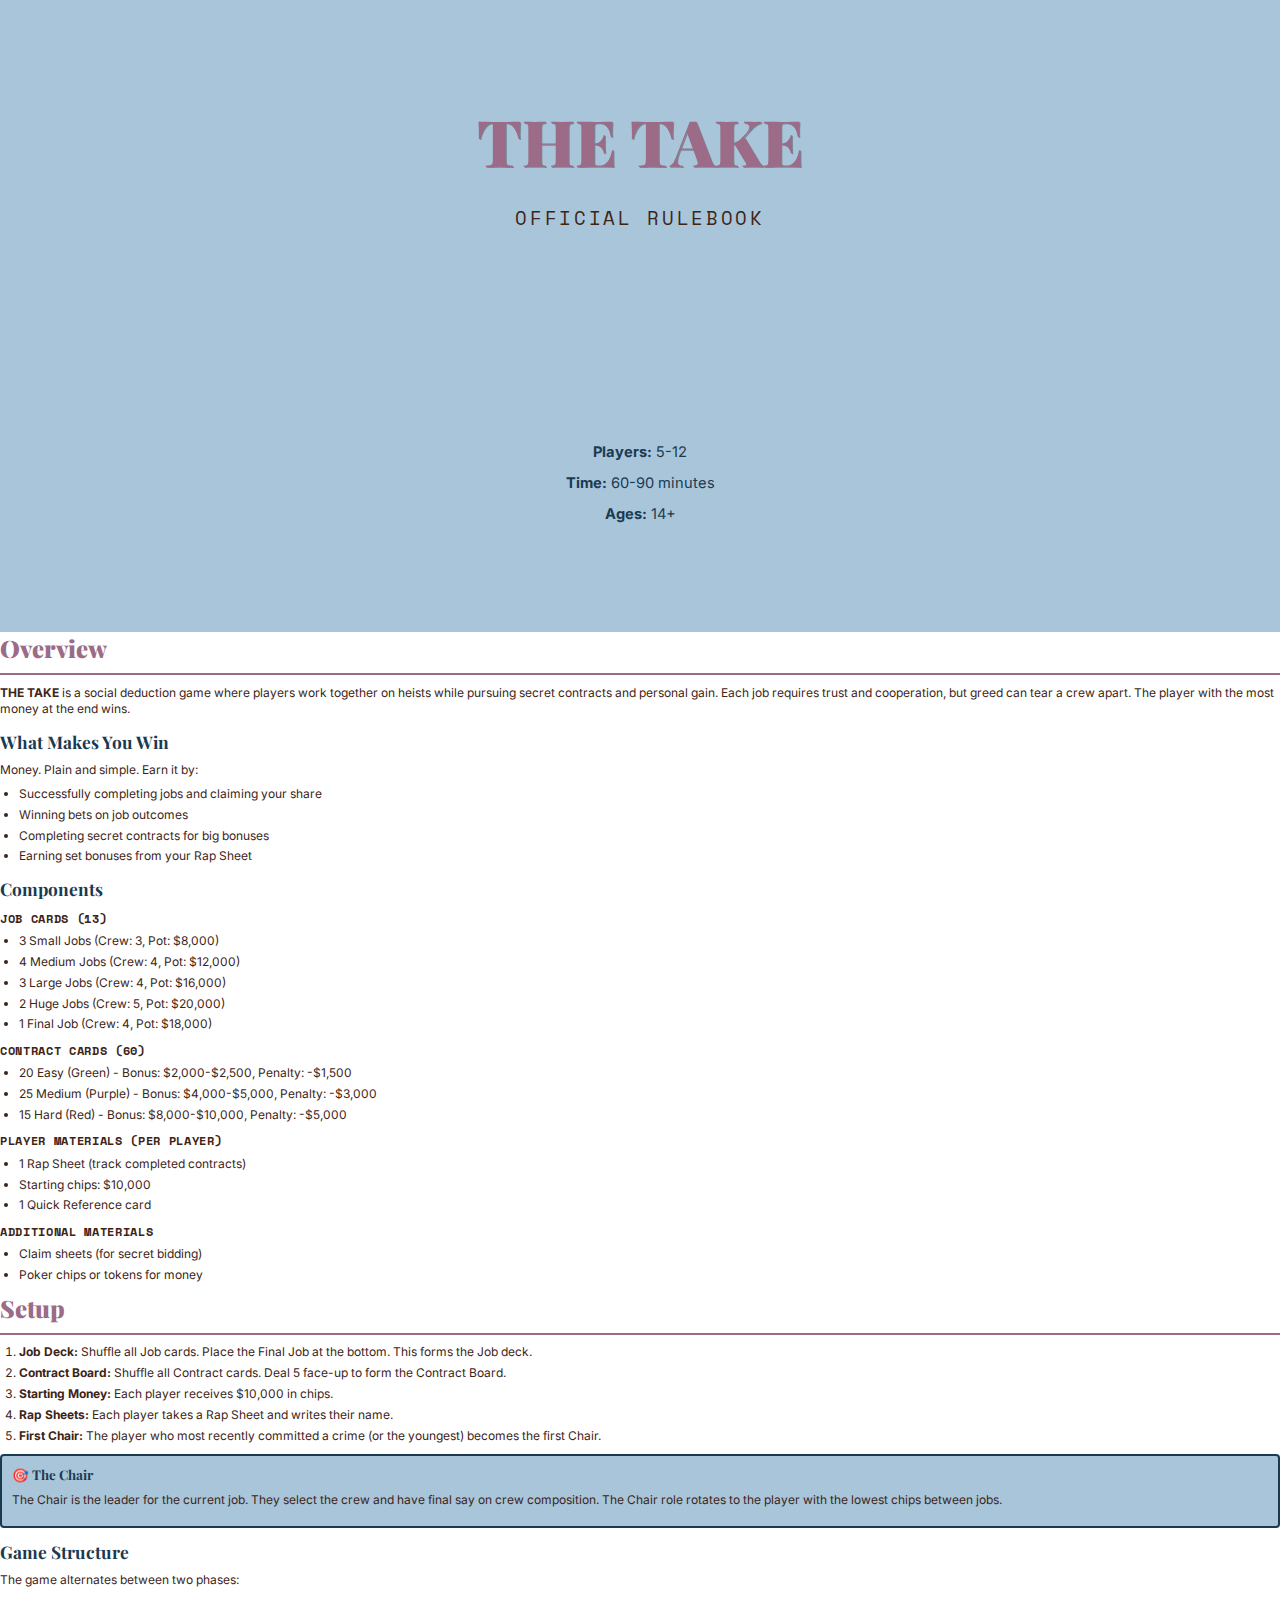
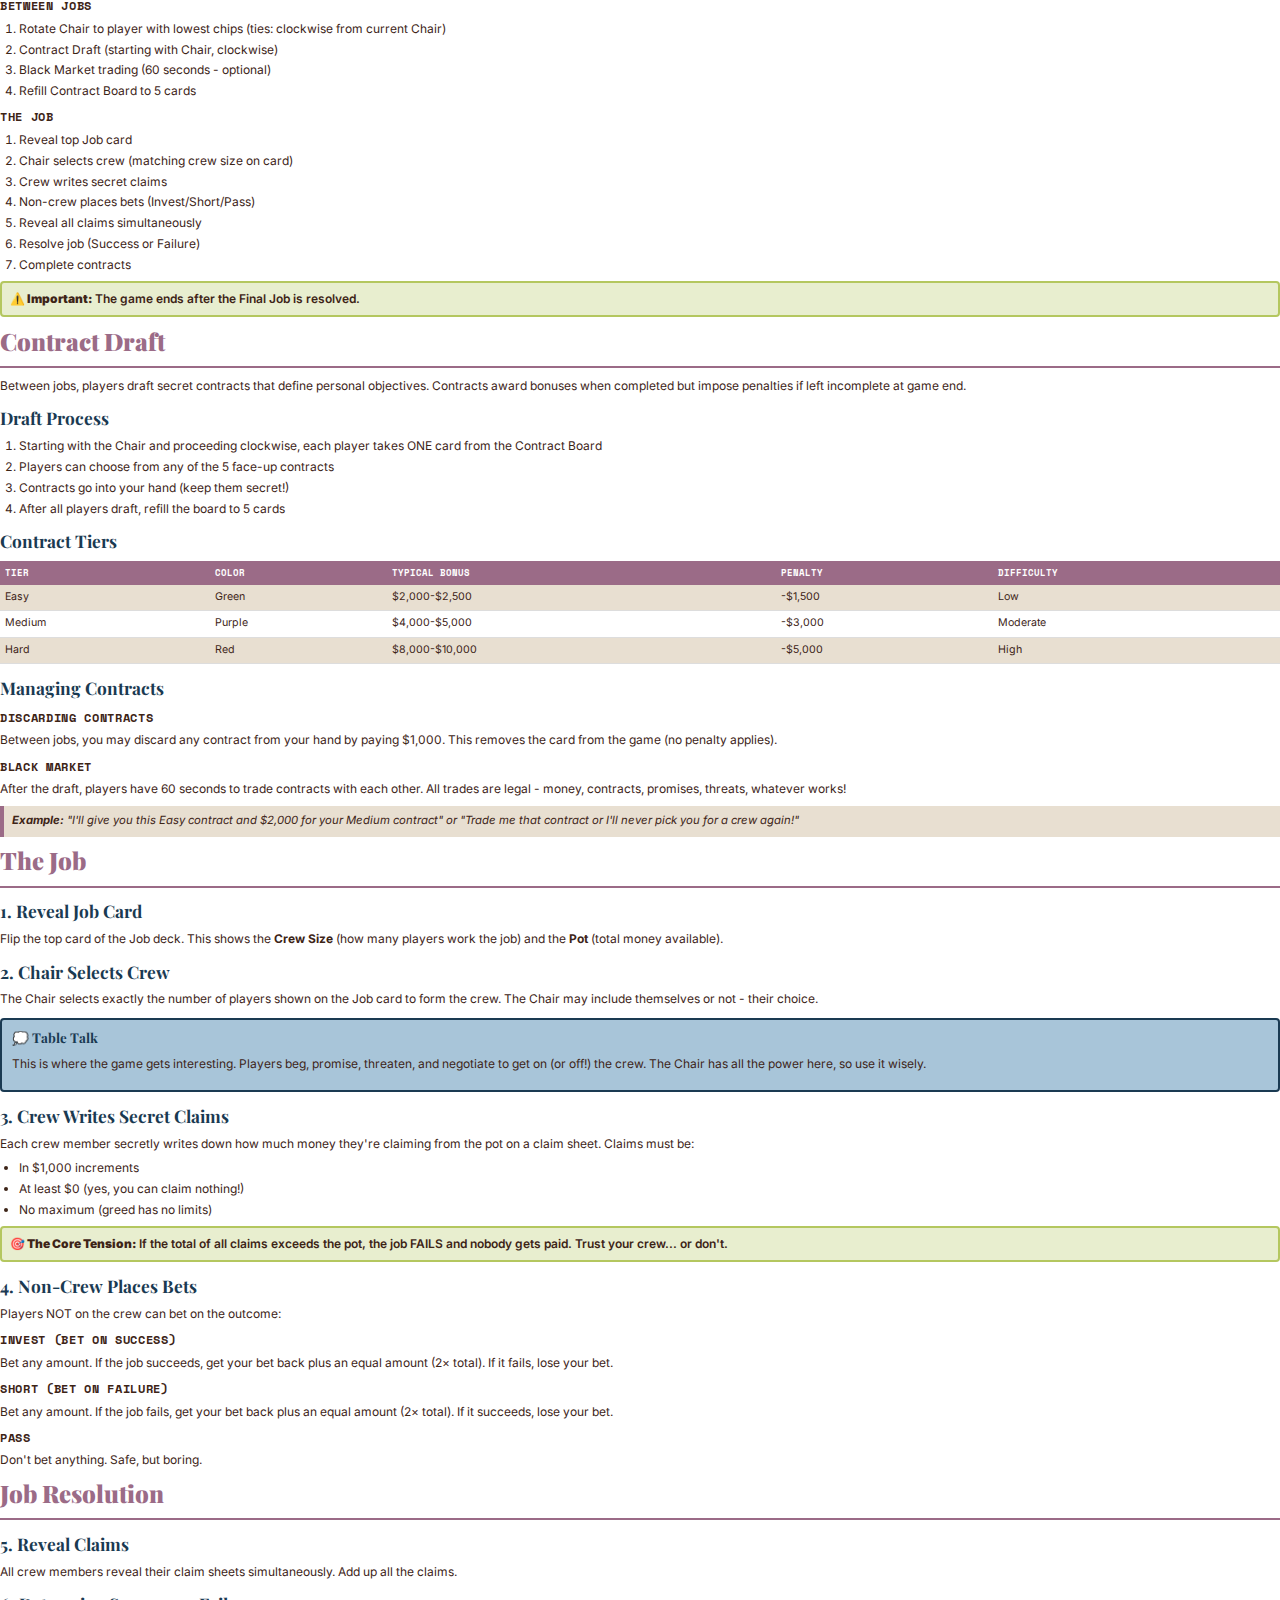
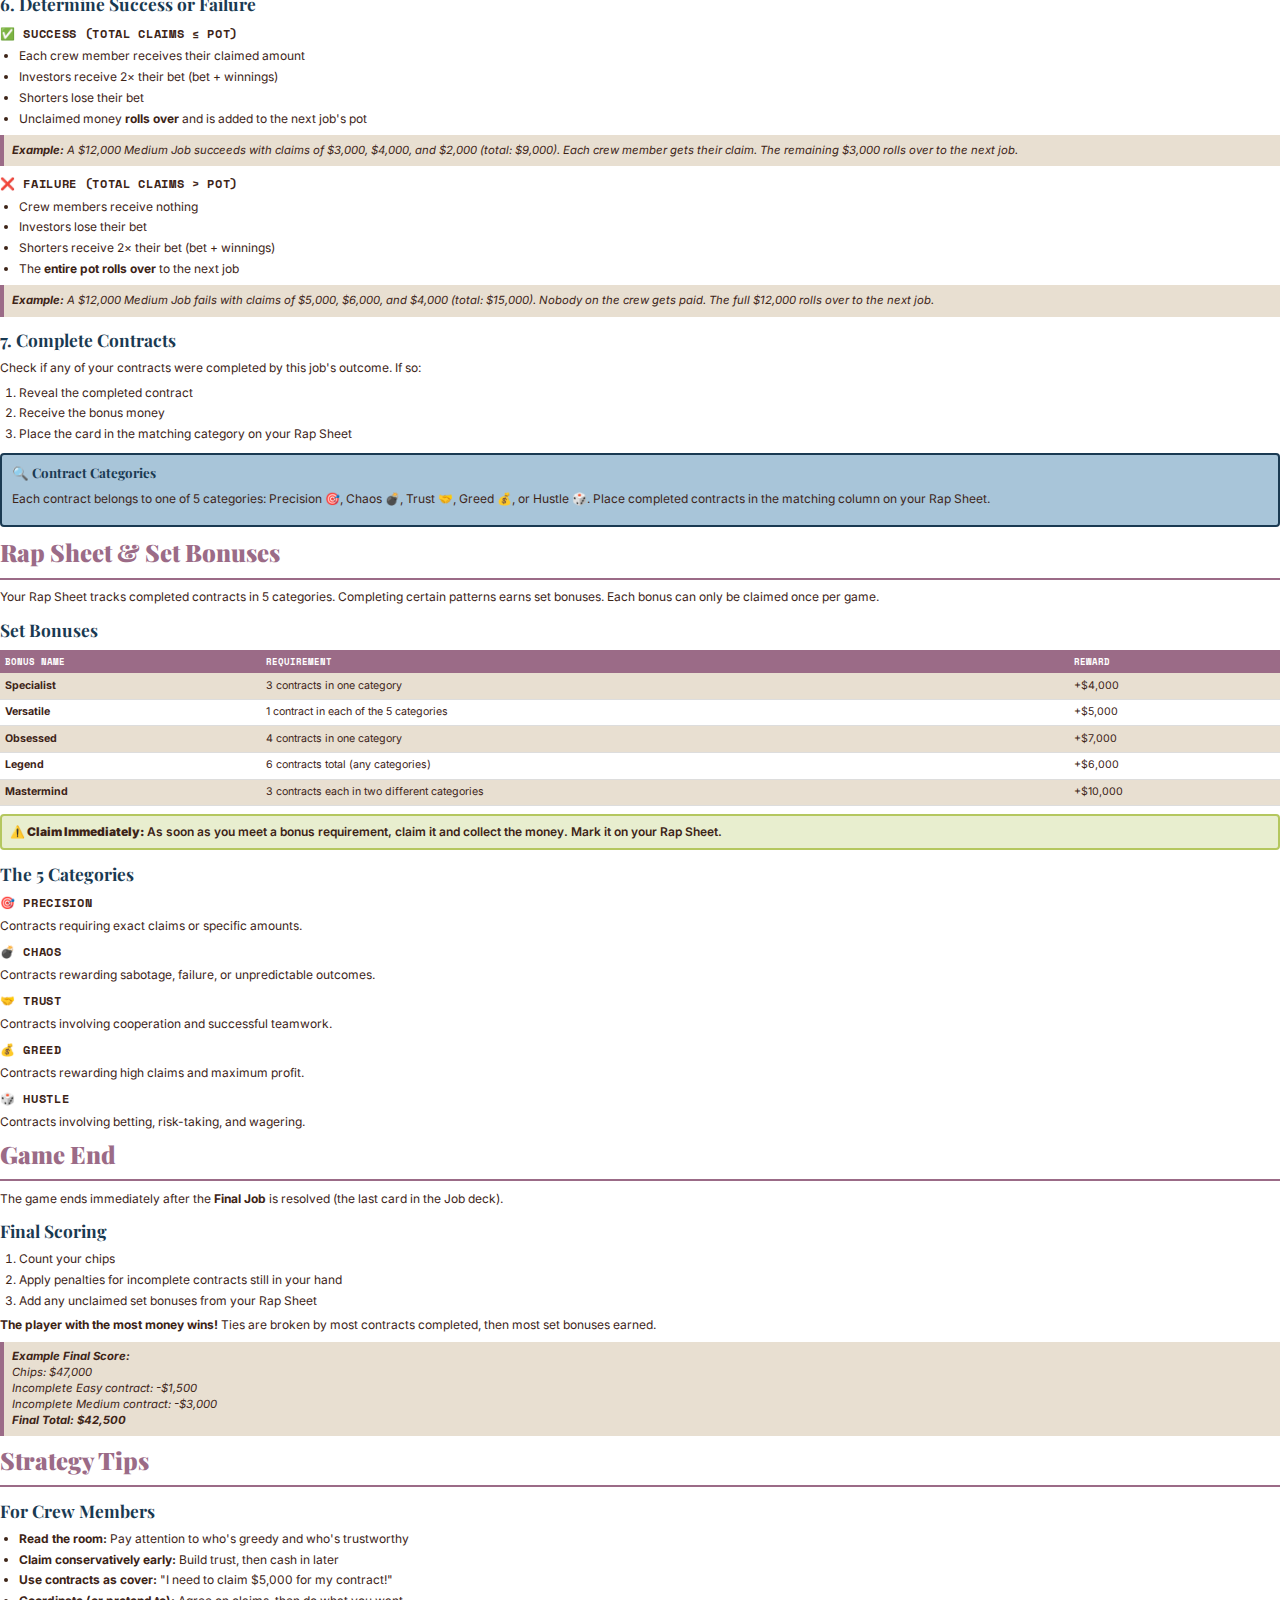
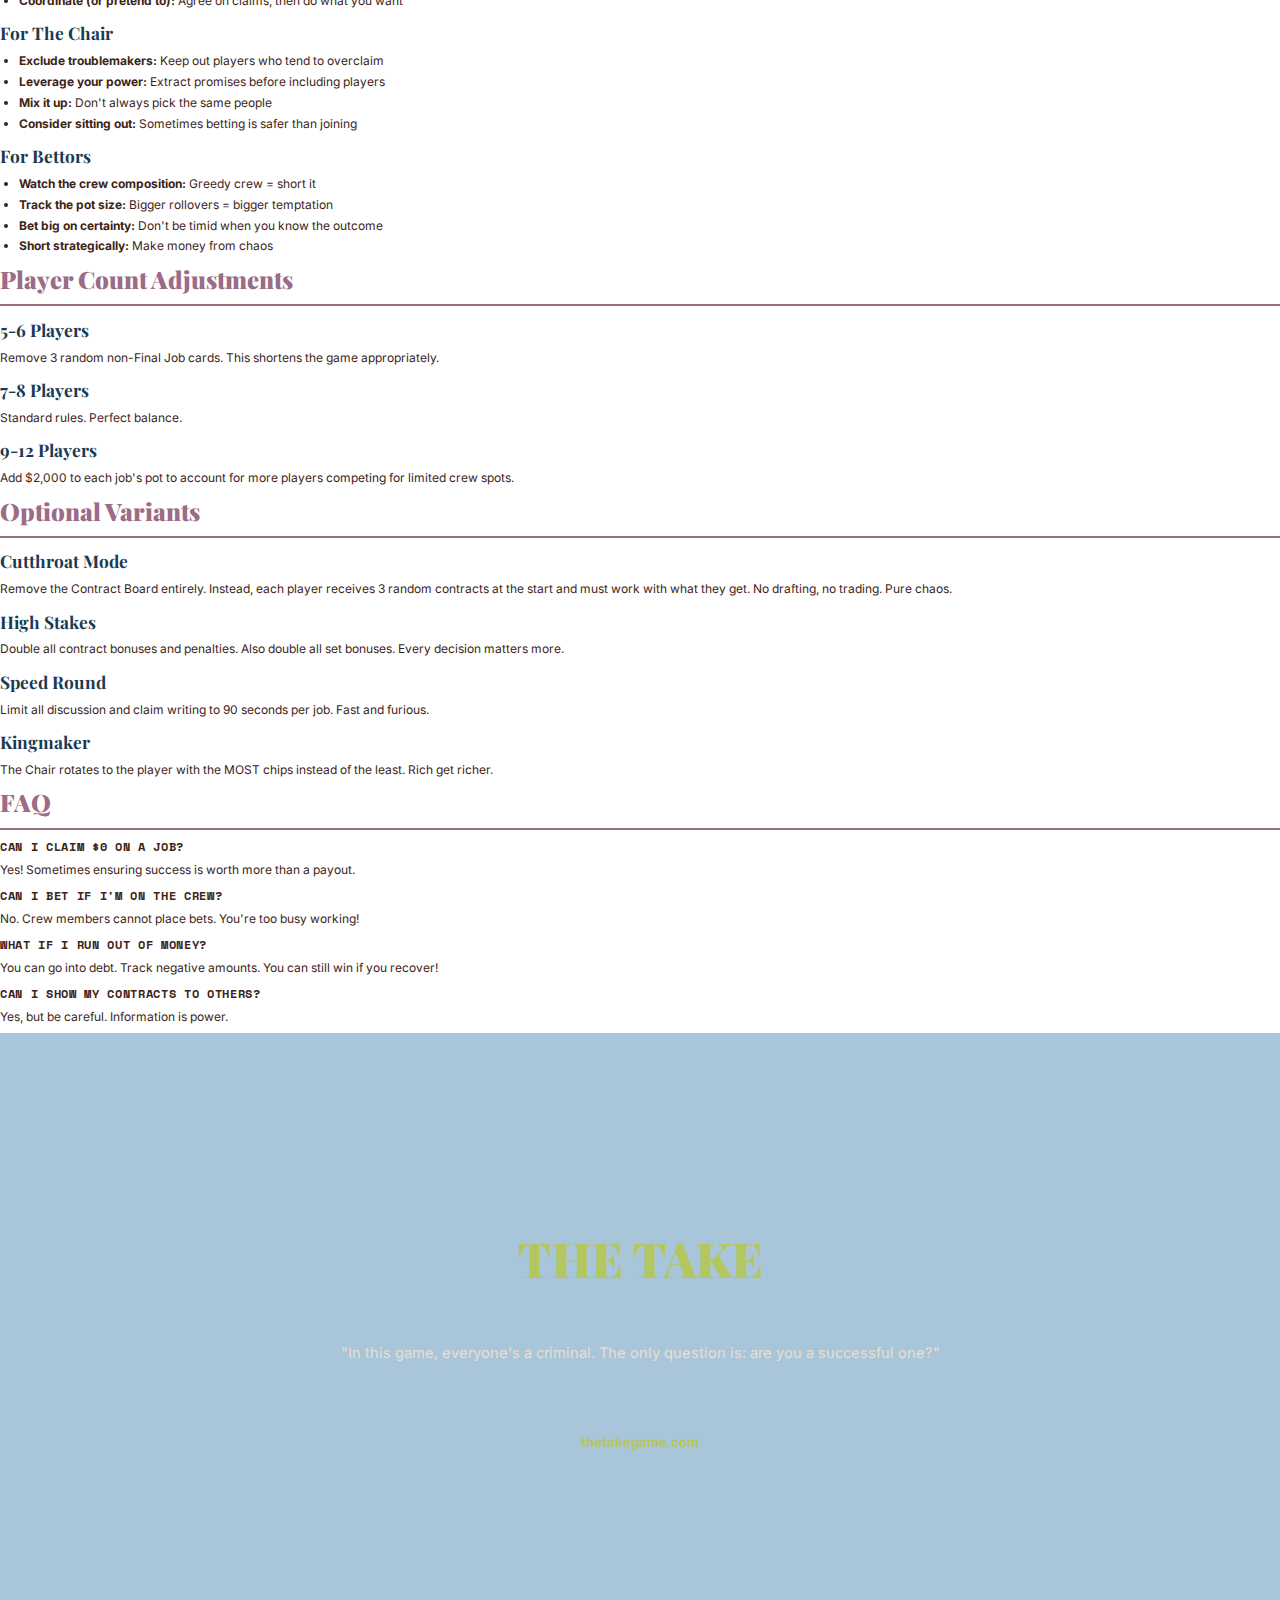
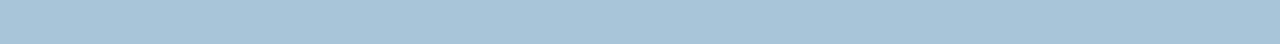
<file: rulebook-en.html>
<!DOCTYPE html>
<html lang="en">
<head>
    <meta charset="UTF-8">
    <meta name="viewport" content="width=device-width, initial-scale=1.0">
    <title>THE TAKE - Rulebook (English)</title>
    <link rel="preconnect" href="https://fonts.googleapis.com">
    <link rel="preconnect" href="https://fonts.gstatic.com" crossorigin>
    <link href="https://fonts.googleapis.com/css2?family=Playfair+Display:wght@400;700;900&family=Inter:wght@300;400;500;600;700&family=Space+Mono:wght@400;700&display=swap" rel="stylesheet">

    <style>
        @page {
            size: 5.5in 8.5in;
            margin: 0.4in 0.5in 0.4in 0.5in;
        }

        * {
            margin: 0;
            padding: 0;
            box-sizing: border-box;
        }

        body {
            font-family: 'Inter', sans-serif;
            font-size: 9pt;
            line-height: 1.4;
            color: #3d2417;
            background: white;
            print-color-adjust: exact;
            -webkit-print-color-adjust: exact;
        }

        :root {
            --sky-blue: #a8c5d9;
            --purple-mauve: #9b6b87;
            --cream: #e8dfd1;
            --lime-green: #b4c75f;
            --dark-brown: #3d2417;
            --navy-blue: #1a3a52;
        }

        .page {
            page-break-after: always;
        }

        .page:last-child {
            page-break-after: auto;
        }

        /* Cover */
        .cover {
            background: var(--sky-blue);
            color: var(--navy-blue);
            text-align: center;
            display: flex;
            flex-direction: column;
            justify-content: center;
            align-items: center;
            padding: 1in;
            height: 100%;
        }

        .cover-title {
            font-family: 'Playfair Display', serif;
            font-size: 48pt;
            font-weight: 900;
            color: var(--purple-mauve);
            margin-bottom: 0.2in;
            text-shadow: 1pt 1pt 0 rgba(0,0,0,0.3);
        }

        .cover-subtitle {
            font-family: 'Space Mono', monospace;
            font-size: 14pt;
            color: var(--dark-brown);
            letter-spacing: 2pt;
            margin-bottom: 0.5in;
        }

        .cover-info {
            font-size: 11pt;
            color: var(--navy-blue);
            margin-top: 0.5in;
        }
        
        .cover-info div {
            margin-bottom: 8pt;
        }

        /* Typography */
        h1 {
            font-family: 'Playfair Display', serif;
            font-size: 18pt;
            font-weight: 900;
            color: var(--purple-mauve);
            margin-bottom: 0.1in;
            border-bottom: 2pt solid var(--purple-mauve);
            padding-bottom: 0.08in;
        }

        h2 {
            font-family: 'Playfair Display', serif;
            font-size: 13pt;
            font-weight: 700;
            color: var(--navy-blue);
            margin-top: 0.12in;
            margin-bottom: 0.08in;
        }

        h3 {
            font-family: 'Space Mono', monospace;
            font-size: 9pt;
            font-weight: 700;
            color: var(--dark-brown);
            margin-top: 0.1in;
            margin-bottom: 0.06in;
            text-transform: uppercase;
            letter-spacing: 0.5pt;
        }

        p {
            margin-bottom: 0.08in;
        }

        ul, ol {
            margin-left: 0.2in;
            margin-bottom: 0.08in;
        }

        li {
            margin-bottom: 3pt;
        }

        /* Callout Boxes */
        .callout {
            background: var(--sky-blue);
            border: 2pt solid var(--navy-blue);
            border-radius: 3pt;
            padding: 0.1in;
            margin: 0.1in 0;
        }

        .callout-title {
            font-family: 'Playfair Display', serif;
            font-size: 10pt;
            font-weight: 700;
            color: var(--navy-blue);
            margin-bottom: 6pt;
        }

        .example {
            background: var(--cream);
            border-left: 3pt solid var(--purple-mauve);
            padding: 0.08in;
            margin: 0.08in 0;
            font-style: italic;
            font-size: 8.5pt;
        }

        .important {
            background: rgba(180, 199, 95, 0.3);
            border: 2pt solid var(--lime-green);
            border-radius: 3pt;
            padding: 0.08in;
            margin: 0.08in 0;
            font-weight: 600;
        }

        /* Tables */
        table {
            width: 100%;
            border-collapse: collapse;
            margin: 0.08in 0;
            font-size: 8pt;
        }

        th {
            background: var(--purple-mauve);
            color: white;
            padding: 4pt;
            text-align: left;
            font-family: 'Space Mono', monospace;
            font-size: 7pt;
            text-transform: uppercase;
        }

        td {
            padding: 4pt;
            border-bottom: 1pt solid #ddd;
        }

        tr:nth-child(even) {
            background: var(--cream);
        }

        /* Icons */
        .icon {
            font-size: 14pt;
            margin-right: 4pt;
        }

        @media print {
            body {
                background: white;
            }
        }
    </style>
</head>
<body>

    <!-- COVER PAGE -->
    <div class="page cover">
        <div class="cover-title">THE TAKE</div>
        <div class="cover-subtitle">OFFICIAL RULEBOOK</div>
        <div style="font-size: 12pt; color: var(--sky-blue); line-height: 1.8; max-width: 4in;">
            A game of greed, betrayal, and calculated risk where crews pull off heists,
            complete secret contracts, and compete to become the wealthiest criminal mastermind.
        </div>
        <div class="cover-info">
            <div><strong>Players:</strong> 5-12</div>
            <div><strong>Time:</strong> 60-90 minutes</div>
            <div><strong>Ages:</strong> 14+</div>
        </div>
    </div>

    <!-- PAGE 2: OVERVIEW & COMPONENTS -->
    <div class="page">
        <h1>Overview</h1>
        <p>
            <strong>THE TAKE</strong> is a social deduction game where players work together on heists
            while pursuing secret contracts and personal gain. Each job requires trust and cooperation,
            but greed can tear a crew apart. The player with the most money at the end wins.
        </p>

        <h2>What Makes You Win</h2>
        <p>Money. Plain and simple. Earn it by:</p>
        <ul>
            <li>Successfully completing jobs and claiming your share</li>
            <li>Winning bets on job outcomes</li>
            <li>Completing secret contracts for big bonuses</li>
            <li>Earning set bonuses from your Rap Sheet</li>
        </ul>

        <h2>Components</h2>

        <h3>Job Cards (13)</h3>
        <ul>
            <li>3 Small Jobs (Crew: 3, Pot: $8,000)</li>
            <li>4 Medium Jobs (Crew: 4, Pot: $12,000)</li>
            <li>3 Large Jobs (Crew: 4, Pot: $16,000)</li>
            <li>2 Huge Jobs (Crew: 5, Pot: $20,000)</li>
            <li>1 Final Job (Crew: 4, Pot: $18,000)</li>
        </ul>

        <h3>Contract Cards (60)</h3>
        <ul>
            <li>20 Easy (Green) - Bonus: $2,000-$2,500, Penalty: -$1,500</li>
            <li>25 Medium (Purple) - Bonus: $4,000-$5,000, Penalty: -$3,000</li>
            <li>15 Hard (Red) - Bonus: $8,000-$10,000, Penalty: -$5,000</li>
        </ul>

        <h3>Player Materials (Per Player)</h3>
        <ul>
            <li>1 Rap Sheet (track completed contracts)</li>
            <li>Starting chips: $10,000</li>
            <li>1 Quick Reference card</li>
        </ul>

        <h3>Additional Materials</h3>
        <ul>
            <li>Claim sheets (for secret bidding)</li>
            <li>Poker chips or tokens for money</li>
        </ul>
    </div>

    <!-- PAGE 3: SETUP -->
    <div class="page">
        <h1>Setup</h1>

        <ol>
            <li><strong>Job Deck:</strong> Shuffle all Job cards. Place the Final Job at the bottom. This forms the Job deck.</li>
            <li><strong>Contract Board:</strong> Shuffle all Contract cards. Deal 5 face-up to form the Contract Board.</li>
            <li><strong>Starting Money:</strong> Each player receives $10,000 in chips.</li>
            <li><strong>Rap Sheets:</strong> Each player takes a Rap Sheet and writes their name.</li>
            <li><strong>First Chair:</strong> The player who most recently committed a crime (or the youngest) becomes the first Chair.</li>
        </ol>

        <div class="callout">
            <div class="callout-title">🎯 The Chair</div>
            <p>
                The Chair is the leader for the current job. They select the crew and have
                final say on crew composition. The Chair role rotates to the player with
                the lowest chips between jobs.
            </p>
        </div>

        <h2>Game Structure</h2>
        <p>The game alternates between two phases:</p>

        <h3>Between Jobs</h3>
        <ol>
            <li>Rotate Chair to player with lowest chips (ties: clockwise from current Chair)</li>
            <li>Contract Draft (starting with Chair, clockwise)</li>
            <li>Black Market trading (60 seconds - optional)</li>
            <li>Refill Contract Board to 5 cards</li>
        </ol>

        <h3>The Job</h3>
        <ol>
            <li>Reveal top Job card</li>
            <li>Chair selects crew (matching crew size on card)</li>
            <li>Crew writes secret claims</li>
            <li>Non-crew places bets (Invest/Short/Pass)</li>
            <li>Reveal all claims simultaneously</li>
            <li>Resolve job (Success or Failure)</li>
            <li>Complete contracts</li>
        </ol>

        <div class="important">
            <strong>⚠️ Important:</strong> The game ends after the Final Job is resolved.
        </div>
    </div>

    <!-- PAGE 4: CONTRACT DRAFT -->
    <div class="page">
        <h1>Contract Draft</h1>

        <p>
            Between jobs, players draft secret contracts that define personal objectives.
            Contracts award bonuses when completed but impose penalties if left incomplete
            at game end.
        </p>

        <h2>Draft Process</h2>
        <ol>
            <li>Starting with the Chair and proceeding clockwise, each player takes ONE card from the Contract Board</li>
            <li>Players can choose from any of the 5 face-up contracts</li>
            <li>Contracts go into your hand (keep them secret!)</li>
            <li>After all players draft, refill the board to 5 cards</li>
        </ol>

        <h2>Contract Tiers</h2>

        <table>
            <tr>
                <th>Tier</th>
                <th>Color</th>
                <th>Typical Bonus</th>
                <th>Penalty</th>
                <th>Difficulty</th>
            </tr>
            <tr>
                <td>Easy</td>
                <td>Green</td>
                <td>$2,000-$2,500</td>
                <td>-$1,500</td>
                <td>Low</td>
            </tr>
            <tr>
                <td>Medium</td>
                <td>Purple</td>
                <td>$4,000-$5,000</td>
                <td>-$3,000</td>
                <td>Moderate</td>
            </tr>
            <tr>
                <td>Hard</td>
                <td>Red</td>
                <td>$8,000-$10,000</td>
                <td>-$5,000</td>
                <td>High</td>
            </tr>
        </table>

        <h2>Managing Contracts</h2>

        <h3>Discarding Contracts</h3>
        <p>
            Between jobs, you may discard any contract from your hand by paying $1,000.
            This removes the card from the game (no penalty applies).
        </p>

        <h3>Black Market</h3>
        <p>
            After the draft, players have 60 seconds to trade contracts with each other.
            All trades are legal - money, contracts, promises, threats, whatever works!
        </p>

        <div class="example">
            <strong>Example:</strong> "I'll give you this Easy contract and $2,000 for
            your Medium contract" or "Trade me that contract or I'll never pick you for
            a crew again!"
        </div>
    </div>

    <!-- PAGE 5: THE JOB -->
    <div class="page">
        <h1>The Job</h1>

        <h2>1. Reveal Job Card</h2>
        <p>
            Flip the top card of the Job deck. This shows the <strong>Crew Size</strong>
            (how many players work the job) and the <strong>Pot</strong> (total money available).
        </p>

        <h2>2. Chair Selects Crew</h2>
        <p>
            The Chair selects exactly the number of players shown on the Job card to form
            the crew. The Chair may include themselves or not - their choice.
        </p>

        <div class="callout">
            <div class="callout-title">💭 Table Talk</div>
            <p>
                This is where the game gets interesting. Players beg, promise, threaten,
                and negotiate to get on (or off!) the crew. The Chair has all the power
                here, so use it wisely.
            </p>
        </div>

        <h2>3. Crew Writes Secret Claims</h2>
        <p>
            Each crew member secretly writes down how much money they're claiming from the
            pot on a claim sheet. Claims must be:
        </p>
        <ul>
            <li>In $1,000 increments</li>
            <li>At least $0 (yes, you can claim nothing!)</li>
            <li>No maximum (greed has no limits)</li>
        </ul>

        <div class="important">
            <strong>🎯 The Core Tension:</strong> If the total of all claims exceeds the
            pot, the job FAILS and nobody gets paid. Trust your crew... or don't.
        </div>

        <h2>4. Non-Crew Places Bets</h2>
        <p>Players NOT on the crew can bet on the outcome:</p>

        <h3>Invest (Bet on Success)</h3>
        <p>
            Bet any amount. If the job succeeds, get your bet back plus an equal amount
            (2× total). If it fails, lose your bet.
        </p>

        <h3>Short (Bet on Failure)</h3>
        <p>
            Bet any amount. If the job fails, get your bet back plus an equal amount
            (2× total). If it succeeds, lose your bet.
        </p>

        <h3>Pass</h3>
        <p>Don't bet anything. Safe, but boring.</p>
    </div>

    <!-- PAGE 6: RESOLUTION -->
    <div class="page">
        <h1>Job Resolution</h1>

        <h2>5. Reveal Claims</h2>
        <p>
            All crew members reveal their claim sheets simultaneously. Add up all the claims.
        </p>

        <h2>6. Determine Success or Failure</h2>

        <h3>✅ Success (Total Claims ≤ Pot)</h3>
        <ul>
            <li>Each crew member receives their claimed amount</li>
            <li>Investors receive 2× their bet (bet + winnings)</li>
            <li>Shorters lose their bet</li>
            <li>Unclaimed money <strong>rolls over</strong> and is added to the next job's pot</li>
        </ul>

        <div class="example">
            <strong>Example:</strong> A $12,000 Medium Job succeeds with claims of $3,000,
            $4,000, and $2,000 (total: $9,000). Each crew member gets their claim. The
            remaining $3,000 rolls over to the next job.
        </div>

        <h3>❌ Failure (Total Claims > Pot)</h3>
        <ul>
            <li>Crew members receive nothing</li>
            <li>Investors lose their bet</li>
            <li>Shorters receive 2× their bet (bet + winnings)</li>
            <li>The <strong>entire pot rolls over</strong> to the next job</li>
        </ul>

        <div class="example">
            <strong>Example:</strong> A $12,000 Medium Job fails with claims of $5,000,
            $6,000, and $4,000 (total: $15,000). Nobody on the crew gets paid. The full
            $12,000 rolls over to the next job.
        </div>

        <h2>7. Complete Contracts</h2>
        <p>
            Check if any of your contracts were completed by this job's outcome. If so:
        </p>
        <ol>
            <li>Reveal the completed contract</li>
            <li>Receive the bonus money</li>
            <li>Place the card in the matching category on your Rap Sheet</li>
        </ol>

        <div class="callout">
            <div class="callout-title">🔍 Contract Categories</div>
            <p>Each contract belongs to one of 5 categories: Precision 🎯, Chaos 💣,
            Trust 🤝, Greed 💰, or Hustle 🎲. Place completed contracts in the matching
            column on your Rap Sheet.</p>
        </div>
    </div>

    <!-- PAGE 7: RAP SHEET & SET BONUSES -->
    <div class="page">
        <h1>Rap Sheet & Set Bonuses</h1>

        <p>
            Your Rap Sheet tracks completed contracts in 5 categories. Completing certain
            patterns earns set bonuses. Each bonus can only be claimed once per game.
        </p>

        <h2>Set Bonuses</h2>

        <table>
            <tr>
                <th>Bonus Name</th>
                <th>Requirement</th>
                <th>Reward</th>
            </tr>
            <tr>
                <td><strong>Specialist</strong></td>
                <td>3 contracts in one category</td>
                <td>+$4,000</td>
            </tr>
            <tr>
                <td><strong>Versatile</strong></td>
                <td>1 contract in each of the 5 categories</td>
                <td>+$5,000</td>
            </tr>
            <tr>
                <td><strong>Obsessed</strong></td>
                <td>4 contracts in one category</td>
                <td>+$7,000</td>
            </tr>
            <tr>
                <td><strong>Legend</strong></td>
                <td>6 contracts total (any categories)</td>
                <td>+$6,000</td>
            </tr>
            <tr>
                <td><strong>Mastermind</strong></td>
                <td>3 contracts each in two different categories</td>
                <td>+$10,000</td>
            </tr>
        </table>

        <div class="important">
            <strong>⚠️ Claim Immediately:</strong> As soon as you meet a bonus requirement,
            claim it and collect the money. Mark it on your Rap Sheet.
        </div>

        <h2>The 5 Categories</h2>

        <h3>🎯 Precision</h3>
        <p>Contracts requiring exact claims or specific amounts.</p>

        <h3>💣 Chaos</h3>
        <p>Contracts rewarding sabotage, failure, or unpredictable outcomes.</p>

        <h3>🤝 Trust</h3>
        <p>Contracts involving cooperation and successful teamwork.</p>

        <h3>💰 Greed</h3>
        <p>Contracts rewarding high claims and maximum profit.</p>

        <h3>🎲 Hustle</h3>
        <p>Contracts involving betting, risk-taking, and wagering.</p>
    </div>

    <!-- PAGE 8: GAME END & STRATEGY -->
    <div class="page">
        <h1>Game End</h1>

        <p>
            The game ends immediately after the <strong>Final Job</strong> is resolved
            (the last card in the Job deck).
        </p>

        <h2>Final Scoring</h2>
        <ol>
            <li>Count your chips</li>
            <li>Apply penalties for incomplete contracts still in your hand</li>
            <li>Add any unclaimed set bonuses from your Rap Sheet</li>
        </ol>

        <p>
            <strong>The player with the most money wins!</strong> Ties are broken by most
            contracts completed, then most set bonuses earned.
        </p>

        <div class="example">
            <strong>Example Final Score:</strong><br>
            Chips: $47,000<br>
            Incomplete Easy contract: -$1,500<br>
            Incomplete Medium contract: -$3,000<br>
            <strong>Final Total: $42,500</strong>
        </div>

        <h1>Strategy Tips</h1>

        <h2>For Crew Members</h2>
        <ul>
            <li><strong>Read the room:</strong> Pay attention to who's greedy and who's trustworthy</li>
            <li><strong>Claim conservatively early:</strong> Build trust, then cash in later</li>
            <li><strong>Use contracts as cover:</strong> "I need to claim $5,000 for my contract!"</li>
            <li><strong>Coordinate (or pretend to):</strong> Agree on claims, then do what you want</li>
        </ul>

        <h2>For The Chair</h2>
        <ul>
            <li><strong>Exclude troublemakers:</strong> Keep out players who tend to overclaim</li>
            <li><strong>Leverage your power:</strong> Extract promises before including players</li>
            <li><strong>Mix it up:</strong> Don't always pick the same people</li>
            <li><strong>Consider sitting out:</strong> Sometimes betting is safer than joining</li>
        </ul>

        <h2>For Bettors</h2>
        <ul>
            <li><strong>Watch the crew composition:</strong> Greedy crew = short it</li>
            <li><strong>Track the pot size:</strong> Bigger rollovers = bigger temptation</li>
            <li><strong>Bet big on certainty:</strong> Don't be timid when you know the outcome</li>
            <li><strong>Short strategically:</strong> Make money from chaos</li>
        </ul>
    </div>

    <!-- PAGE 9: VARIANTS & PLAYER COUNTS -->
    <div class="page">
        <h1>Player Count Adjustments</h1>

        <h2>5-6 Players</h2>
        <p>Remove 3 random non-Final Job cards. This shortens the game appropriately.</p>

        <h2>7-8 Players</h2>
        <p>Standard rules. Perfect balance.</p>

        <h2>9-12 Players</h2>
        <p>
            Add $2,000 to each job's pot to account for more players competing for
            limited crew spots.
        </p>

        <h1>Optional Variants</h1>

        <h2>Cutthroat Mode</h2>
        <p>
            Remove the Contract Board entirely. Instead, each player receives 3 random
            contracts at the start and must work with what they get. No drafting, no
            trading. Pure chaos.
        </p>

        <h2>High Stakes</h2>
        <p>
            Double all contract bonuses and penalties. Also double all set bonuses.
            Every decision matters more.
        </p>

        <h2>Speed Round</h2>
        <p>
            Limit all discussion and claim writing to 90 seconds per job. Fast and furious.
        </p>

        <h2>Kingmaker</h2>
        <p>
            The Chair rotates to the player with the MOST chips instead of the least.
            Rich get richer.
        </p>

        <h1>FAQ</h1>

        <h3>Can I claim $0 on a job?</h3>
        <p>Yes! Sometimes ensuring success is worth more than a payout.</p>

        <h3>Can I bet if I'm on the crew?</h3>
        <p>No. Crew members cannot place bets. You're too busy working!</p>

        <h3>What if I run out of money?</h3>
        <p>You can go into debt. Track negative amounts. You can still win if you recover!</p>

        <h3>Can I show my contracts to others?</h3>
        <p>Yes, but be careful. Information is power.</p>
    </div>

    <!-- BACK COVER -->
    <div class="page cover">
        <div style="padding: 1in; text-align: center;">
            <div style="font-family: 'Playfair Display', serif; font-size: 36pt; font-weight: 900; color: var(--lime-green); margin-bottom: 0.5in;">
                THE TAKE
            </div>
            <div style="font-size: 11pt; line-height: 1.8; color: var(--cream); margin-bottom: 0.5in;">
                "In this game, everyone's a criminal. The only question is:
                are you a successful one?"
            </div>
            <div style="font-size: 10pt; color: var(--sky-blue);">
                For more information, rules clarifications, and community content, visit:<br>
                <strong style="color: var(--lime-green);">thetakegame.com</strong>
            </div>
        </div>
    </div>

</body>
</html>
</file>
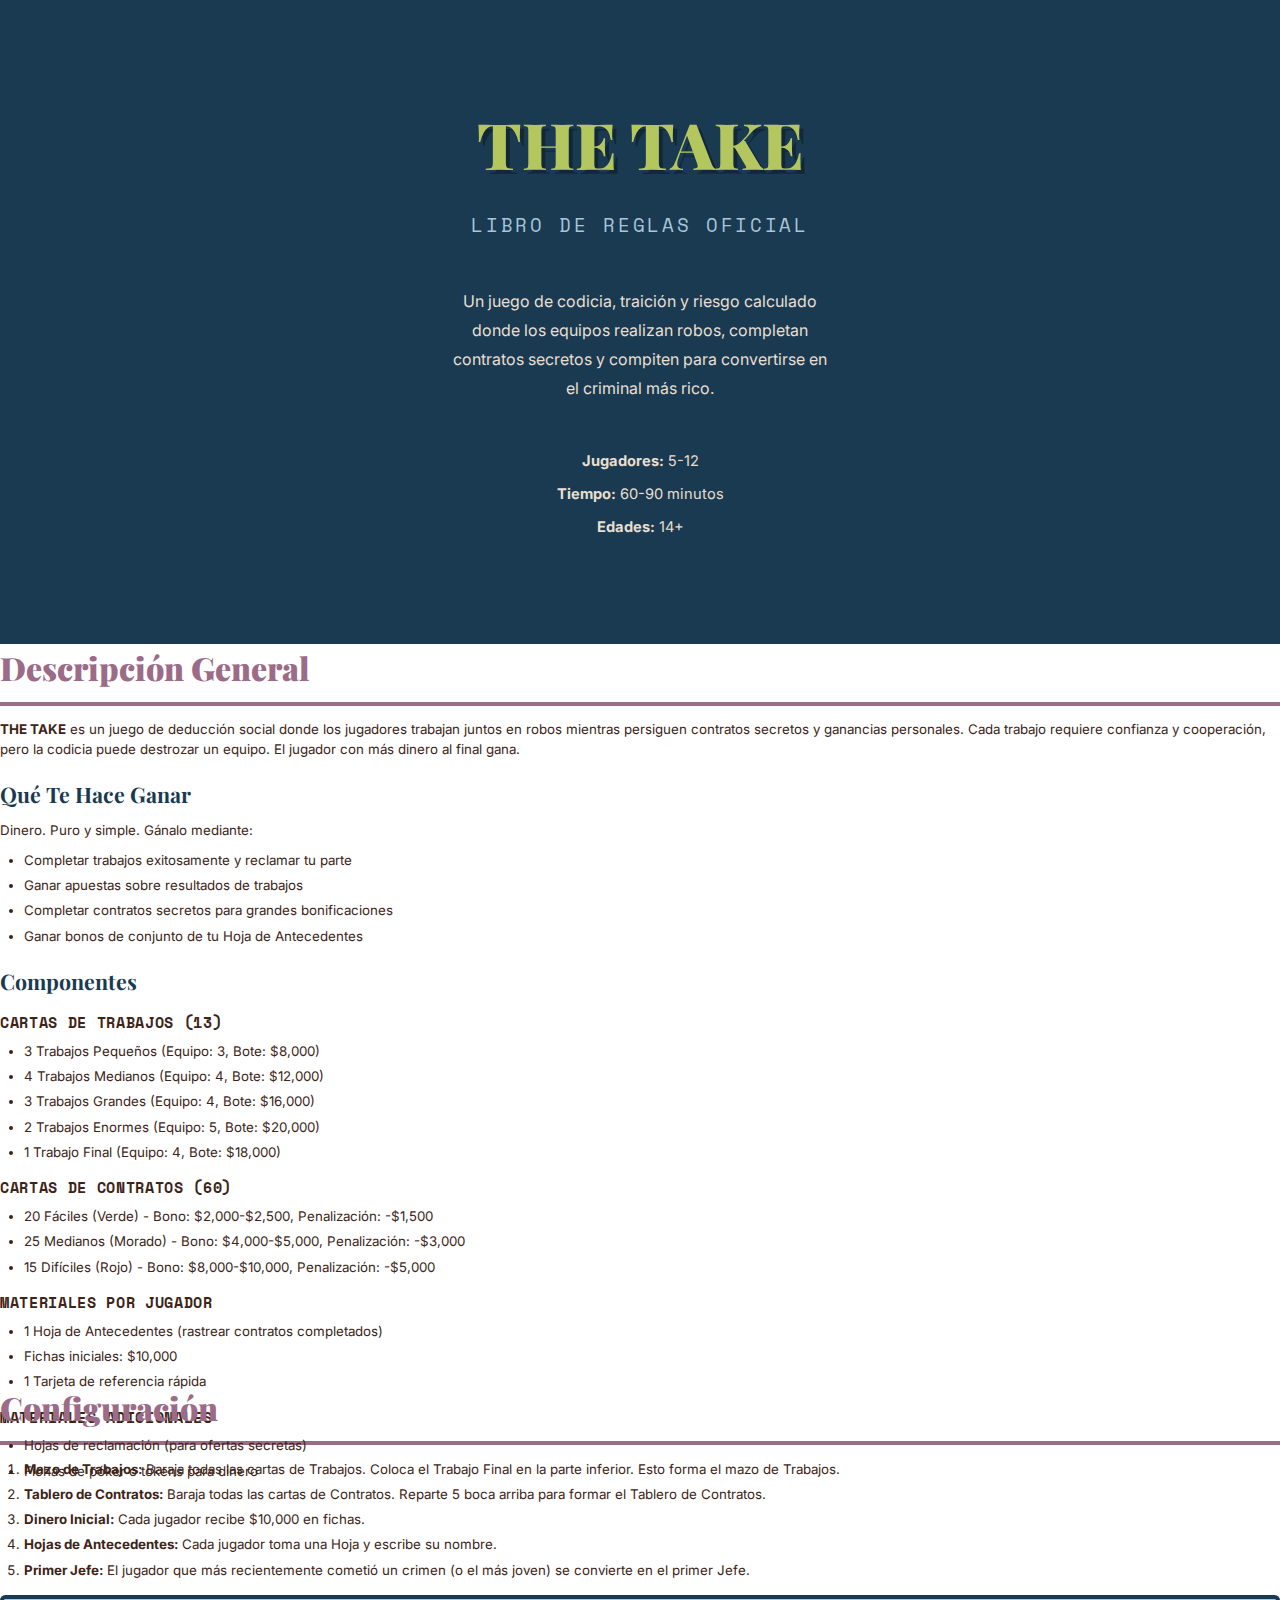
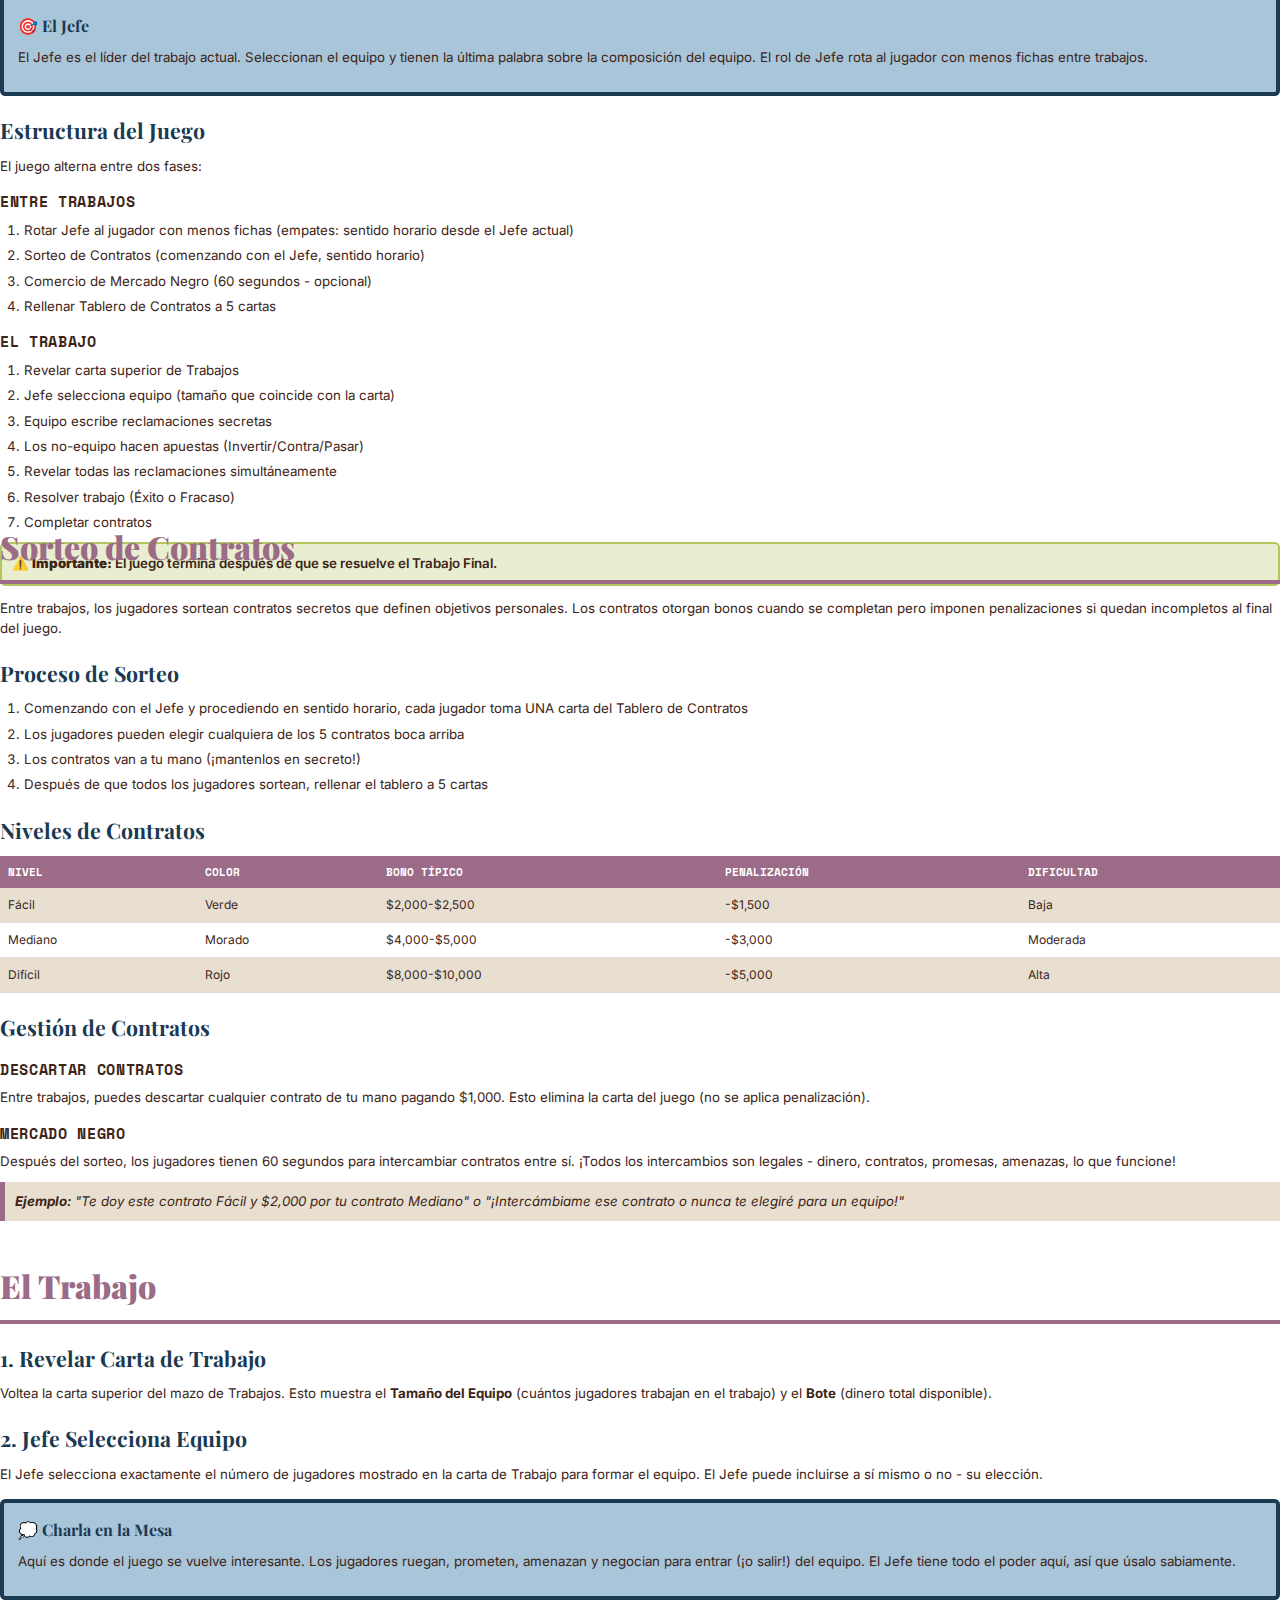
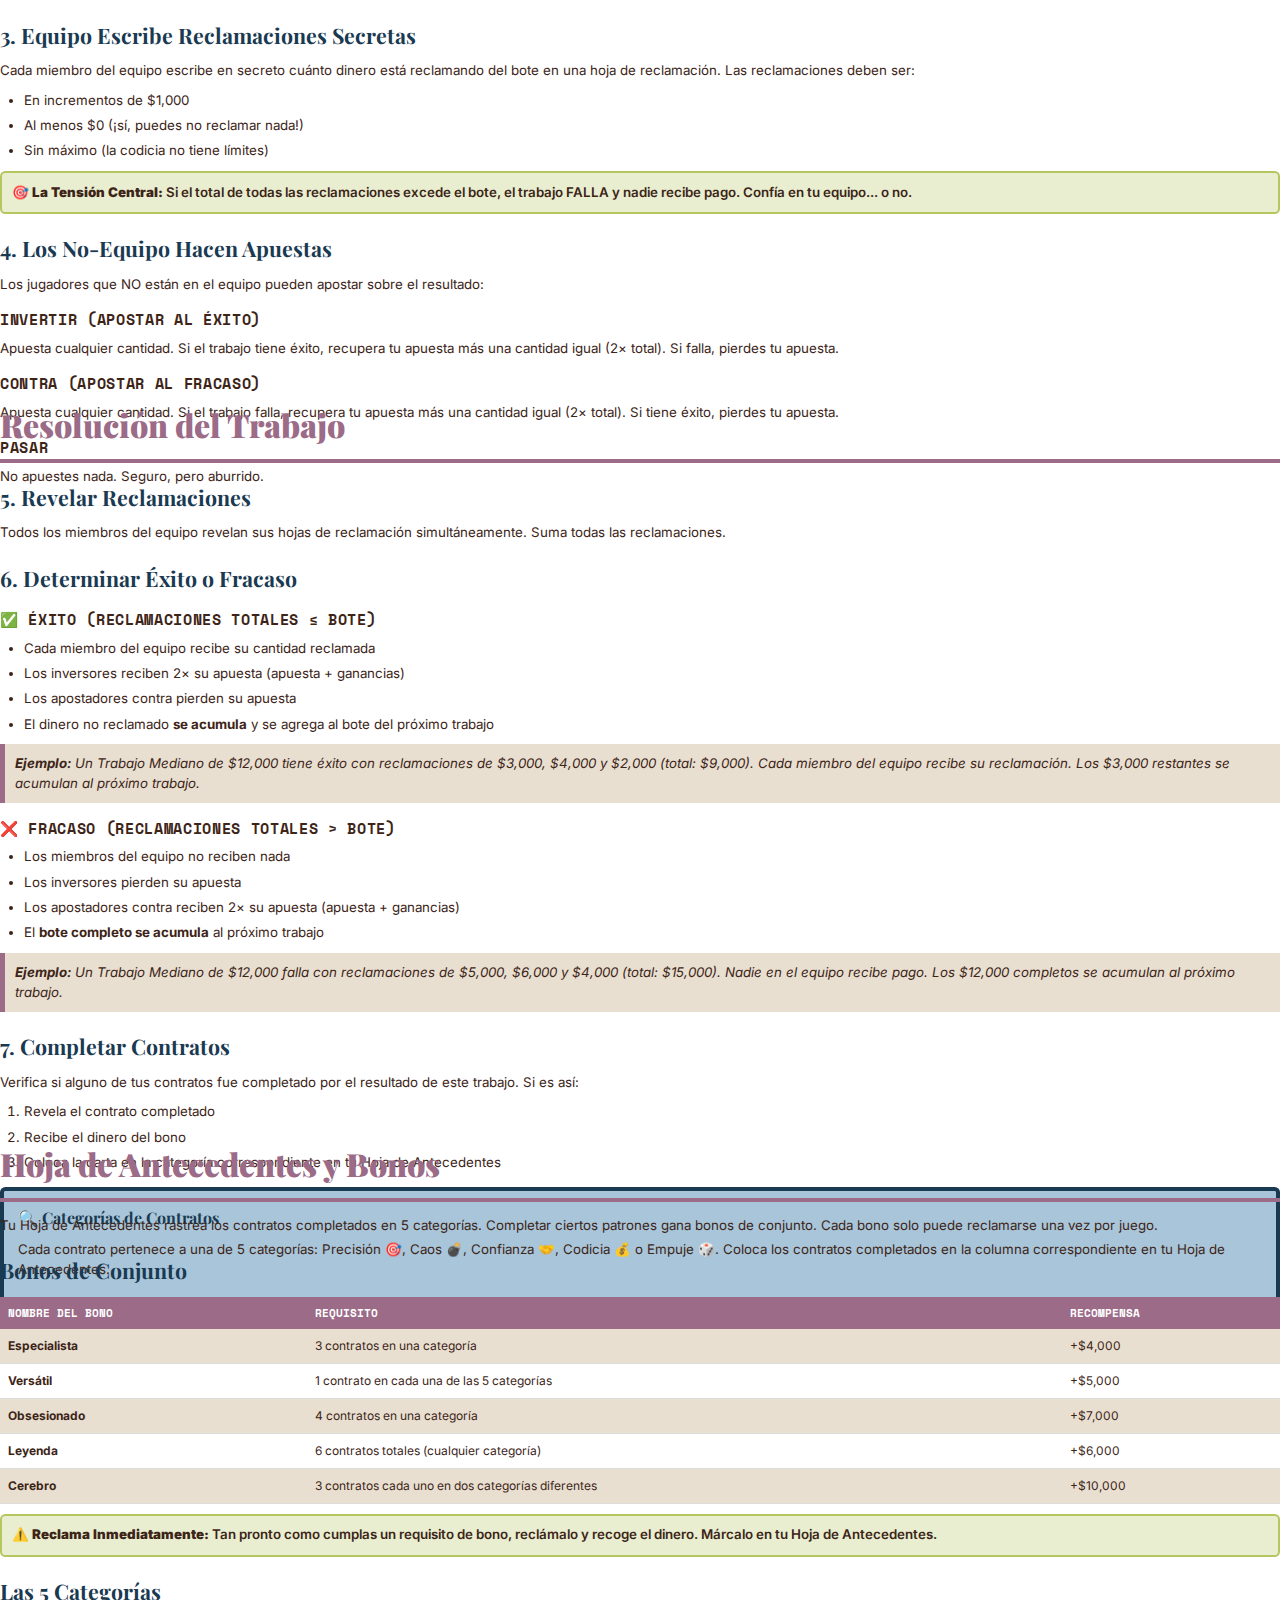
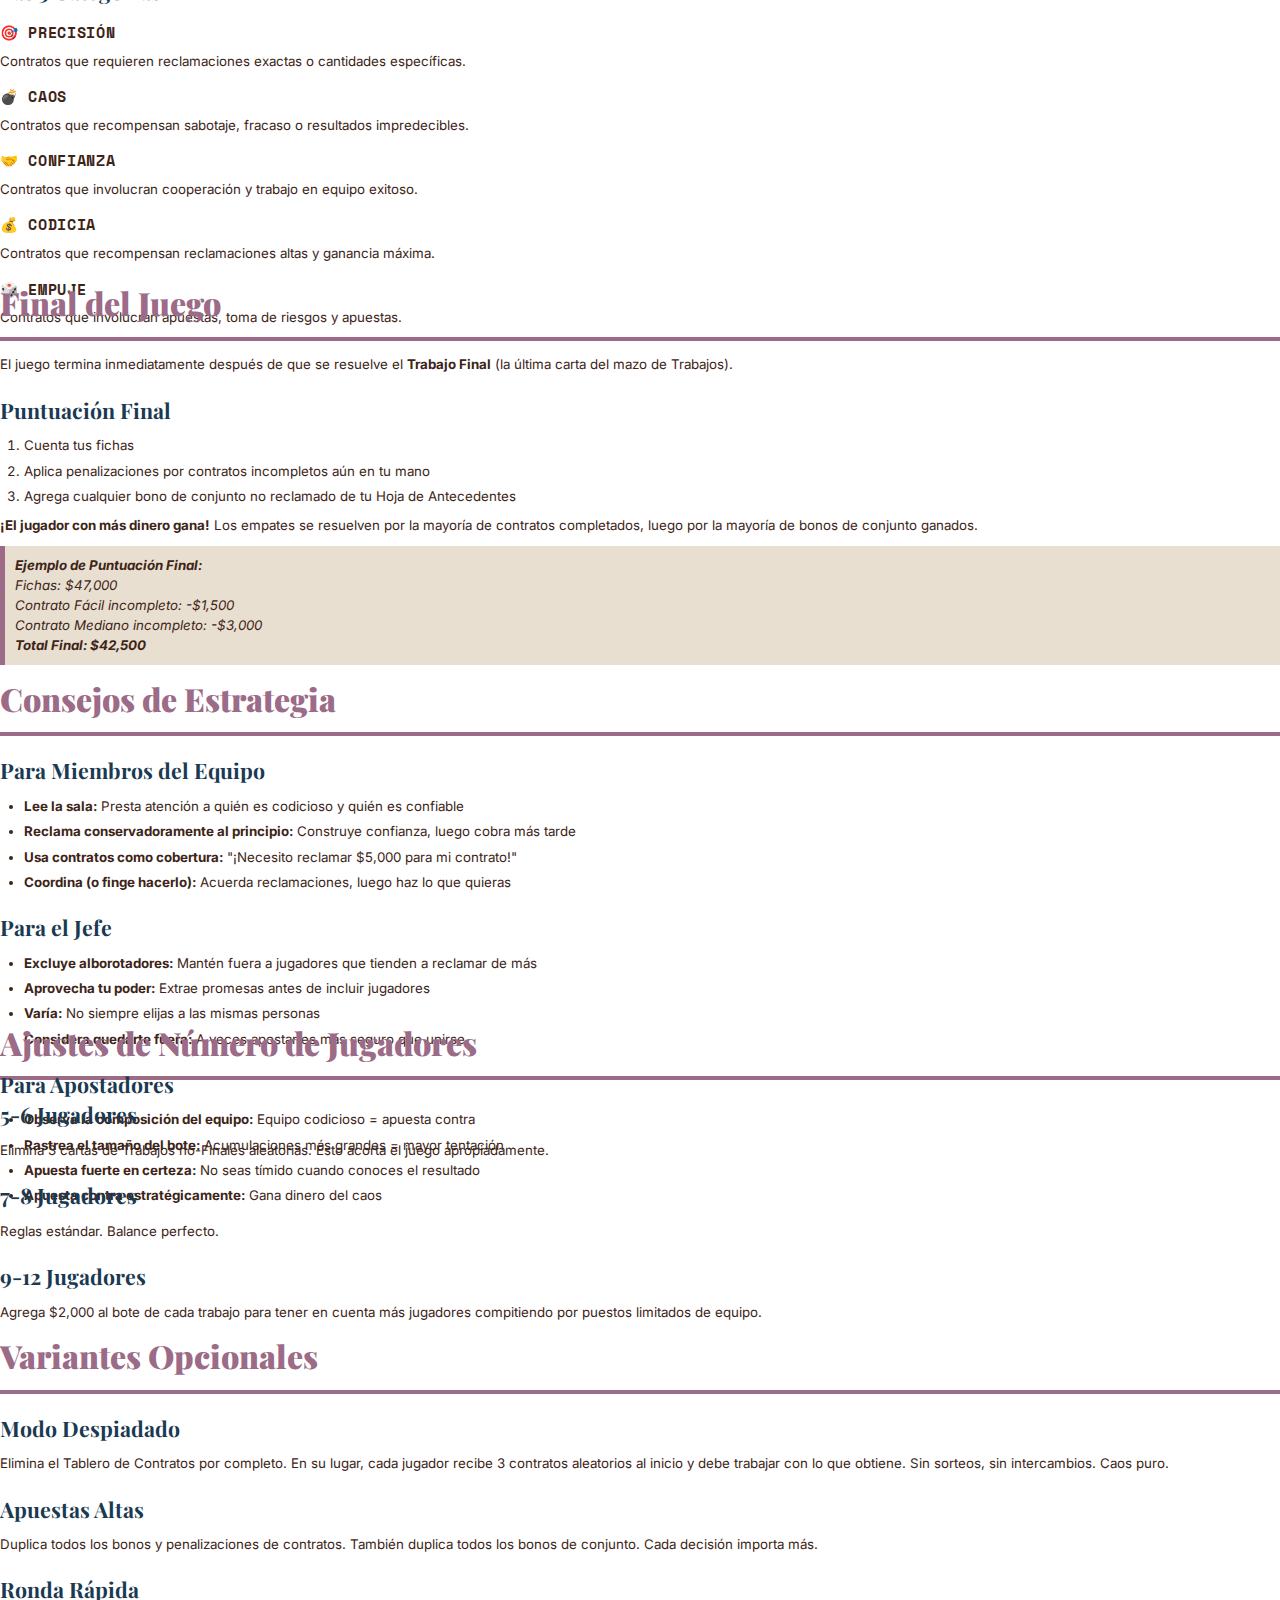
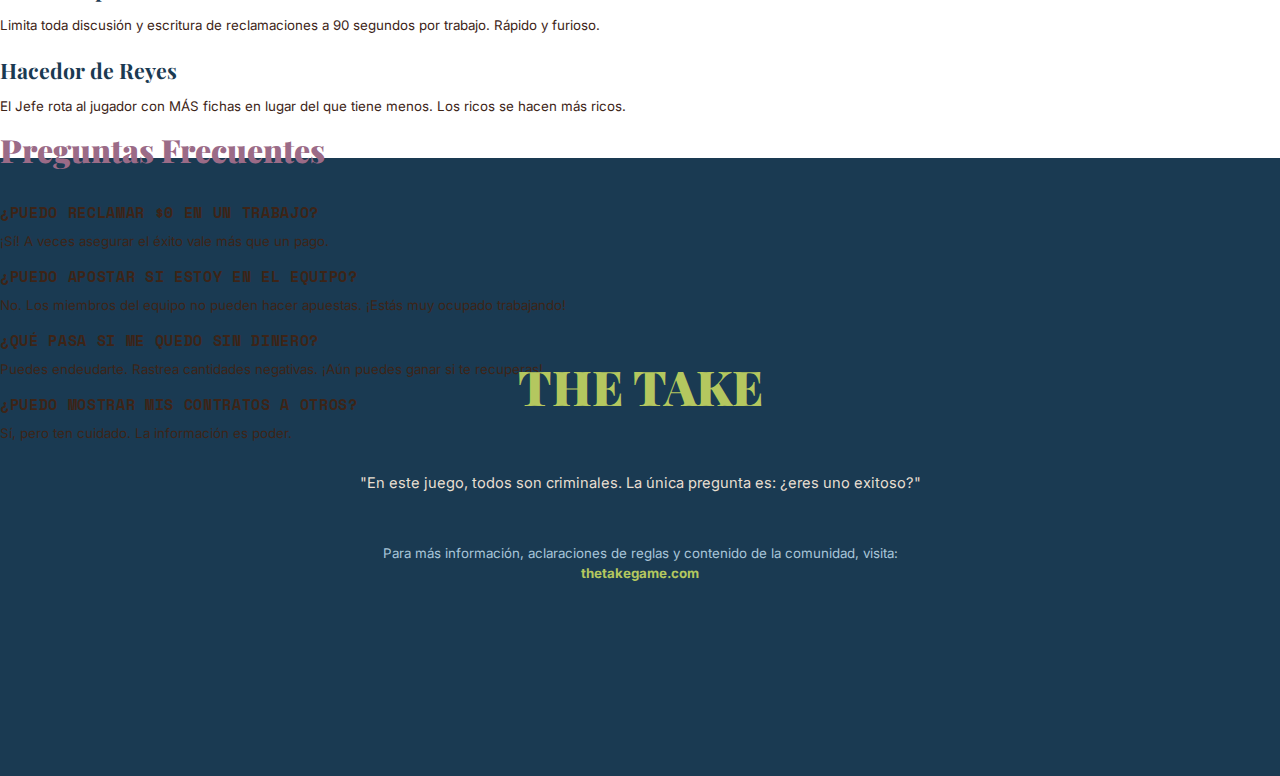
<file: rulebook-es.html>
<!DOCTYPE html>
<html lang="es">
<head>
    <meta charset="UTF-8">
    <meta name="viewport" content="width=device-width, initial-scale=1.0">
    <title>THE TAKE - Libro de Reglas (Español)</title>
    <link rel="preconnect" href="https://fonts.googleapis.com">
    <link rel="preconnect" href="https://fonts.gstatic.com" crossorigin>
    <link href="https://fonts.googleapis.com/css2?family=Playfair+Display:wght@400;700;900&family=Inter:wght@300;400;500;600;700&family=Space+Mono:wght@400;700&display=swap" rel="stylesheet">

    <style>
        @page {
            size: 5.5in 8.5in;
            margin: 0.4in 0.5in 0.4in 0.5in;
        }

        * {
            margin: 0;
            padding: 0;
            box-sizing: border-box;
        }

        body {
            font-family: 'Inter', sans-serif;
            font-size: 10pt;
            line-height: 1.5;
            color: #3d2417;
            background: white;
            print-color-adjust: exact;
            -webkit-print-color-adjust: exact;
        }

        :root {
            --sky-blue: #a8c5d9;
            --purple-mauve: #9b6b87;
            --cream: #e8dfd1;
            --lime-green: #b4c75f;
            --dark-brown: #3d2417;
            --navy-blue: #1a3a52;
        }

        .page {
            page-break-after: always;
            height: 7.7in;
        }

        .page:last-child {
            page-break-after: auto;
        }

        /* Cover */
        .cover {
            background: var(--navy-blue);
            color: white;
            text-align: center;
            display: flex;
            flex-direction: column;
            justify-content: center;
            align-items: center;
            padding: 1in;
            height: 100%;
        }

        .cover-title {
            font-family: 'Playfair Display', serif;
            font-size: 48pt;
            font-weight: 900;
            color: var(--lime-green);
            margin-bottom: 0.2in;
            text-shadow: 3pt 3pt 0 rgba(0,0,0,0.3);
        }

        .cover-subtitle {
            font-family: 'Space Mono', monospace;
            font-size: 14pt;
            color: var(--sky-blue);
            letter-spacing: 2pt;
            margin-bottom: 0.5in;
        }

        .cover-info {
            font-size: 11pt;
            color: var(--cream);
            margin-top: 0.5in;
        }

        .cover-info div {
            margin-bottom: 8pt;
        }

        /* Typography */
        h1 {
            font-family: 'Playfair Display', serif;
            font-size: 24pt;
            font-weight: 900;
            color: var(--purple-mauve);
            margin-bottom: 0.15in;
            border-bottom: 3pt solid var(--purple-mauve);
            padding-bottom: 0.1in;
        }

        h2 {
            font-family: 'Playfair Display', serif;
            font-size: 16pt;
            font-weight: 700;
            color: var(--navy-blue);
            margin-top: 0.2in;
            margin-bottom: 0.1in;
        }

        h3 {
            font-family: 'Space Mono', monospace;
            font-size: 11pt;
            font-weight: 700;
            color: var(--dark-brown);
            margin-top: 0.15in;
            margin-bottom: 0.08in;
            text-transform: uppercase;
            letter-spacing: 0.5pt;
        }

        p {
            margin-bottom: 0.1in;
        }

        ul, ol {
            margin-left: 0.25in;
            margin-bottom: 0.1in;
        }

        li {
            margin-bottom: 4pt;
        }

        /* Callout Boxes */
        .callout {
            background: var(--sky-blue);
            border: 3pt solid var(--navy-blue);
            border-radius: 4pt;
            padding: 0.15in;
            margin: 0.15in 0;
        }

        .callout-title {
            font-family: 'Playfair Display', serif;
            font-size: 12pt;
            font-weight: 700;
            color: var(--navy-blue);
            margin-bottom: 8pt;
        }

        .example {
            background: var(--cream);
            border-left: 4pt solid var(--purple-mauve);
            padding: 0.1in;
            margin: 0.1in 0;
            font-style: italic;
        }

        .important {
            background: rgba(180, 199, 95, 0.3);
            border: 2pt solid var(--lime-green);
            border-radius: 4pt;
            padding: 0.1in;
            margin: 0.1in 0;
            font-weight: 600;
        }

        /* Tables */
        table {
            width: 100%;
            border-collapse: collapse;
            margin: 0.1in 0;
            font-size: 9pt;
        }

        th {
            background: var(--purple-mauve);
            color: white;
            padding: 6pt;
            text-align: left;
            font-family: 'Space Mono', monospace;
            font-size: 8pt;
            text-transform: uppercase;
        }

        td {
            padding: 6pt;
            border-bottom: 1pt solid #ddd;
        }

        tr:nth-child(even) {
            background: var(--cream);
        }

        /* Icons */
        .icon {
            font-size: 14pt;
            margin-right: 4pt;
        }

        @media print {
            body {
                background: white;
            }
        }
    </style>
</head>
<body>

    <!-- COVER PAGE -->
    <div class="page cover">
        <div class="cover-title">THE TAKE</div>
        <div class="cover-subtitle">LIBRO DE REGLAS OFICIAL</div>
        <div style="font-size: 12pt; color: var(--cream); line-height: 1.8; max-width: 4in;">
            Un juego de codicia, traición y riesgo calculado donde los equipos realizan robos,
            completan contratos secretos y compiten para convertirse en el criminal más rico.
        </div>
        <div class="cover-info">
            <div><strong>Jugadores:</strong> 5-12</div>
            <div><strong>Tiempo:</strong> 60-90 minutos</div>
            <div><strong>Edades:</strong> 14+</div>
        </div>
    </div>

    <!-- PAGE 2: OVERVIEW & COMPONENTS -->
    <div class="page">
        <h1>Descripción General</h1>
        <p>
            <strong>THE TAKE</strong> es un juego de deducción social donde los jugadores trabajan
            juntos en robos mientras persiguen contratos secretos y ganancias personales. Cada
            trabajo requiere confianza y cooperación, pero la codicia puede destrozar un equipo.
            El jugador con más dinero al final gana.
        </p>

        <h2>Qué Te Hace Ganar</h2>
        <p>Dinero. Puro y simple. Gánalo mediante:</p>
        <ul>
            <li>Completar trabajos exitosamente y reclamar tu parte</li>
            <li>Ganar apuestas sobre resultados de trabajos</li>
            <li>Completar contratos secretos para grandes bonificaciones</li>
            <li>Ganar bonos de conjunto de tu Hoja de Antecedentes</li>
        </ul>

        <h2>Componentes</h2>

        <h3>Cartas de Trabajos (13)</h3>
        <ul>
            <li>3 Trabajos Pequeños (Equipo: 3, Bote: $8,000)</li>
            <li>4 Trabajos Medianos (Equipo: 4, Bote: $12,000)</li>
            <li>3 Trabajos Grandes (Equipo: 4, Bote: $16,000)</li>
            <li>2 Trabajos Enormes (Equipo: 5, Bote: $20,000)</li>
            <li>1 Trabajo Final (Equipo: 4, Bote: $18,000)</li>
        </ul>

        <h3>Cartas de Contratos (60)</h3>
        <ul>
            <li>20 Fáciles (Verde) - Bono: $2,000-$2,500, Penalización: -$1,500</li>
            <li>25 Medianos (Morado) - Bono: $4,000-$5,000, Penalización: -$3,000</li>
            <li>15 Difíciles (Rojo) - Bono: $8,000-$10,000, Penalización: -$5,000</li>
        </ul>

        <h3>Materiales por Jugador</h3>
        <ul>
            <li>1 Hoja de Antecedentes (rastrear contratos completados)</li>
            <li>Fichas iniciales: $10,000</li>
            <li>1 Tarjeta de referencia rápida</li>
        </ul>

        <h3>Materiales Adicionales</h3>
        <ul>
            <li>Hojas de reclamación (para ofertas secretas)</li>
            <li>Fichas de póker o tokens para dinero</li>
        </ul>
    </div>

    <!-- PAGE 3: SETUP -->
    <div class="page">
        <h1>Configuración</h1>

        <ol>
            <li><strong>Mazo de Trabajos:</strong> Baraja todas las cartas de Trabajos. Coloca el Trabajo Final en la parte inferior. Esto forma el mazo de Trabajos.</li>
            <li><strong>Tablero de Contratos:</strong> Baraja todas las cartas de Contratos. Reparte 5 boca arriba para formar el Tablero de Contratos.</li>
            <li><strong>Dinero Inicial:</strong> Cada jugador recibe $10,000 en fichas.</li>
            <li><strong>Hojas de Antecedentes:</strong> Cada jugador toma una Hoja y escribe su nombre.</li>
            <li><strong>Primer Jefe:</strong> El jugador que más recientemente cometió un crimen (o el más joven) se convierte en el primer Jefe.</li>
        </ol>

        <div class="callout">
            <div class="callout-title">🎯 El Jefe</div>
            <p>
                El Jefe es el líder del trabajo actual. Seleccionan el equipo y tienen
                la última palabra sobre la composición del equipo. El rol de Jefe rota
                al jugador con menos fichas entre trabajos.
            </p>
        </div>

        <h2>Estructura del Juego</h2>
        <p>El juego alterna entre dos fases:</p>

        <h3>Entre Trabajos</h3>
        <ol>
            <li>Rotar Jefe al jugador con menos fichas (empates: sentido horario desde el Jefe actual)</li>
            <li>Sorteo de Contratos (comenzando con el Jefe, sentido horario)</li>
            <li>Comercio de Mercado Negro (60 segundos - opcional)</li>
            <li>Rellenar Tablero de Contratos a 5 cartas</li>
        </ol>

        <h3>El Trabajo</h3>
        <ol>
            <li>Revelar carta superior de Trabajos</li>
            <li>Jefe selecciona equipo (tamaño que coincide con la carta)</li>
            <li>Equipo escribe reclamaciones secretas</li>
            <li>Los no-equipo hacen apuestas (Invertir/Contra/Pasar)</li>
            <li>Revelar todas las reclamaciones simultáneamente</li>
            <li>Resolver trabajo (Éxito o Fracaso)</li>
            <li>Completar contratos</li>
        </ol>

        <div class="important">
            <strong>⚠️ Importante:</strong> El juego termina después de que se resuelve el Trabajo Final.
        </div>
    </div>

    <!-- PAGE 4: CONTRACT DRAFT -->
    <div class="page">
        <h1>Sorteo de Contratos</h1>

        <p>
            Entre trabajos, los jugadores sortean contratos secretos que definen objetivos
            personales. Los contratos otorgan bonos cuando se completan pero imponen
            penalizaciones si quedan incompletos al final del juego.
        </p>

        <h2>Proceso de Sorteo</h2>
        <ol>
            <li>Comenzando con el Jefe y procediendo en sentido horario, cada jugador toma UNA carta del Tablero de Contratos</li>
            <li>Los jugadores pueden elegir cualquiera de los 5 contratos boca arriba</li>
            <li>Los contratos van a tu mano (¡mantenlos en secreto!)</li>
            <li>Después de que todos los jugadores sortean, rellenar el tablero a 5 cartas</li>
        </ol>

        <h2>Niveles de Contratos</h2>

        <table>
            <tr>
                <th>Nivel</th>
                <th>Color</th>
                <th>Bono Típico</th>
                <th>Penalización</th>
                <th>Dificultad</th>
            </tr>
            <tr>
                <td>Fácil</td>
                <td>Verde</td>
                <td>$2,000-$2,500</td>
                <td>-$1,500</td>
                <td>Baja</td>
            </tr>
            <tr>
                <td>Mediano</td>
                <td>Morado</td>
                <td>$4,000-$5,000</td>
                <td>-$3,000</td>
                <td>Moderada</td>
            </tr>
            <tr>
                <td>Difícil</td>
                <td>Rojo</td>
                <td>$8,000-$10,000</td>
                <td>-$5,000</td>
                <td>Alta</td>
            </tr>
        </table>

        <h2>Gestión de Contratos</h2>

        <h3>Descartar Contratos</h3>
        <p>
            Entre trabajos, puedes descartar cualquier contrato de tu mano pagando $1,000.
            Esto elimina la carta del juego (no se aplica penalización).
        </p>

        <h3>Mercado Negro</h3>
        <p>
            Después del sorteo, los jugadores tienen 60 segundos para intercambiar contratos
            entre sí. ¡Todos los intercambios son legales - dinero, contratos, promesas,
            amenazas, lo que funcione!
        </p>

        <div class="example">
            <strong>Ejemplo:</strong> "Te doy este contrato Fácil y $2,000 por tu contrato
            Mediano" o "¡Intercámbiame ese contrato o nunca te elegiré para un equipo!"
        </div>
    </div>

    <!-- PAGE 5: THE JOB -->
    <div class="page">
        <h1>El Trabajo</h1>

        <h2>1. Revelar Carta de Trabajo</h2>
        <p>
            Voltea la carta superior del mazo de Trabajos. Esto muestra el <strong>Tamaño
            del Equipo</strong> (cuántos jugadores trabajan en el trabajo) y el
            <strong>Bote</strong> (dinero total disponible).
        </p>

        <h2>2. Jefe Selecciona Equipo</h2>
        <p>
            El Jefe selecciona exactamente el número de jugadores mostrado en la carta de
            Trabajo para formar el equipo. El Jefe puede incluirse a sí mismo o no - su elección.
        </p>

        <div class="callout">
            <div class="callout-title">💭 Charla en la Mesa</div>
            <p>
                Aquí es donde el juego se vuelve interesante. Los jugadores ruegan, prometen,
                amenazan y negocian para entrar (¡o salir!) del equipo. El Jefe tiene todo
                el poder aquí, así que úsalo sabiamente.
            </p>
        </div>

        <h2>3. Equipo Escribe Reclamaciones Secretas</h2>
        <p>
            Cada miembro del equipo escribe en secreto cuánto dinero está reclamando del
            bote en una hoja de reclamación. Las reclamaciones deben ser:
        </p>
        <ul>
            <li>En incrementos de $1,000</li>
            <li>Al menos $0 (¡sí, puedes no reclamar nada!)</li>
            <li>Sin máximo (la codicia no tiene límites)</li>
        </ul>

        <div class="important">
            <strong>🎯 La Tensión Central:</strong> Si el total de todas las reclamaciones
            excede el bote, el trabajo FALLA y nadie recibe pago. Confía en tu equipo... o no.
        </div>

        <h2>4. Los No-Equipo Hacen Apuestas</h2>
        <p>Los jugadores que NO están en el equipo pueden apostar sobre el resultado:</p>

        <h3>Invertir (Apostar al Éxito)</h3>
        <p>
            Apuesta cualquier cantidad. Si el trabajo tiene éxito, recupera tu apuesta más
            una cantidad igual (2× total). Si falla, pierdes tu apuesta.
        </p>

        <h3>Contra (Apostar al Fracaso)</h3>
        <p>
            Apuesta cualquier cantidad. Si el trabajo falla, recupera tu apuesta más una
            cantidad igual (2× total). Si tiene éxito, pierdes tu apuesta.
        </p>

        <h3>Pasar</h3>
        <p>No apuestes nada. Seguro, pero aburrido.</p>
    </div>

    <!-- PAGE 6: RESOLUTION -->
    <div class="page">
        <h1>Resolución del Trabajo</h1>

        <h2>5. Revelar Reclamaciones</h2>
        <p>
            Todos los miembros del equipo revelan sus hojas de reclamación simultáneamente.
            Suma todas las reclamaciones.
        </p>

        <h2>6. Determinar Éxito o Fracaso</h2>

        <h3>✅ Éxito (Reclamaciones Totales ≤ Bote)</h3>
        <ul>
            <li>Cada miembro del equipo recibe su cantidad reclamada</li>
            <li>Los inversores reciben 2× su apuesta (apuesta + ganancias)</li>
            <li>Los apostadores contra pierden su apuesta</li>
            <li>El dinero no reclamado <strong>se acumula</strong> y se agrega al bote del próximo trabajo</li>
        </ul>

        <div class="example">
            <strong>Ejemplo:</strong> Un Trabajo Mediano de $12,000 tiene éxito con
            reclamaciones de $3,000, $4,000 y $2,000 (total: $9,000). Cada miembro del
            equipo recibe su reclamación. Los $3,000 restantes se acumulan al próximo trabajo.
        </div>

        <h3>❌ Fracaso (Reclamaciones Totales > Bote)</h3>
        <ul>
            <li>Los miembros del equipo no reciben nada</li>
            <li>Los inversores pierden su apuesta</li>
            <li>Los apostadores contra reciben 2× su apuesta (apuesta + ganancias)</li>
            <li>El <strong>bote completo se acumula</strong> al próximo trabajo</li>
        </ul>

        <div class="example">
            <strong>Ejemplo:</strong> Un Trabajo Mediano de $12,000 falla con reclamaciones
            de $5,000, $6,000 y $4,000 (total: $15,000). Nadie en el equipo recibe pago.
            Los $12,000 completos se acumulan al próximo trabajo.
        </div>

        <h2>7. Completar Contratos</h2>
        <p>
            Verifica si alguno de tus contratos fue completado por el resultado de este trabajo. Si es así:
        </p>
        <ol>
            <li>Revela el contrato completado</li>
            <li>Recibe el dinero del bono</li>
            <li>Coloca la carta en la categoría correspondiente en tu Hoja de Antecedentes</li>
        </ol>

        <div class="callout">
            <div class="callout-title">🔍 Categorías de Contratos</div>
            <p>Cada contrato pertenece a una de 5 categorías: Precisión 🎯, Caos 💣,
            Confianza 🤝, Codicia 💰 o Empuje 🎲. Coloca los contratos completados en
            la columna correspondiente en tu Hoja de Antecedentes.</p>
        </div>
    </div>

    <!-- PAGE 7: RAP SHEET & SET BONUSES -->
    <div class="page">
        <h1>Hoja de Antecedentes y Bonos</h1>

        <p>
            Tu Hoja de Antecedentes rastrea los contratos completados en 5 categorías.
            Completar ciertos patrones gana bonos de conjunto. Cada bono solo puede
            reclamarse una vez por juego.
        </p>

        <h2>Bonos de Conjunto</h2>

        <table>
            <tr>
                <th>Nombre del Bono</th>
                <th>Requisito</th>
                <th>Recompensa</th>
            </tr>
            <tr>
                <td><strong>Especialista</strong></td>
                <td>3 contratos en una categoría</td>
                <td>+$4,000</td>
            </tr>
            <tr>
                <td><strong>Versátil</strong></td>
                <td>1 contrato en cada una de las 5 categorías</td>
                <td>+$5,000</td>
            </tr>
            <tr>
                <td><strong>Obsesionado</strong></td>
                <td>4 contratos en una categoría</td>
                <td>+$7,000</td>
            </tr>
            <tr>
                <td><strong>Leyenda</strong></td>
                <td>6 contratos totales (cualquier categoría)</td>
                <td>+$6,000</td>
            </tr>
            <tr>
                <td><strong>Cerebro</strong></td>
                <td>3 contratos cada uno en dos categorías diferentes</td>
                <td>+$10,000</td>
            </tr>
        </table>

        <div class="important">
            <strong>⚠️ Reclama Inmediatamente:</strong> Tan pronto como cumplas un requisito
            de bono, reclámalo y recoge el dinero. Márcalo en tu Hoja de Antecedentes.
        </div>

        <h2>Las 5 Categorías</h2>

        <h3>🎯 Precisión</h3>
        <p>Contratos que requieren reclamaciones exactas o cantidades específicas.</p>

        <h3>💣 Caos</h3>
        <p>Contratos que recompensan sabotaje, fracaso o resultados impredecibles.</p>

        <h3>🤝 Confianza</h3>
        <p>Contratos que involucran cooperación y trabajo en equipo exitoso.</p>

        <h3>💰 Codicia</h3>
        <p>Contratos que recompensan reclamaciones altas y ganancia máxima.</p>

        <h3>🎲 Empuje</h3>
        <p>Contratos que involucran apuestas, toma de riesgos y apuestas.</p>
    </div>

    <!-- PAGE 8: GAME END & STRATEGY -->
    <div class="page">
        <h1>Final del Juego</h1>

        <p>
            El juego termina inmediatamente después de que se resuelve el <strong>Trabajo
            Final</strong> (la última carta del mazo de Trabajos).
        </p>

        <h2>Puntuación Final</h2>
        <ol>
            <li>Cuenta tus fichas</li>
            <li>Aplica penalizaciones por contratos incompletos aún en tu mano</li>
            <li>Agrega cualquier bono de conjunto no reclamado de tu Hoja de Antecedentes</li>
        </ol>

        <p>
            <strong>¡El jugador con más dinero gana!</strong> Los empates se resuelven por
            la mayoría de contratos completados, luego por la mayoría de bonos de conjunto ganados.
        </p>

        <div class="example">
            <strong>Ejemplo de Puntuación Final:</strong><br>
            Fichas: $47,000<br>
            Contrato Fácil incompleto: -$1,500<br>
            Contrato Mediano incompleto: -$3,000<br>
            <strong>Total Final: $42,500</strong>
        </div>

        <h1>Consejos de Estrategia</h1>

        <h2>Para Miembros del Equipo</h2>
        <ul>
            <li><strong>Lee la sala:</strong> Presta atención a quién es codicioso y quién es confiable</li>
            <li><strong>Reclama conservadoramente al principio:</strong> Construye confianza, luego cobra más tarde</li>
            <li><strong>Usa contratos como cobertura:</strong> "¡Necesito reclamar $5,000 para mi contrato!"</li>
            <li><strong>Coordina (o finge hacerlo):</strong> Acuerda reclamaciones, luego haz lo que quieras</li>
        </ul>

        <h2>Para el Jefe</h2>
        <ul>
            <li><strong>Excluye alborotadores:</strong> Mantén fuera a jugadores que tienden a reclamar de más</li>
            <li><strong>Aprovecha tu poder:</strong> Extrae promesas antes de incluir jugadores</li>
            <li><strong>Varía:</strong> No siempre elijas a las mismas personas</li>
            <li><strong>Considera quedarte fuera:</strong> A veces apostar es más seguro que unirse</li>
        </ul>

        <h2>Para Apostadores</h2>
        <ul>
            <li><strong>Observa la composición del equipo:</strong> Equipo codicioso = apuesta contra</li>
            <li><strong>Rastrea el tamaño del bote:</strong> Acumulaciones más grandes = mayor tentación</li>
            <li><strong>Apuesta fuerte en certeza:</strong> No seas tímido cuando conoces el resultado</li>
            <li><strong>Apuesta contra estratégicamente:</strong> Gana dinero del caos</li>
        </ul>
    </div>

    <!-- PAGE 9: VARIANTS & PLAYER COUNTS -->
    <div class="page">
        <h1>Ajustes de Número de Jugadores</h1>

        <h2>5-6 Jugadores</h2>
        <p>Elimina 3 cartas de Trabajos no-Finales aleatorias. Esto acorta el juego apropiadamente.</p>

        <h2>7-8 Jugadores</h2>
        <p>Reglas estándar. Balance perfecto.</p>

        <h2>9-12 Jugadores</h2>
        <p>
            Agrega $2,000 al bote de cada trabajo para tener en cuenta más jugadores
            compitiendo por puestos limitados de equipo.
        </p>

        <h1>Variantes Opcionales</h1>

        <h2>Modo Despiadado</h2>
        <p>
            Elimina el Tablero de Contratos por completo. En su lugar, cada jugador recibe
            3 contratos aleatorios al inicio y debe trabajar con lo que obtiene. Sin sorteos,
            sin intercambios. Caos puro.
        </p>

        <h2>Apuestas Altas</h2>
        <p>
            Duplica todos los bonos y penalizaciones de contratos. También duplica todos los
            bonos de conjunto. Cada decisión importa más.
        </p>

        <h2>Ronda Rápida</h2>
        <p>
            Limita toda discusión y escritura de reclamaciones a 90 segundos por trabajo.
            Rápido y furioso.
        </p>

        <h2>Hacedor de Reyes</h2>
        <p>
            El Jefe rota al jugador con MÁS fichas en lugar del que tiene menos.
            Los ricos se hacen más ricos.
        </p>

        <h1>Preguntas Frecuentes</h1>

        <h3>¿Puedo reclamar $0 en un trabajo?</h3>
        <p>¡Sí! A veces asegurar el éxito vale más que un pago.</p>

        <h3>¿Puedo apostar si estoy en el equipo?</h3>
        <p>No. Los miembros del equipo no pueden hacer apuestas. ¡Estás muy ocupado trabajando!</p>

        <h3>¿Qué pasa si me quedo sin dinero?</h3>
        <p>Puedes endeudarte. Rastrea cantidades negativas. ¡Aún puedes ganar si te recuperas!</p>

        <h3>¿Puedo mostrar mis contratos a otros?</h3>
        <p>Sí, pero ten cuidado. La información es poder.</p>
    </div>

    <!-- BACK COVER -->
    <div class="page cover">
        <div style="padding: 1in; text-align: center;">
            <div style="font-family: 'Playfair Display', serif; font-size: 36pt; font-weight: 900; color: var(--lime-green); margin-bottom: 0.5in;">
                THE TAKE
            </div>
            <div style="font-size: 11pt; line-height: 1.8; color: var(--cream); margin-bottom: 0.5in;">
                "En este juego, todos son criminales. La única pregunta es:
                ¿eres uno exitoso?"
            </div>
            <div style="font-size: 10pt; color: var(--sky-blue);">
                Para más información, aclaraciones de reglas y contenido de la comunidad, visita:<br>
                <strong style="color: var(--lime-green);">thetakegame.com</strong>
            </div>
        </div>
    </div>

</body>
</html>
</file>
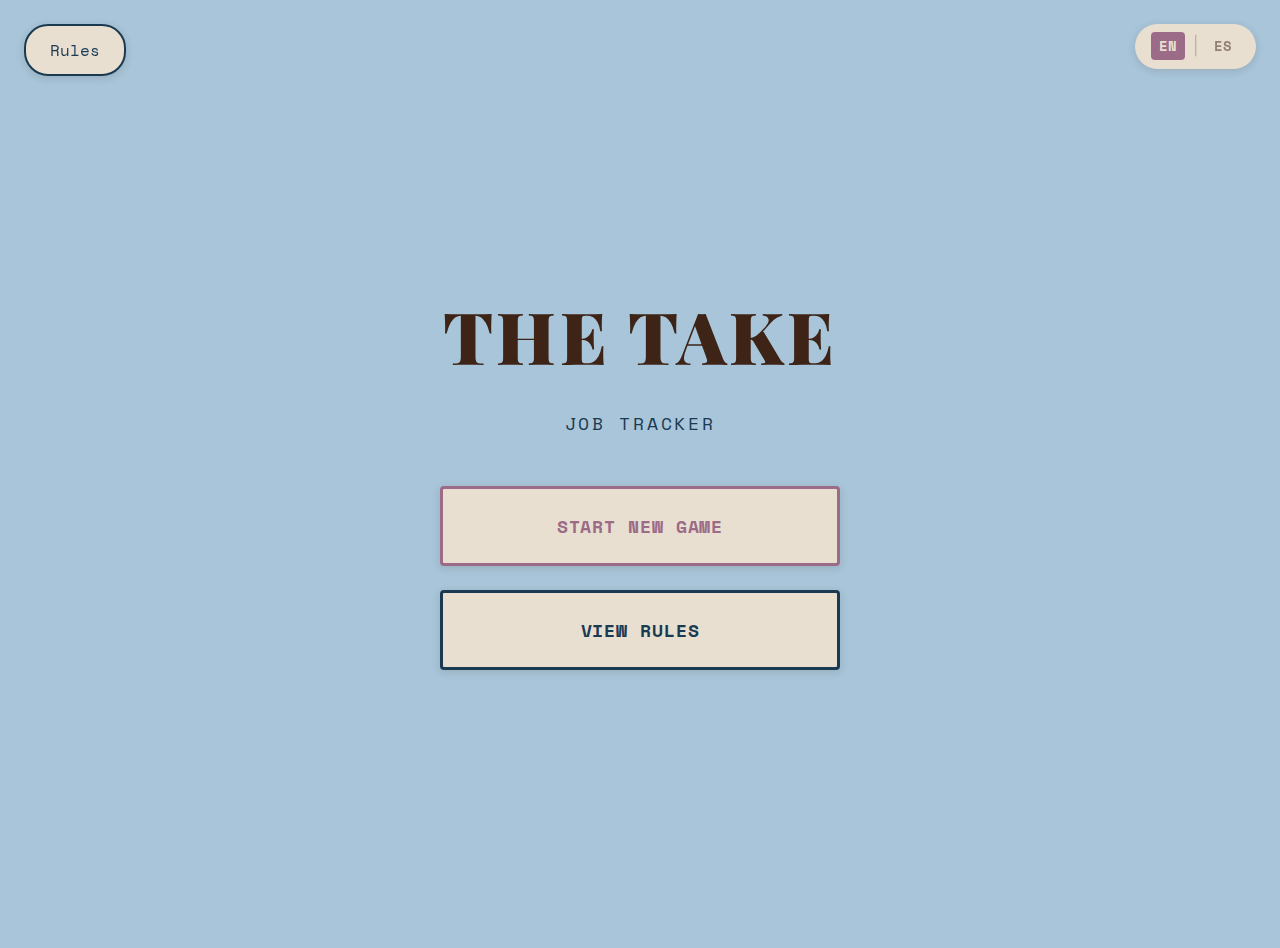
<file: tracker.html>
<!DOCTYPE html>
<html lang="en">
<head>
    <meta charset="UTF-8">
    <meta name="viewport" content="width=device-width, initial-scale=1.0">
    <title>THE TAKE • Job Tracker</title>

    <!-- Premium Google Fonts -->
    <link rel="preconnect" href="https://fonts.googleapis.com">
    <link rel="preconnect" href="https://fonts.gstatic.com" crossorigin>
    <link href="https://fonts.googleapis.com/css2?family=Playfair+Display:wght@400;700;900&family=Inter:wght@300;400;500;600;700&family=Space+Mono:wght@400;700&display=swap" rel="stylesheet">

    <link rel="stylesheet" href="tracker.css">
</head>
<body>
    <div id="app">
        <!-- Language Selector -->
        <div class="lang-selector">
            <button class="lang-btn active" data-lang="en" onclick="tracker.setLanguage('en')">EN</button>
            <span class="lang-divider">|</span>
            <button class="lang-btn" data-lang="es" onclick="tracker.setLanguage('es')">ES</button>
        </div>

        <!-- Rules Button -->
        <button class="rules-btn" onclick="tracker.toggleRules()">
            <span data-i18n="rules_button">Rules</span>
        </button>

        <!-- Rules Panel -->
        <div id="rules-panel" class="rules-panel">
            <div class="rules-overlay" onclick="tracker.toggleRules()"></div>
            <div class="rules-content">
                <button class="rules-close" onclick="tracker.toggleRules()">×</button>

                <h2 data-i18n="rules_title">How to Play</h2>

                <div class="rule-block">
                    <h3 data-i18n="rules_overview_title">Game Overview</h3>
                    <p data-i18n="rules_overview_text">THE TAKE is a game of heists, greed, and betrayal for 5–12 players. You're freelance criminals working jobs together, but everyone has their own agenda through secret contracts.</p>
                </div>

                <div class="rule-block">
                    <h3 data-i18n="rules_objective_title">Objective</h3>
                    <p data-i18n="rules_objective_text">Earn the most money by the end of the game through successful heists, completing contracts, and strategic betting. The player with the most money (minus penalties for incomplete contracts) wins.</p>
                </div>

                <div class="rule-block">
                    <h3 data-i18n="rules_howjobs_title">How Jobs Work</h3>
                    <ol>
                        <li data-i18n="rules_howjobs_1">The Chair selects a crew for the job</li>
                        <li data-i18n="rules_howjobs_2">Each crew member secretly writes their claim (how much money they want)</li>
                        <li data-i18n="rules_howjobs_3">Non-crew players bet on success or failure</li>
                        <li data-i18n="rules_howjobs_4">Claims are revealed simultaneously</li>
                        <li data-i18n="rules_howjobs_5">If total claims ≤ pot: SUCCESS (everyone gets paid)</li>
                        <li data-i18n="rules_howjobs_6">If total claims > pot: FAILURE (crew gets nothing)</li>
                    </ol>
                </div>

                <div class="rule-block">
                    <h3 data-i18n="rules_success_title">Job Success</h3>
                    <p data-i18n="rules_success_text">Each crew member receives their claimed amount. Investors get 2× their bet. Unclaimed money rolls over to the next job.</p>
                </div>

                <div class="rule-block">
                    <h3 data-i18n="rules_failure_title">Job Failure</h3>
                    <p data-i18n="rules_failure_text">Crew receives nothing. Shorters get 2× their bet. The entire pot rolls over to the next job, making it more tempting and dangerous.</p>
                </div>

                <div class="rule-block">
                    <h3 data-i18n="rules_contracts_title">Contracts</h3>
                    <p data-i18n="rules_contracts_text">Players have secret contracts with specific objectives. Complete them for bonuses. Incomplete contracts cost you money at game end.</p>
                </div>

                <div class="rule-block">
                    <h3 data-i18n="rules_tracker_title">Using This Tracker</h3>
                    <p data-i18n="rules_tracker_text">This app tracks the job deck and calculates rollovers automatically. Players manage their own chips, contracts, and betting using physical components. After each job, mark it as SUCCESS or FAILURE in the tracker.</p>
                </div>
            </div>
        </div>

        <!-- Start Screen -->
        <section id="start-screen" class="screen active">
            <div class="container">
                <h1 class="logo">THE TAKE</h1>
                <p class="tagline" data-i18n="subtitle">Job Tracker</p>

                <div class="start-actions">
                    <button class="btn btn-primary" onclick="tracker.startGame()">
                        <span data-i18n="start_game">Start New Game</span>
                    </button>
                    <button class="btn btn-secondary" onclick="tracker.toggleRules()">
                        <span data-i18n="view_rules">View Rules</span>
                    </button>
                </div>
            </div>
        </section>

        <!-- Job Screen -->
        <section id="job-screen" class="screen">
            <div class="container">
                <div class="job-progress">
                    <div class="job-number" id="job-counter">Job 1 of 13</div>
                    <div class="job-history" id="history"></div>
                </div>

                <div class="job-card">
                    <div class="job-header">
                        <h2 class="job-title" id="job-type">SMALL JOB</h2>
                        <div class="final-badge" id="final-badge">
                            <span data-i18n="final_job">FINAL JOB</span>
                        </div>
                    </div>

                    <div class="job-crew">
                        <span class="crew-label" data-i18n="crew_label">CREW</span>
                        <span class="crew-count" id="crew-size">3</span>
                    </div>

                    <div class="pot-details">
                        <div class="pot-row">
                            <span class="pot-label" data-i18n="base_pot_label">Base Pot</span>
                            <span class="pot-value" id="base-pot">$8,000</span>
                        </div>
                        <div class="pot-row rollover-row" id="rollover-line">
                            <span class="pot-label" data-i18n="rollover_label">Rollover</span>
                            <span class="pot-value rollover-value" id="rollover-amount">+$0</span>
                        </div>
                        <div class="pot-divider"></div>
                        <div class="pot-row pot-total">
                            <span class="pot-label" data-i18n="total_pot_label">Total Pot</span>
                            <span class="pot-value total-value" id="total-pot">$8,000</span>
                        </div>
                    </div>
                </div>

                <div class="job-actions">
                    <button class="btn btn-success" onclick="tracker.resolveSuccess()">
                        <span data-i18n="success_btn">SUCCESS</span>
                    </button>
                    <button class="btn btn-failure" onclick="tracker.resolveFailure()">
                        <span data-i18n="failure_btn">FAILURE</span>
                    </button>
                </div>
            </div>
        </section>

        <!-- Resolution Screen -->
        <section id="resolution-screen" class="screen">
            <div class="container">
                <div class="resolution-card">
                    <h2 class="result-title" id="result-status">SUCCESS</h2>

                    <div class="result-pot">
                        <p class="result-label" data-i18n="pot_was_label">Total Pot Was</p>
                        <p class="result-amount" id="pot-was">$20,000</p>
                    </div>

                    <div id="success-input" class="claim-input">
                        <label for="claimed-amount" data-i18n="claimed_amount_label">Amount Claimed by Crew</label>
                        <input
                            type="number"
                            id="claimed-amount"
                            placeholder="0"
                            min="0"
                            step="1000"
                        />
                        <p class="rollover-hint">
                            <span data-i18n="rollover_preview">Rollover:</span>
                            <span id="preview-amount">$0</span>
                        </p>
                    </div>

                    <div id="failure-message" class="failure-note" data-i18n="failure_message">
                        Entire pot rolls over to next job
                    </div>

                    <button class="btn btn-primary" onclick="tracker.confirmResolution()">
                        <span id="next-btn-text" data-i18n="next_job">Next Job</span>
                    </button>
                </div>
            </div>
        </section>

        <!-- Game Over Screen -->
        <section id="gameover-screen" class="screen">
            <div class="container">
                <h1 class="logo" data-i18n="game_complete">GAME COMPLETE</h1>

                <div class="game-stats">
                    <div class="stat-card">
                        <div class="stat-value" id="total-jobs">13</div>
                        <div class="stat-label" data-i18n="total_jobs">Total Jobs</div>
                    </div>
                    <div class="stat-card stat-success">
                        <div class="stat-value" id="success-count">8</div>
                        <div class="stat-label" data-i18n="successful">Successful</div>
                    </div>
                    <div class="stat-card stat-failure">
                        <div class="stat-value" id="failure-count">5</div>
                        <div class="stat-label" data-i18n="failed">Failed</div>
                    </div>
                </div>

                <div class="final-history" id="history-final"></div>

                <button class="btn btn-primary" onclick="tracker.reset()">
                    <span data-i18n="new_game">New Game</span>
                </button>
            </div>
        </section>
    </div>

    <script src="tracker.js"></script>
</body>
</html>
</file>
<file: tracker.css>
/* ========================================
   THE TAKE - Job Tracker
   Modernist Design • Picasso-Inspired Palette
   ======================================== */

:root {
    /* Color Palette from the Painting */
    --sky-blue: #a8c5d9;
    --purple-mauve: #9b6b87;
    --cream: #e8dfd1;
    --lime-green: #b4c75f;
    --dark-brown: #3d2417;
    --navy-blue: #1a3a52;
    --success-green: #7ba865;
    --failure-red: #b85d5d;

    /* Typography */
    --font-display: 'Playfair Display', serif;
    --font-body: 'Inter', -apple-system, sans-serif;
    --font-mono: 'Space Mono', monospace;

    /* Spacing */
    --space-xs: 8px;
    --space-sm: 16px;
    --space-md: 24px;
    --space-lg: 32px;
    --space-xl: 48px;
}

* {
    margin: 0;
    padding: 0;
    box-sizing: border-box;
}

html,
body {
    width: 100%;
    min-height: 100vh;
    background: var(--sky-blue);
    color: var(--dark-brown);
    font-family: var(--font-body);
    font-size: 18px;
    line-height: 1.6;
    -webkit-font-smoothing: antialiased;
}

/* ========================================
   Layout
   ======================================== */

#app {
    min-height: 100vh;
    display: flex;
    align-items: center;
    justify-content: center;
    padding: var(--space-md);
}

.screen {
    display: none;
    width: 100%;
    min-height: 100vh;
    align-items: center;
    justify-content: center;
}

.screen.active {
    display: flex;
}

.container {
    width: 100%;
    max-width: 600px;
    margin: 0 auto;
}

/* ========================================
   Language Selector
   ======================================== */

.lang-selector {
    position: fixed;
    top: var(--space-md);
    right: var(--space-md);
    display: flex;
    align-items: center;
    gap: var(--space-xs);
    background: var(--cream);
    padding: 8px 16px;
    border-radius: 24px;
    box-shadow: 0 2px 8px rgba(61, 36, 23, 0.15);
    z-index: 100;
}

.lang-btn {
    font-family: var(--font-mono);
    font-size: 0.75rem;
    font-weight: 700;
    padding: 4px 8px;
    border: none;
    background: transparent;
    color: var(--dark-brown);
    cursor: pointer;
    transition: all 0.2s;
    border-radius: 4px;
    opacity: 0.5;
}

.lang-btn.active {
    opacity: 1;
    background: var(--purple-mauve);
    color: var(--cream);
}

.lang-divider {
    color: var(--dark-brown);
    opacity: 0.3;
    font-weight: 300;
}

/* ========================================
   Rules Button & Panel
   ======================================== */

.rules-btn {
    position: fixed;
    top: var(--space-md);
    left: var(--space-md);
    font-family: var(--font-mono);
    font-size: 0.875rem;
    padding: 12px 24px;
    border: 2px solid var(--navy-blue);
    background: var(--cream);
    color: var(--navy-blue);
    cursor: pointer;
    border-radius: 24px;
    box-shadow: 0 2px 8px rgba(61, 36, 23, 0.15);
    transition: all 0.2s;
    z-index: 100;
}

.rules-btn:hover {
    background: var(--navy-blue);
    color: var(--cream);
}

.rules-panel {
    position: fixed;
    inset: 0;
    z-index: 200;
    display: none;
}

.rules-panel.open {
    display: block;
}

.rules-overlay {
    position: absolute;
    inset: 0;
    background: rgba(61, 36, 23, 0.7);
    backdrop-filter: blur(4px);
}

.rules-content {
    position: absolute;
    top: 50%;
    left: 50%;
    transform: translate(-50%, -50%);
    width: 90%;
    max-width: 500px;
    max-height: 80vh;
    background: var(--cream);
    border: 4px solid var(--purple-mauve);
    border-radius: 8px;
    padding: var(--space-xl);
    overflow-y: auto;
    box-shadow: 0 8px 32px rgba(61, 36, 23, 0.3);
}

.rules-close {
    position: absolute;
    top: var(--space-md);
    right: var(--space-md);
    width: 32px;
    height: 32px;
    border: 2px solid var(--dark-brown);
    background: transparent;
    color: var(--dark-brown);
    font-size: 1.5rem;
    line-height: 1;
    cursor: pointer;
    border-radius: 50%;
    transition: all 0.2s;
}

.rules-close:hover {
    background: var(--dark-brown);
    color: var(--cream);
}

.rules-content h2 {
    font-family: var(--font-display);
    font-size: 2rem;
    font-weight: 900;
    color: var(--purple-mauve);
    margin-bottom: var(--space-lg);
}

.rule-block {
    margin-bottom: var(--space-lg);
}

.rule-block h3 {
    font-family: var(--font-display);
    font-size: 1.25rem;
    font-weight: 700;
    color: var(--navy-blue);
    margin-bottom: var(--space-sm);
}

.rule-block p,
.rule-block li {
    font-size: 0.9375rem;
    color: var(--dark-brown);
    line-height: 1.7;
}

.rule-block ol {
    padding-left: var(--space-md);
}

.rule-block li {
    margin-bottom: var(--space-xs);
}

/* ========================================
   Typography
   ======================================== */

.logo {
    font-family: var(--font-display);
    font-size: 4rem;
    font-weight: 900;
    text-align: center;
    color: var(--dark-brown);
    margin-bottom: var(--space-sm);
    letter-spacing: 0.05em;
}

.tagline {
    font-family: var(--font-mono);
    font-size: 1rem;
    text-align: center;
    color: var(--navy-blue);
    margin-bottom: var(--space-xl);
    letter-spacing: 0.15em;
    text-transform: uppercase;
}

/* ========================================
   Buttons
   ======================================== */

.btn {
    font-family: var(--font-mono);
    font-size: 1rem;
    font-weight: 700;
    text-transform: uppercase;
    letter-spacing: 0.05em;
    padding: var(--space-md) var(--space-lg);
    border: 3px solid;
    background: var(--cream);
    cursor: pointer;
    transition: all 0.2s;
    border-radius: 4px;
    width: 100%;
    box-shadow: 0 2px 8px rgba(61, 36, 23, 0.15);
}

.btn:active {
    transform: translateY(2px);
}

.btn-primary {
    border-color: var(--purple-mauve);
    color: var(--purple-mauve);
}

.btn-primary:hover {
    background: var(--purple-mauve);
    color: var(--cream);
}

.btn-secondary {
    border-color: var(--navy-blue);
    color: var(--navy-blue);
    margin-top: var(--space-md);
}

.btn-secondary:hover {
    background: var(--navy-blue);
    color: var(--cream);
}

.btn-success {
    border-color: var(--success-green);
    color: var(--success-green);
}

.btn-success:hover {
    background: var(--success-green);
    color: var(--cream);
}

.btn-failure {
    border-color: var(--failure-red);
    color: var(--failure-red);
}

.btn-failure:hover {
    background: var(--failure-red);
    color: var(--cream);
}

/* ========================================
   Start Screen
   ======================================== */

.start-actions {
    max-width: 400px;
    margin: 0 auto;
}

/* ========================================
   Job Progress
   ======================================== */

.job-progress {
    margin-bottom: var(--space-lg);
}

.job-number {
    font-family: var(--font-mono);
    font-size: 0.875rem;
    text-align: center;
    color: var(--navy-blue);
    margin-bottom: var(--space-md);
    letter-spacing: 0.1em;
    text-transform: uppercase;
}

.job-history {
    display: flex;
    justify-content: center;
    gap: 12px;
    flex-wrap: wrap;
    min-height: 32px;
}

.history-dot {
    width: 24px;
    height: 24px;
    border-radius: 50%;
    border: 3px solid;
    transition: all 0.2s;
}

.history-dot.success {
    border-color: var(--success-green);
    background: var(--success-green);
}

.history-dot.failure {
    border-color: var(--failure-red);
    background: var(--failure-red);
}

/* ========================================
   Job Card
   ======================================== */

.job-card {
    background: var(--cream);
    border: 4px solid var(--purple-mauve);
    border-radius: 8px;
    padding: var(--space-xl);
    margin-bottom: var(--space-lg);
    box-shadow: 0 4px 16px rgba(61, 36, 23, 0.2);
}

.job-header {
    position: relative;
    margin-bottom: var(--space-lg);
}

.job-title {
    font-family: var(--font-display);
    font-size: 2.5rem;
    font-weight: 900;
    text-align: center;
    color: var(--dark-brown);
    letter-spacing: 0.02em;
}

.final-badge {
    display: none;
    position: absolute;
    top: -12px;
    right: -12px;
    background: var(--lime-green);
    color: var(--dark-brown);
    font-family: var(--font-mono);
    font-size: 0.75rem;
    font-weight: 700;
    padding: 6px 12px;
    border: 2px solid var(--dark-brown);
    border-radius: 4px;
    letter-spacing: 0.05em;
}

.job-crew {
    display: flex;
    justify-content: center;
    align-items: center;
    gap: var(--space-md);
    margin-bottom: var(--space-lg);
    padding: var(--space-md);
    background: rgba(180, 199, 95, 0.2);
    border-radius: 4px;
}

.crew-label {
    font-family: var(--font-mono);
    font-size: 0.875rem;
    color: var(--navy-blue);
    letter-spacing: 0.1em;
}

.crew-count {
    font-family: var(--font-display);
    font-size: 2.5rem;
    font-weight: 900;
    color: var(--dark-brown);
}

/* ========================================
   Pot Details
   ======================================== */

.pot-details {
    font-family: var(--font-mono);
}

.pot-row {
    display: flex;
    justify-content: space-between;
    align-items: center;
    padding: var(--space-sm) 0;
}

.pot-label {
    font-size: 0.875rem;
    color: var(--navy-blue);
    text-transform: uppercase;
    letter-spacing: 0.05em;
}

.pot-value {
    font-size: 1.5rem;
    font-weight: 700;
    color: var(--dark-brown);
}

.rollover-row {
    display: none;
}

.rollover-value {
    color: var(--failure-red);
}

.pot-divider {
    height: 2px;
    background: var(--navy-blue);
    opacity: 0.2;
    margin: var(--space-sm) 0;
}

.pot-total .pot-label {
    font-weight: 700;
}

.total-value {
    font-size: 2.5rem;
    color: var(--purple-mauve);
}

/* ========================================
   Job Actions
   ======================================== */

.job-actions {
    display: grid;
    grid-template-columns: 1fr 1fr;
    gap: var(--space-md);
}

/* ========================================
   Resolution Card
   ======================================== */

.resolution-card {
    background: var(--cream);
    border: 4px solid var(--navy-blue);
    border-radius: 8px;
    padding: var(--space-xl);
    box-shadow: 0 4px 16px rgba(61, 36, 23, 0.2);
}

.result-title {
    font-family: var(--font-display);
    font-size: 3rem;
    font-weight: 900;
    text-align: center;
    margin-bottom: var(--space-lg);
    letter-spacing: 0.05em;
}

.result-title.success {
    color: var(--success-green);
}

.result-title.failure {
    color: var(--failure-red);
}

.result-pot {
    text-align: center;
    margin-bottom: var(--space-xl);
    font-family: var(--font-mono);
}

.result-label {
    font-size: 0.875rem;
    color: var(--navy-blue);
    margin-bottom: var(--space-xs);
    text-transform: uppercase;
    letter-spacing: 0.05em;
}

.result-amount {
    font-size: 2.5rem;
    font-weight: 900;
    color: var(--purple-mauve);
}

/* ========================================
   Claim Input
   ======================================== */

.claim-input {
    margin-bottom: var(--space-xl);
}

.claim-input label {
    display: block;
    font-family: var(--font-mono);
    font-size: 0.875rem;
    color: var(--navy-blue);
    text-align: center;
    margin-bottom: var(--space-sm);
    text-transform: uppercase;
    letter-spacing: 0.05em;
}

.claim-input input {
    width: 100%;
    font-family: var(--font-mono);
    font-size: 2rem;
    font-weight: 700;
    text-align: center;
    padding: var(--space-md);
    background: white;
    color: var(--dark-brown);
    border: 3px solid var(--navy-blue);
    border-radius: 4px;
    outline: none;
    transition: all 0.2s;
}

.claim-input input:focus {
    border-color: var(--purple-mauve);
}

.rollover-hint {
    font-family: var(--font-mono);
    font-size: 1rem;
    text-align: center;
    color: var(--navy-blue);
    margin-top: var(--space-md);
}

.rollover-hint span:last-child {
    color: var(--failure-red);
    font-weight: 700;
}

.failure-note {
    display: none;
    font-family: var(--font-mono);
    font-size: 1.125rem;
    text-align: center;
    color: var(--failure-red);
    margin-bottom: var(--space-xl);
    padding: var(--space-md);
    border: 3px solid var(--failure-red);
    background: rgba(184, 93, 93, 0.1);
    border-radius: 4px;
}

/* ========================================
   Game Stats
   ======================================== */

.game-stats {
    display: grid;
    grid-template-columns: repeat(3, 1fr);
    gap: var(--space-md);
    margin-bottom: var(--space-xl);
}

.stat-card {
    background: var(--cream);
    border: 3px solid var(--navy-blue);
    border-radius: 8px;
    padding: var(--space-lg);
    text-align: center;
    box-shadow: 0 2px 8px rgba(61, 36, 23, 0.15);
}

.stat-value {
    font-family: var(--font-display);
    font-size: 2.5rem;
    font-weight: 900;
    color: var(--dark-brown);
    margin-bottom: var(--space-xs);
}

.stat-label {
    font-family: var(--font-mono);
    font-size: 0.75rem;
    color: var(--navy-blue);
    text-transform: uppercase;
    letter-spacing: 0.05em;
}

.stat-success .stat-value {
    color: var(--success-green);
}

.stat-failure .stat-value {
    color: var(--failure-red);
}

/* ========================================
   Final History
   ======================================== */

.final-history {
    margin-bottom: var(--space-xl);
    max-height: 400px;
    overflow-y: auto;
}

.history-item {
    display: flex;
    align-items: center;
    gap: var(--space-md);
    padding: var(--space-md);
    margin-bottom: var(--space-sm);
    background: var(--cream);
    border-left: 4px solid;
    border-radius: 4px;
    box-shadow: 0 2px 4px rgba(61, 36, 23, 0.1);
}

.history-item.success {
    border-color: var(--success-green);
}

.history-item.failure {
    border-color: var(--failure-red);
}

.history-number {
    font-family: var(--font-display);
    font-size: 1.5rem;
    font-weight: 700;
    color: var(--navy-blue);
    min-width: 40px;
    text-align: center;
}

.history-details {
    flex: 1;
    font-family: var(--font-mono);
}

.history-job {
    font-size: 0.9375rem;
    font-weight: 700;
    color: var(--dark-brown);
}

.history-result {
    font-size: 0.8125rem;
    color: var(--navy-blue);
    text-transform: uppercase;
}

.history-pot {
    font-family: var(--font-mono);
    font-size: 1.125rem;
    font-weight: 700;
    color: var(--purple-mauve);
}

/* ========================================
   Responsive
   ======================================== */

@media (max-width: 768px) {
    .logo {
        font-size: 3rem;
    }

    .job-title {
        font-size: 2rem;
    }

    .result-title {
        font-size: 2.5rem;
    }

    .game-stats {
        grid-template-columns: 1fr;
    }

    .job-actions {
        grid-template-columns: 1fr;
    }

    .lang-selector,
    .rules-btn {
        top: var(--space-sm);
    }

    .lang-selector {
        right: var(--space-sm);
    }

    .rules-btn {
        left: var(--space-sm);
    }
}

@media (max-width: 480px) {
    :root {
        font-size: 16px;
    }

    .logo {
        font-size: 2.5rem;
    }

    .job-title {
        font-size: 1.75rem;
    }

    .crew-count,
    .total-value {
        font-size: 2rem;
    }

    .result-amount {
        font-size: 2rem;
    }

    .stat-value {
        font-size: 2rem;
    }
}

/* ========================================
   Animations
   ======================================== */

@keyframes fadeIn {
    from {
        opacity: 0;
        transform: translateY(20px);
    }
    to {
        opacity: 1;
        transform: translateY(0);
    }
}

.screen.active .container {
    animation: fadeIn 0.4s ease-out;
}

.history-dot {
    animation: fadeIn 0.3s ease-out;
}

/* ========================================
   Scrollbar
   ======================================== */

::-webkit-scrollbar {
    width: 8px;
}

::-webkit-scrollbar-track {
    background: rgba(61, 36, 23, 0.1);
}

::-webkit-scrollbar-thumb {
    background: var(--purple-mauve);
    border-radius: 4px;
}

::-webkit-scrollbar-thumb:hover {
    background: var(--navy-blue);
}
</file>
